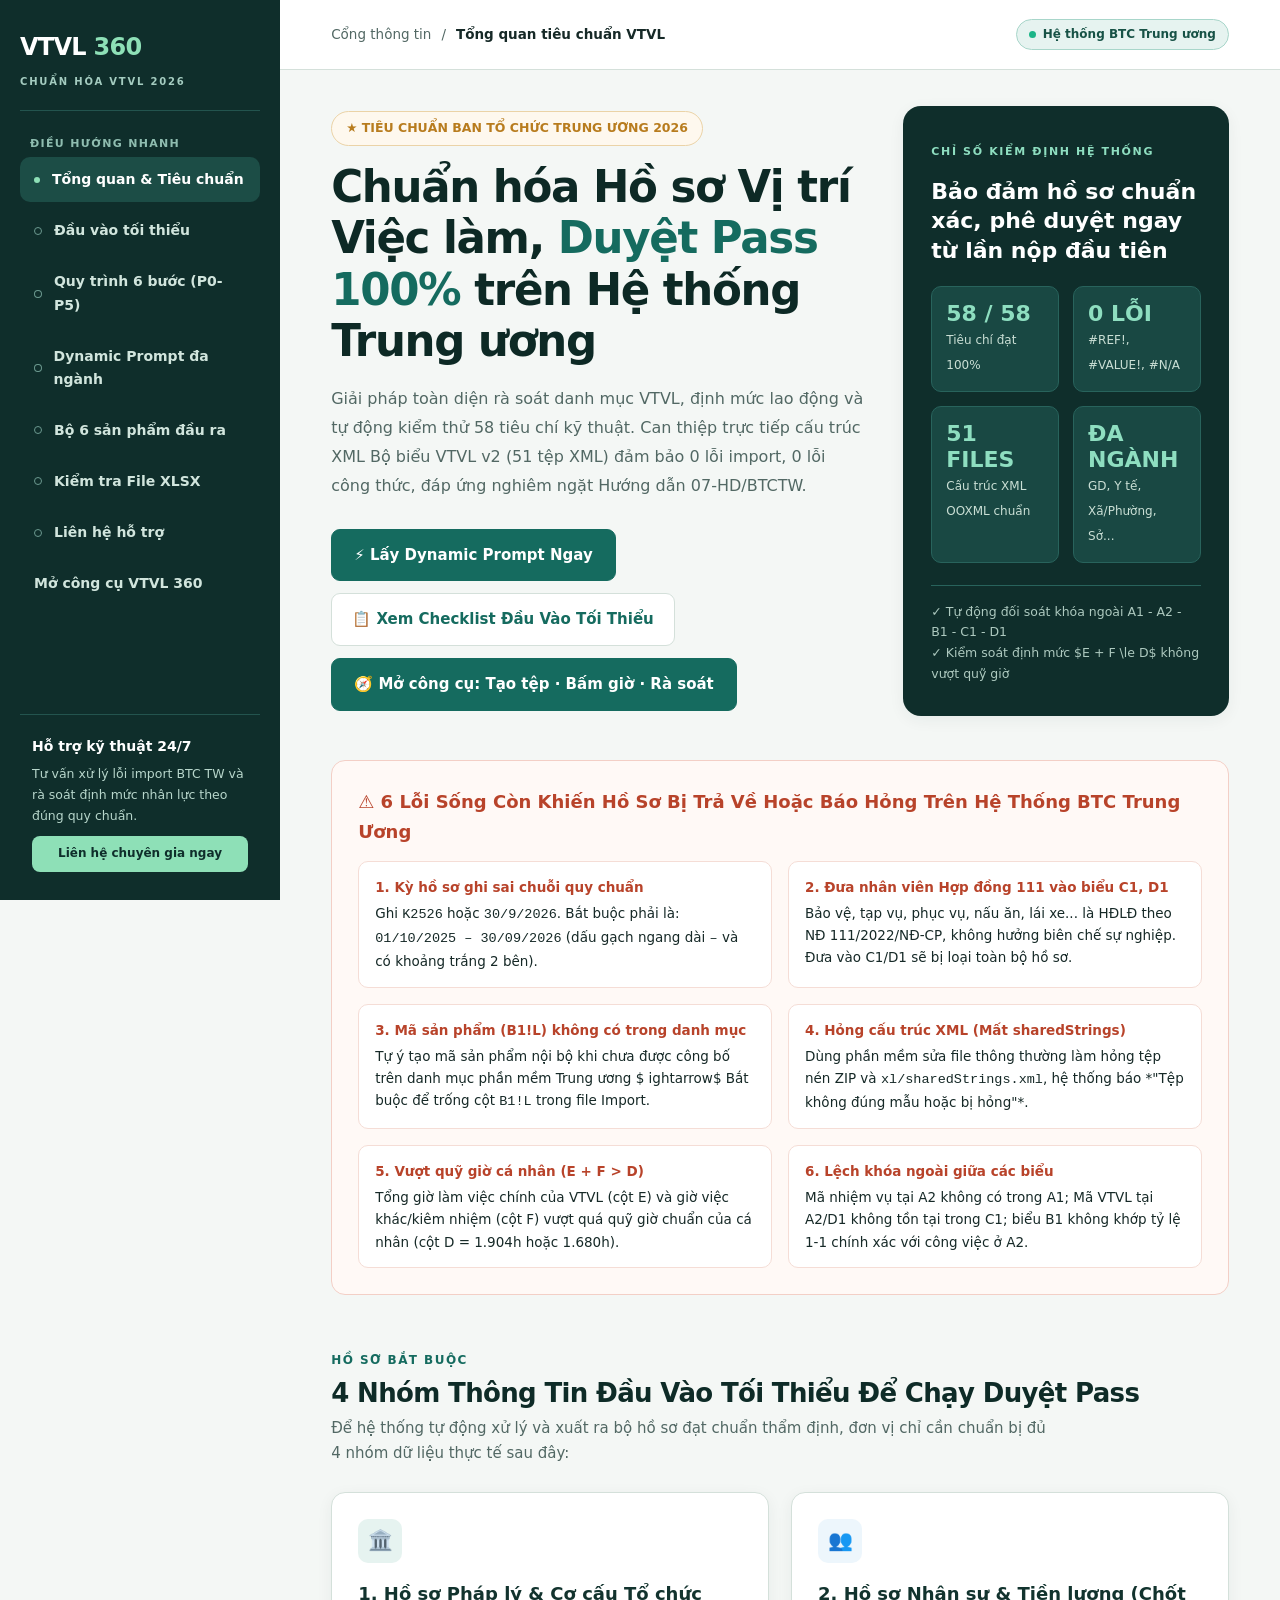
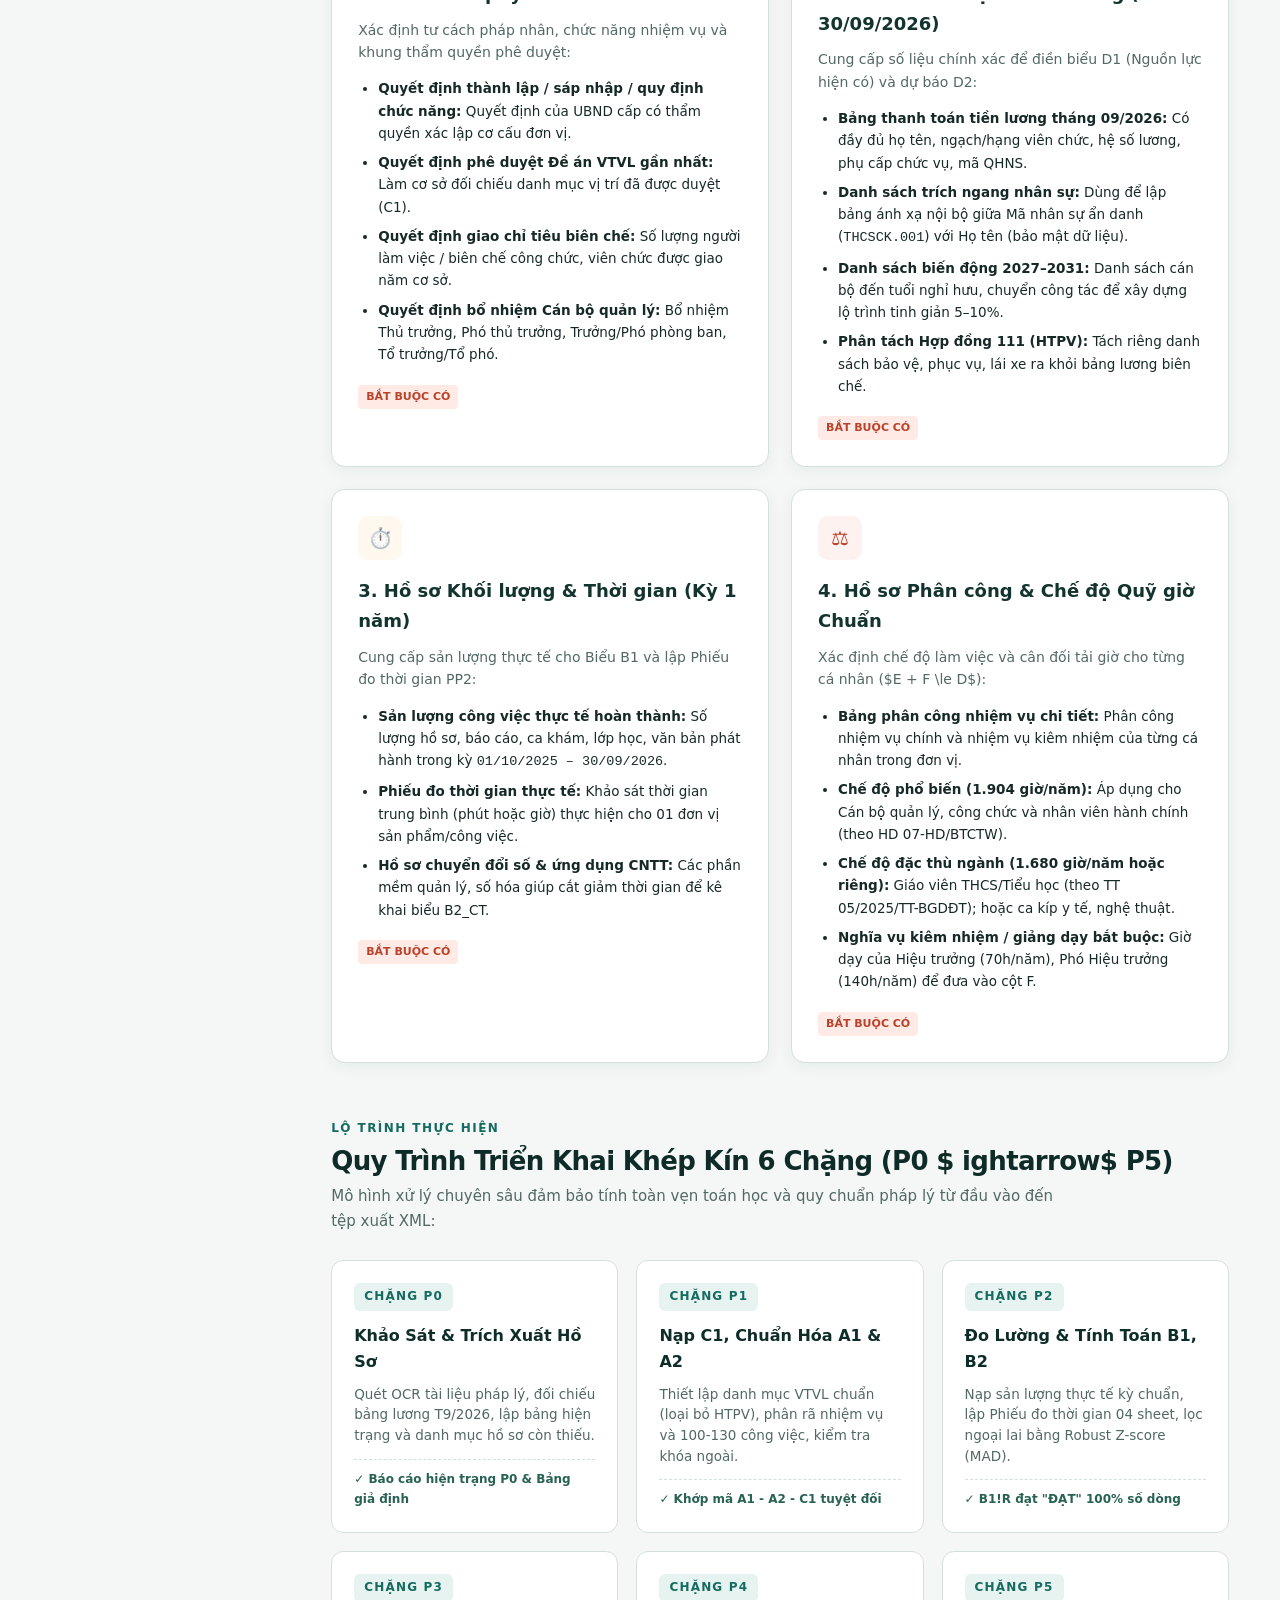
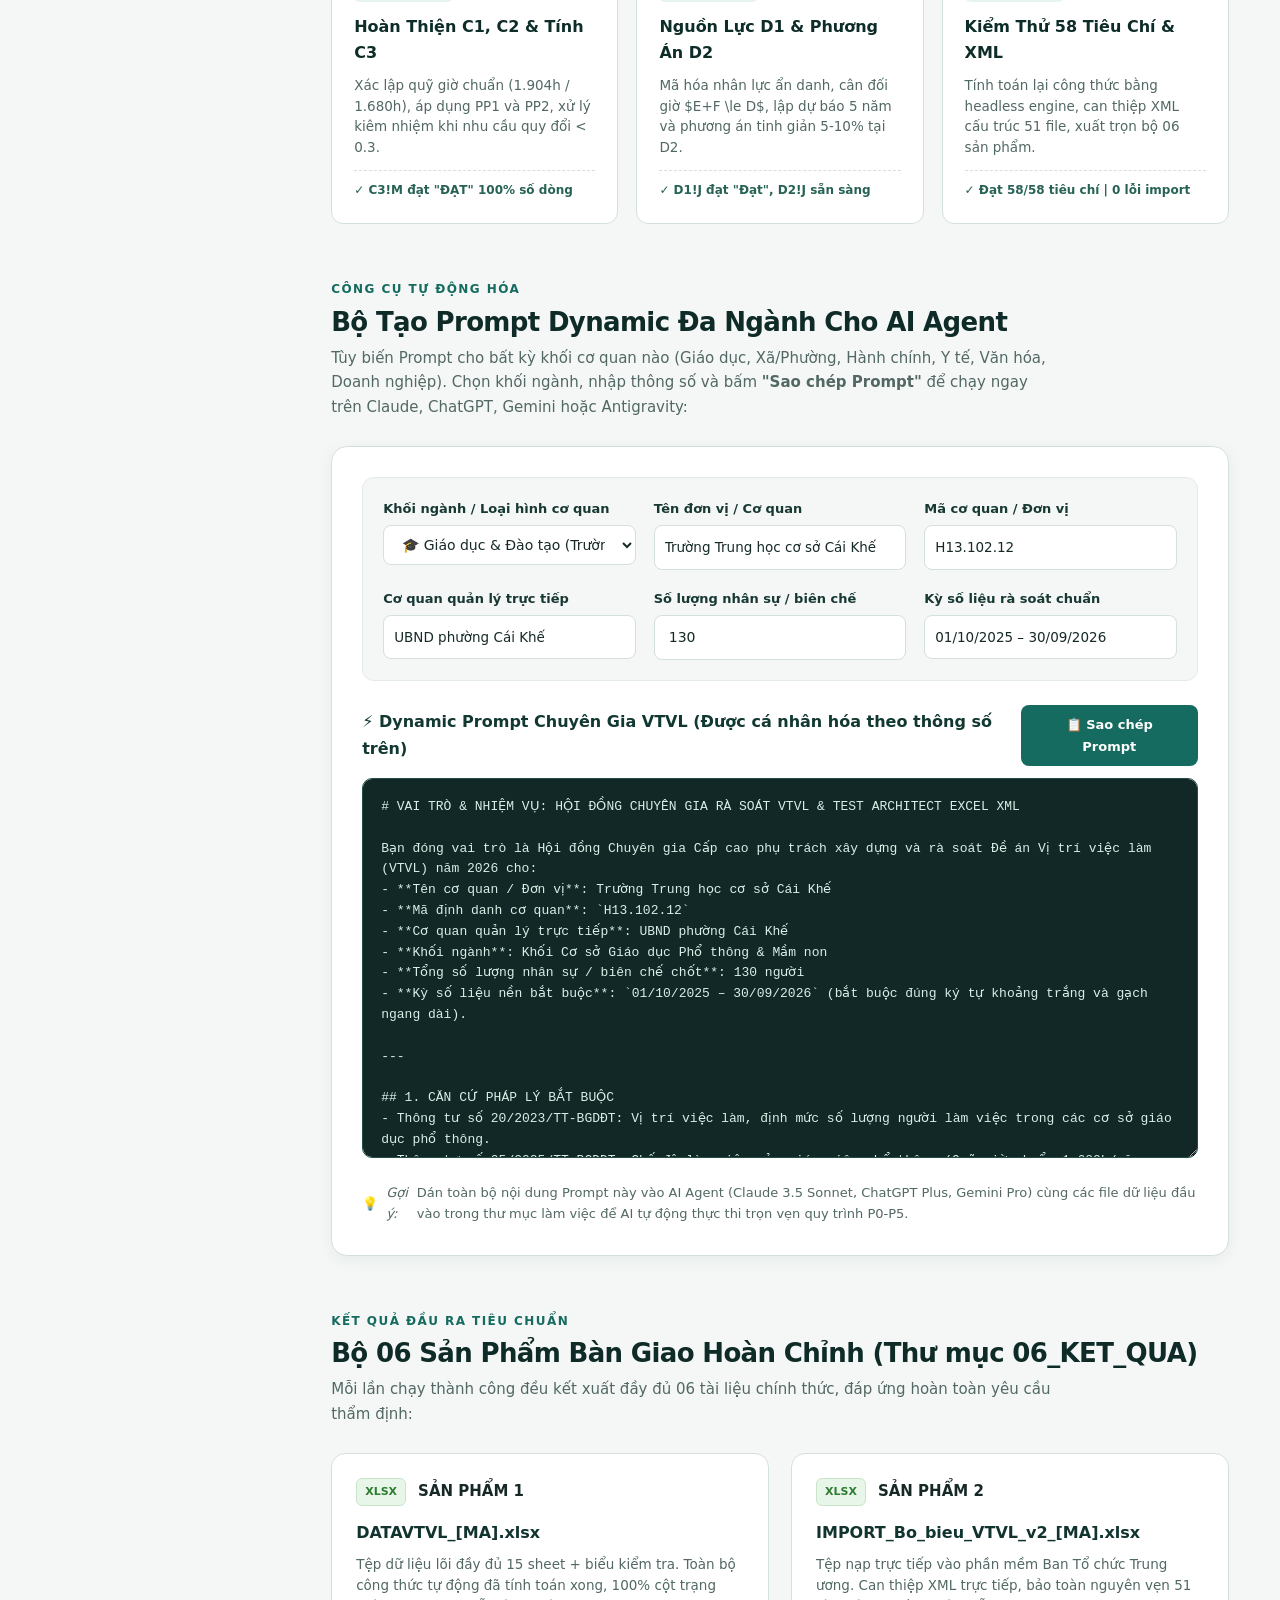
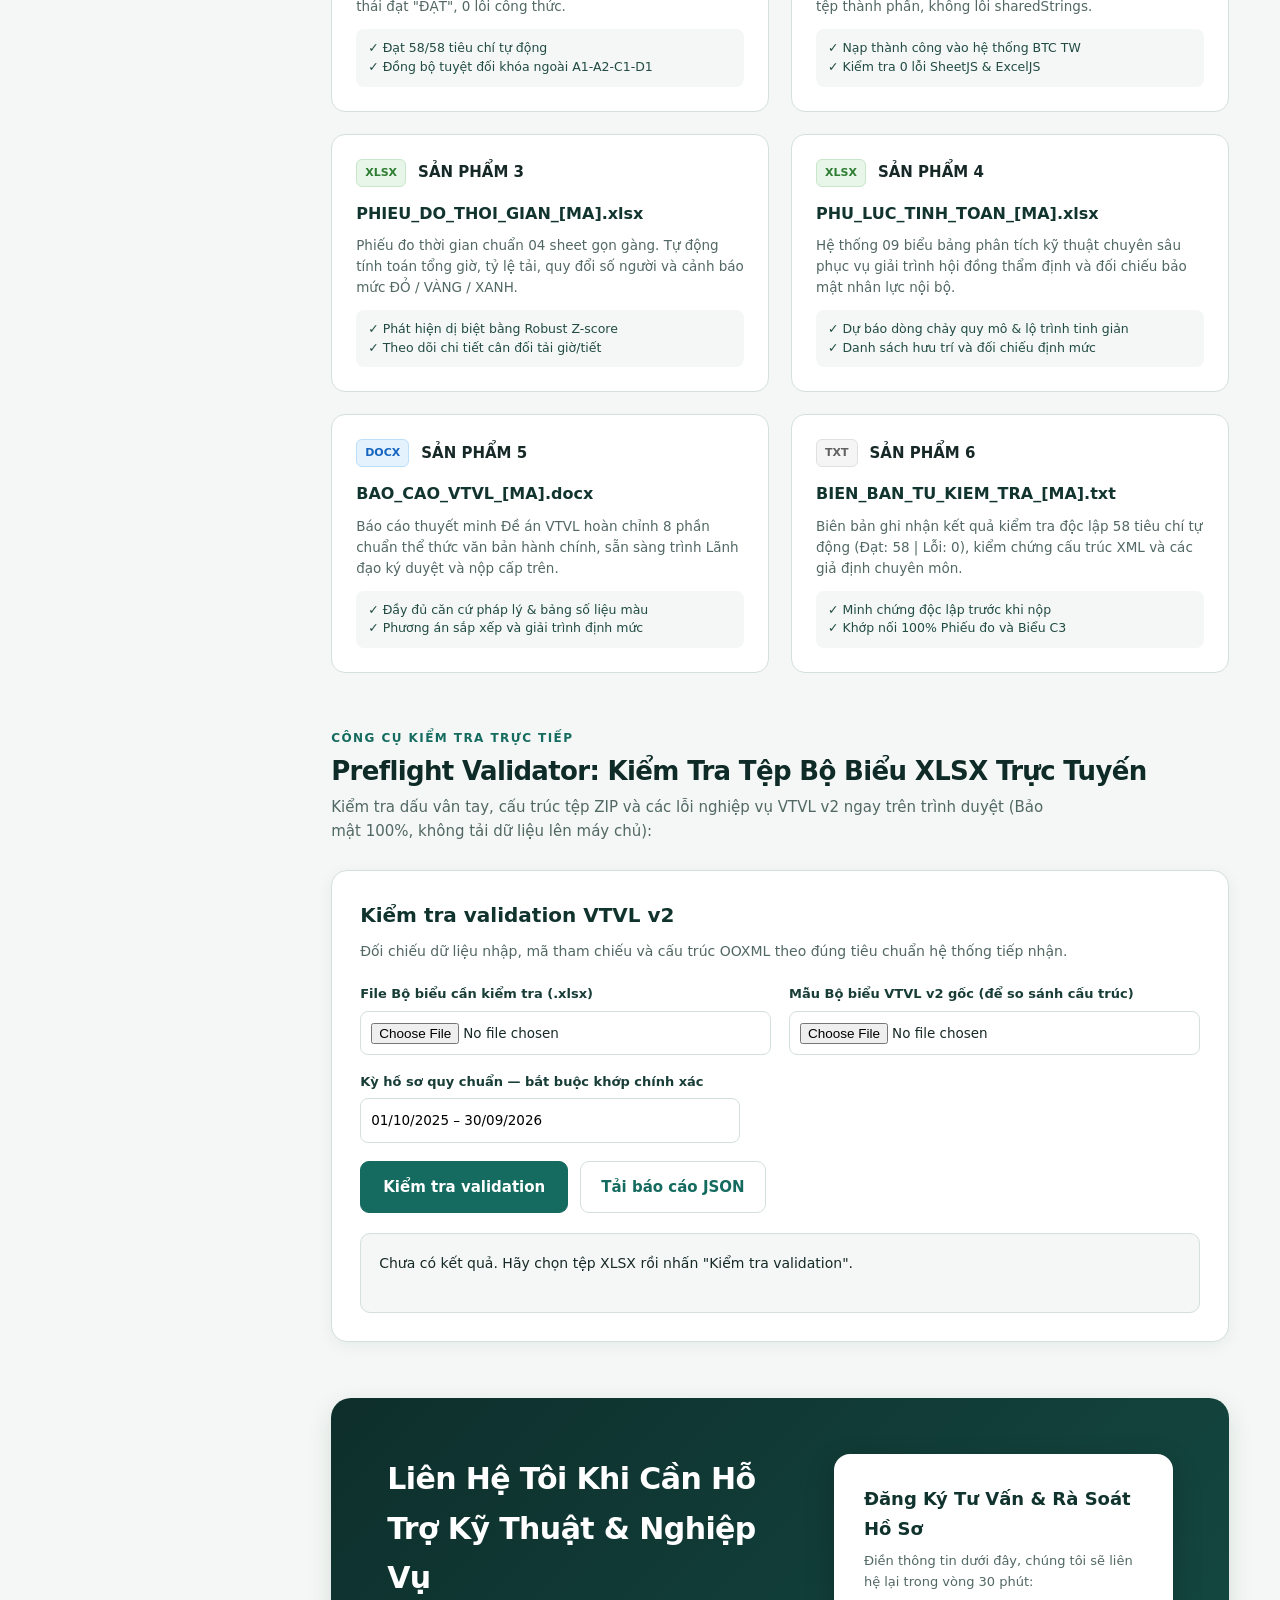
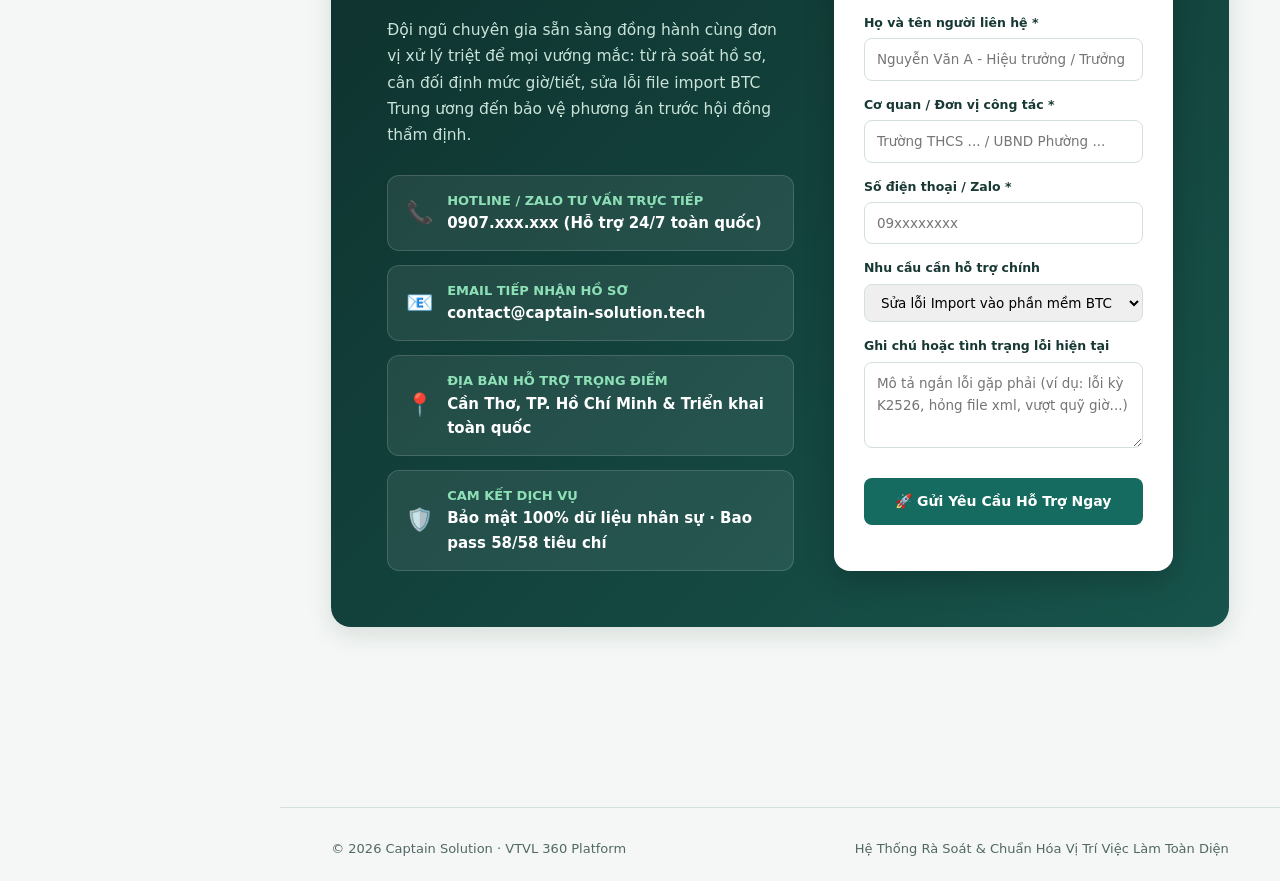
<file: public/index.html>
<!doctype html>
<html lang="vi">
<head>
<meta charset="utf-8">
<meta name="viewport" content="width=device-width,initial-scale=1">
<meta name="theme-color" content="#0f2e2b">
<meta name="description" content="Nền tảng Chuẩn hóa Vị trí Việc làm 2026: Hướng dẫn thông tin đầu vào tối thiểu để duyệt pass hệ thống Trung ương, bộ Dynamic Prompt đa ngành cho AI Agent, quy trình chuẩn 6 bước và bộ 6 sản phẩm đầu ra hoàn chỉnh.">
<title>VTVL 360 — Chuẩn Hóa Vị Trí Việc Làm 2026 (Pass Hệ Thống BTC Trung Ương)</title>
<link rel="icon" href="/favicon.ico" sizes="any">
<link rel="icon" href="/favicon.svg" type="image/svg+xml">
<link rel="apple-touch-icon" href="/apple-touch-icon.png">
<link rel="manifest" href="/site.webmanifest">
<meta name="application-name" content="VTVL 360">
<meta name="apple-mobile-web-app-capable" content="yes">
<meta name="apple-mobile-web-app-status-bar-style" content="black-translucent">
<meta name="apple-mobile-web-app-title" content="VTVL 360">
<meta name="format-detection" content="telephone=no">
<link rel="canonical" href="https://vtvl.captain-solution.tech/">
<meta property="og:type" content="website">
<meta property="og:site_name" content="VTVL 360">
<meta property="og:locale" content="vi_VN">
<meta property="og:title" content="VTVL 360 — Chuẩn hóa vị trí việc làm 2026">
<meta property="og:description" content="Tạo tệp đơn vị, bấm giờ, nạp phiếu và rà soát 9 biểu VTVL ngay trên trình duyệt. Dữ liệu không rời khỏi máy.">
<meta property="og:url" content="https://vtvl.captain-solution.tech/">
<meta property="og:image" content="https://vtvl.captain-solution.tech/og-image.png">
<meta property="og:image:width" content="1200">
<meta property="og:image:height" content="630">
<meta property="og:image:alt" content="VTVL 360 — Vị trí việc làm">
<meta name="twitter:card" content="summary_large_image">
<meta name="twitter:title" content="VTVL 360 — Chuẩn hóa vị trí việc làm 2026">
<meta name="twitter:description" content="Tạo tệp đơn vị, bấm giờ, nạp phiếu và rà soát 9 biểu VTVL ngay trên trình duyệt.">
<meta name="twitter:image" content="https://vtvl.captain-solution.tech/og-image.png">

<style>
:root {
  --nav: #0f2e2b;
  --nav-dark: #0a201e;
  --nav-hover: #1a4d48;
  --ink: #162927;
  --muted: #526864;
  --border: #d4e0da;
  --border-light: #e5ece8;
  --paper: #f4f7f5;
  --white: #ffffff;
  --accent: #156b5f;
  --accent-hover: #0f4f46;
  --accent-light: #e6f3f0;
  --warn: #b8432a;
  --warn-light: #fdf2ef;
  --gold: #b87c1e;
  --gold-light: #fef8ee;
  --blue: #1c5e87;
  --blue-light: #edf6fc;
  --card-shadow: 0 4px 16px rgba(15, 46, 43, 0.06);
  --hover-shadow: 0 8px 24px rgba(15, 46, 43, 0.12);
}
* { box-sizing: border-box; margin: 0; padding: 0; }
html { scroll-behavior: smooth; }
body {
  background: var(--paper);
  color: var(--ink);
  font: 15px/1.65 system-ui, -apple-system, BlinkMacSystemFont, "Segoe UI", Roboto, "Helvetica Neue", Arial, sans-serif;
  min-height: 100vh;
}
button, input, select, textarea { font: inherit; }
button { cursor: pointer; }
a { color: var(--accent); text-decoration: none; }
a:hover { text-decoration: underline; }
:focus-visible { outline: 3px solid var(--gold); outline-offset: 3px; }

/* Layout */
.app {
  display: grid;
  grid-template-columns: 280px 1fr;
  min-height: 100vh;
}
@media (max-width: 1024px) {
  .app { grid-template-columns: 1fr; }
  aside { display: none; position: fixed; z-index: 100; top: 0; left: 0; bottom: 0; width: 300px; box-shadow: 4px 0 24px rgba(0,0,0,0.25); }
  aside.open { display: flex; }
}

/* Sidebar */
aside {
  background: var(--nav);
  color: #e6f2ec;
  padding: 28px 20px;
  display: flex;
  flex-direction: column;
  gap: 24px;
  position: sticky;
  top: 0;
  height: 100vh;
  overflow-y: auto;
}
.brand {
  padding-bottom: 20px;
  border-bottom: 1px solid #23544e;
}
.brand strong {
  font-size: 24px;
  letter-spacing: -0.03em;
  display: block;
  color: #fff;
}
.brand strong span { color: #8ee0b7; }
.brand small {
  display: block;
  margin-top: 6px;
  color: #a4ccc0;
  font-size: 10px;
  letter-spacing: 0.18em;
  font-weight: 700;
  text-transform: uppercase;
}
.nav-caption {
  font-size: 11px;
  font-weight: 750;
  letter-spacing: 0.12em;
  color: #8fbdb0;
  padding: 0 10px 4px;
  text-transform: uppercase;
}
.nav {
  display: grid;
  gap: 6px;
}
.nav a, .nav button {
  border: 0;
  background: transparent;
  color: #d1e5dd;
  text-align: left;
  border-radius: 10px;
  padding: 11px 14px;
  display: flex;
  align-items: center;
  gap: 12px;
  font-size: 14px;
  font-weight: 600;
  transition: all 0.15s ease;
  width: 100%;
}
.nav a:hover, .nav button:hover, .nav button.active {
  background: #1c4d46;
  color: #fff;
  text-decoration: none;
}
.nav button.active:before {
  content: "";
  width: 6px;
  height: 6px;
  background: #8ee0b7;
  border-radius: 50%;
}
.nav button:not(.active):before {
  content: "";
  width: 6px;
  height: 6px;
  border: 1px solid #6b998f;
  border-radius: 50%;
}
.side-support {
  margin-top: auto;
  border-top: 1px solid #23544e;
  padding: 20px 12px 0;
  font-size: 12.5px;
  color: #b7d6cb;
}
.side-support strong { display: block; color: #fff; margin-bottom: 6px; font-size: 14px; }
.side-support .btn-contact {
  display: inline-block;
  margin-top: 10px;
  background: #8ee0b7;
  color: #0f2e2b;
  font-weight: 700;
  padding: 8px 14px;
  border-radius: 8px;
  font-size: 12px;
  text-align: center;
  width: 100%;
}
.side-support .btn-contact:hover { background: #b1ecd1; text-decoration: none; }

/* Main layout */
.main {
  min-width: 0;
  display: flex;
  flex-direction: column;
}
header {
  height: 70px;
  display: flex;
  align-items: center;
  justify-content: space-between;
  padding: 0 clamp(20px, 4vw, 56px);
  background: #fff;
  border-bottom: 1px solid var(--border);
  position: sticky;
  top: 0;
  z-index: 50;
}
.crumb {
  font-size: 13.5px;
  color: var(--muted);
  display: flex;
  align-items: center;
  gap: 10px;
}
.crumb strong { color: var(--ink); }
#mobile-menu {
  display: none;
  background: transparent;
  border: 1px solid var(--border);
  padding: 6px 10px;
  border-radius: 6px;
  font-size: 16px;
}
@media (max-width: 1024px) {
  #mobile-menu { display: inline-block; }
}
.environment {
  font-size: 12px;
  color: #175246;
  background: var(--accent-light);
  border: 1px solid #a8d6ca;
  padding: 5px 12px;
  border-radius: 100px;
  font-weight: 600;
  display: flex;
  align-items: center;
  gap: 7px;
}
.environment:before {
  content: "";
  display: inline-block;
  width: 7px;
  height: 7px;
  border-radius: 50%;
  background: #1cb588;
}

main {
  max-width: 1320px;
  width: 100%;
  margin: 0 auto;
  padding: 36px clamp(20px, 4vw, 56px) 100px;
  flex: 1;
}

/* Page sections */
.page-section {
  display: none;
}
.page-section.active {
  display: block;
}

/* Hero Section */
.hero {
  display: grid;
  grid-template-columns: minmax(0, 1.4fr) minmax(320px, 0.85fr);
  gap: 36px;
  align-items: stretch;
  margin-bottom: 44px;
}
@media (max-width: 900px) {
  .hero { grid-template-columns: 1fr; }
}
.hero-copy {
  display: flex;
  flex-direction: column;
  justify-content: center;
}
.badge-central {
  display: inline-flex;
  align-items: center;
  gap: 8px;
  background: var(--gold-light);
  color: var(--gold);
  border: 1px solid #ebd3a7;
  padding: 6px 14px;
  border-radius: 100px;
  font-size: 12.5px;
  font-weight: 700;
  margin-bottom: 16px;
  align-self: flex-start;
}
h1 {
  font-size: clamp(30px, 3.4vw, 46px);
  line-height: 1.18;
  letter-spacing: -0.03em;
  margin-bottom: 18px;
  font-weight: 800;
  color: #0d2925;
}
h1 em {
  font-style: normal;
  color: var(--accent);
}
.lead {
  font-size: 16px;
  color: var(--muted);
  line-height: 1.8;
  margin-bottom: 28px;
  max-width: 66ch;
}
.actions {
  display: flex;
  flex-wrap: wrap;
  gap: 12px;
}
.btn-primary {
  background: var(--accent);
  color: #fff;
  padding: 13px 22px;
  border-radius: 9px;
  font-weight: 700;
  border: 1px solid var(--accent);
  display: inline-flex;
  align-items: center;
  gap: 8px;
  transition: all 0.15s ease;
}
.btn-primary:hover {
  background: var(--accent-hover);
  text-decoration: none;
  color: #fff;
}
.btn-secondary {
  background: #fff;
  color: var(--accent);
  padding: 13px 20px;
  border-radius: 9px;
  font-weight: 700;
  border: 1px solid var(--border);
  display: inline-flex;
  align-items: center;
  gap: 8px;
  transition: all 0.15s ease;
}
.btn-secondary:hover {
  background: var(--paper);
  border-color: var(--accent);
  text-decoration: none;
}

/* Hero Status Card */
.hero-box {
  background: var(--nav);
  color: #eaf3ee;
  border-radius: 18px;
  padding: 32px 28px;
  display: flex;
  flex-direction: column;
  justify-content: space-between;
  box-shadow: var(--card-shadow);
}
.hero-box .caption {
  font-size: 11px;
  letter-spacing: 0.15em;
  font-weight: 750;
  color: #8edec0;
  text-transform: uppercase;
}
.hero-box h3 {
  font-size: 22px;
  line-height: 1.35;
  margin: 14px 0 20px;
  color: #fff;
}
.stats-grid {
  display: grid;
  grid-template-columns: 1fr 1fr;
  gap: 14px;
  margin-bottom: 22px;
}
.stat-item {
  background: #194843;
  padding: 14px;
  border-radius: 10px;
  border: 1px solid #28635c;
}
.stat-item strong {
  display: block;
  font-size: 22px;
  color: #8edec0;
  font-variant-numeric: tabular-nums;
  line-height: 1.2;
}
.stat-item span {
  font-size: 12px;
  color: #cadfd5;
}
.hero-note {
  font-size: 12.5px;
  color: #adc9bf;
  border-top: 1px solid #28635c;
  padding-top: 16px;
}

/* Section styling */
.section-block {
  margin-top: 56px;
}
.section-head {
  margin-bottom: 26px;
}
.section-head .sub {
  font-size: 12px;
  font-weight: 750;
  letter-spacing: 0.12em;
  color: var(--accent);
  text-transform: uppercase;
  display: block;
  margin-bottom: 6px;
}
.section-head h2 {
  font-size: 26px;
  letter-spacing: -0.025em;
  color: #0e2b27;
  line-height: 1.3;
}
.section-head p {
  color: var(--muted);
  font-size: 15px;
  margin-top: 6px;
  max-width: 76ch;
}

/* Card Grids */
.grid-2 {
  display: grid;
  grid-template-columns: 1fr 1fr;
  gap: 22px;
}
.grid-3 {
  display: grid;
  grid-template-columns: repeat(auto-fit, minmax(320px, 1fr));
  gap: 22px;
}
.grid-4 {
  display: grid;
  grid-template-columns: repeat(auto-fit, minmax(250px, 1fr));
  gap: 18px;
}
@media (max-width: 768px) {
  .grid-2, .grid-3, .grid-4 { grid-template-columns: 1fr; }
}

.card {
  background: #fff;
  border: 1px solid var(--border);
  border-radius: 14px;
  padding: 26px;
  box-shadow: var(--card-shadow);
  transition: transform 0.15s ease, box-shadow 0.15s ease;
}
.card:hover {
  transform: translateY(-2px);
  box-shadow: var(--hover-shadow);
}
.card-icon {
  width: 44px;
  height: 44px;
  border-radius: 10px;
  display: flex;
  align-items: center;
  justify-content: center;
  font-size: 20px;
  margin-bottom: 16px;
}
.icon-green { background: var(--accent-light); color: var(--accent); }
.icon-gold { background: var(--gold-light); color: var(--gold); }
.icon-blue { background: var(--blue-light); color: var(--blue); }
.icon-red { background: var(--warn-light); color: var(--warn); }

.card h3 {
  font-size: 18px;
  margin-bottom: 10px;
  color: #12332e;
}
.card p {
  font-size: 14px;
  color: var(--muted);
  line-height: 1.6;
}
.card ul {
  margin-top: 14px;
  padding-left: 20px;
  font-size: 13.5px;
  color: var(--ink);
}
.card li { margin-bottom: 7px; }
.card .tag {
  display: inline-block;
  font-size: 11px;
  font-weight: 700;
  padding: 3px 8px;
  border-radius: 4px;
  margin-top: 12px;
}
.tag-required { background: #ffeae6; color: var(--warn); }
.tag-system { background: #e3f2fd; color: #1565c0; }
.tag-pass { background: #e8f5e9; color: #2e7d32; }

/* Failure Points Box */
.warning-box {
  background: #fff9f6;
  border: 1px solid #f3cfc6;
  border-radius: 14px;
  padding: 26px;
  margin-bottom: 32px;
}
.warning-box h3 {
  color: var(--warn);
  font-size: 18px;
  display: flex;
  align-items: center;
  gap: 10px;
  margin-bottom: 14px;
}
.failure-points {
  display: grid;
  grid-template-columns: repeat(auto-fit, minmax(280px, 1fr));
  gap: 16px;
}
.failure-item {
  background: #fff;
  border: 1px solid #f5ddd6;
  border-radius: 10px;
  padding: 14px 16px;
  font-size: 13.5px;
}
.failure-item strong {
  display: block;
  color: var(--warn);
  margin-bottom: 4px;
}

/* Pipeline steps (P0 -> P5) */
.steps-pipeline {
  display: grid;
  grid-template-columns: repeat(auto-fit, minmax(280px, 1fr));
  gap: 18px;
  position: relative;
}
.step-card {
  background: #fff;
  border: 1px solid var(--border);
  border-radius: 12px;
  padding: 22px;
  position: relative;
  display: flex;
  flex-direction: column;
}
.step-num {
  font-size: 12px;
  font-weight: 800;
  letter-spacing: 0.1em;
  color: var(--accent);
  background: var(--accent-light);
  padding: 4px 10px;
  border-radius: 6px;
  align-self: flex-start;
  margin-bottom: 12px;
}
.step-card h4 {
  font-size: 16px;
  margin-bottom: 8px;
  color: #0e2d29;
}
.step-card p {
  font-size: 13.5px;
  color: var(--muted);
  line-height: 1.55;
  margin-bottom: 12px;
}
.step-card .step-verify {
  margin-top: auto;
  border-top: 1px dashed var(--border);
  padding-top: 10px;
  font-size: 12px;
  color: #276255;
  font-weight: 600;
}

/* Prompt Generator Section */
.prompt-box {
  background: #fff;
  border: 1px solid var(--border);
  border-radius: 16px;
  padding: 30px;
  box-shadow: var(--card-shadow);
}
.prompt-controls {
  display: grid;
  grid-template-columns: repeat(auto-fit, minmax(240px, 1fr));
  gap: 18px;
  margin-bottom: 24px;
  background: var(--paper);
  padding: 20px;
  border-radius: 12px;
  border: 1px solid var(--border-light);
}
.field-group label {
  display: block;
  font-size: 13px;
  font-weight: 700;
  color: #173833;
  margin-bottom: 6px;
}
.field-group select, .field-group input {
  width: 100%;
  padding: 10px 14px;
  border: 1px solid var(--border);
  border-radius: 8px;
  background: #fff;
  font-size: 14px;
  color: var(--ink);
}
.field-group select:focus, .field-group input:focus {
  border-color: var(--accent);
  outline: none;
  box-shadow: 0 0 0 3px rgba(21, 107, 95, 0.15);
}
.prompt-output-header {
  display: flex;
  align-items: center;
  justify-content: space-between;
  margin-bottom: 12px;
}
.prompt-output-header h3 {
  font-size: 16px;
  color: #123832;
  display: flex;
  align-items: center;
  gap: 8px;
}
.btn-copy {
  background: var(--accent);
  color: #fff;
  border: none;
  padding: 9px 18px;
  border-radius: 8px;
  font-size: 13px;
  font-weight: 700;
  display: inline-flex;
  align-items: center;
  gap: 7px;
  transition: all 0.15s ease;
}
.btn-copy:hover {
  background: var(--accent-hover);
}
.btn-copy.copied {
  background: #1cb588;
}
.prompt-editor {
  width: 100%;
  height: 380px;
  background: #112826;
  color: #d8eee7;
  font-family: ui-monospace, SFMono-Regular, Menlo, Monaco, Consolas, "Liberation Mono", monospace;
  font-size: 13px;
  line-height: 1.6;
  padding: 18px;
  border-radius: 10px;
  border: 1px solid #234f48;
  resize: vertical;
  white-space: pre-wrap;
  word-break: break-word;
}
.prompt-guide {
  margin-top: 16px;
  font-size: 13px;
  color: var(--muted);
  display: flex;
  align-items: center;
  gap: 8px;
}

/* Deliverables Section */
.deliverable-card {
  background: #fff;
  border: 1px solid var(--border);
  border-radius: 14px;
  padding: 24px;
  display: flex;
  flex-direction: column;
  transition: transform 0.15s ease;
}
.deliverable-card:hover {
  transform: translateY(-2px);
  border-color: var(--accent);
}
.deliverable-header {
  display: flex;
  align-items: center;
  gap: 12px;
  margin-bottom: 14px;
}
.file-badge {
  font-size: 11px;
  font-weight: 800;
  padding: 4px 8px;
  border-radius: 6px;
  text-transform: uppercase;
}
.badge-xlsx { background: #e8f5e9; color: #2e7d32; border: 1px solid #c8e6c9; }
.badge-docx { background: #e3f2fd; color: #1565c0; border: 1px solid #bbdefb; }
.badge-txt { background: #f5f5f5; color: #616161; border: 1px solid #e0e0e0; }

.deliverable-card h4 {
  font-size: 16px;
  color: #11342f;
  margin-bottom: 8px;
}
.deliverable-card p {
  font-size: 13.5px;
  color: var(--muted);
  line-height: 1.55;
  margin-bottom: 12px;
}
.deliverable-specs {
  margin-top: auto;
  background: var(--paper);
  border-radius: 8px;
  padding: 10px 12px;
  font-size: 12.5px;
  color: #214b43;
  line-height: 1.5;
}

/* Preflight Tool Panel */
.panel {
  background: #fff;
  border: 1px solid var(--border);
  border-radius: 16px;
  padding: 28px;
  box-shadow: var(--card-shadow);
}
.panel h2 {
  font-size: 20px;
  color: #10332d;
  margin-bottom: 8px;
}
.vtvl-muted {
  font-size: 14px;
  color: var(--muted);
  margin-bottom: 20px;
}
.form-two {
  display: grid;
  grid-template-columns: 1fr 1fr;
  gap: 18px;
  margin-bottom: 16px;
}
@media (max-width: 768px) {
  .form-two { grid-template-columns: 1fr; }
}
.field {
  display: block;
  font-size: 13px;
  font-weight: 700;
  color: #183d37;
  margin-bottom: 6px;
}
input[type="file"], input[type="text"] {
  width: 100%;
  padding: 10px;
  border: 1px solid var(--border);
  border-radius: 8px;
  background: #fff;
  font-size: 13.5px;
}
.calc-actions {
  display: flex;
  gap: 12px;
  margin-top: 18px;
}
.vtvl-preflight {
  margin-top: 20px;
  background: var(--paper);
  border: 1px solid var(--border);
  border-radius: 10px;
  padding: 18px;
  font-size: 14px;
  min-height: 80px;
}
.vtvl-counts {
  display: flex;
  gap: 16px;
  margin: 14px 0;
  flex-wrap: wrap;
}
.vtvl-count {
  background: #fff;
  border: 1px solid var(--border);
  padding: 10px 16px;
  border-radius: 8px;
}
.vtvl-count strong { font-size: 20px; color: var(--ink); display: block; }
.vtvl-count small { font-size: 12px; color: var(--muted); }
.vtvl-issues {
  max-height: 380px;
  overflow-y: auto;
  border: 1px solid var(--border);
  border-radius: 8px;
  background: #fff;
  margin-top: 14px;
}
.vtvl-issue {
  padding: 12px 14px;
  border-bottom: 1px solid var(--border-light);
  font-size: 13px;
}
.vtvl-issue strong { font-size: 12px; color: var(--warn); margin-right: 8px; }
.vtvl-issue.vtvl-warn strong { color: var(--gold); }
.vtvl-disclaimer {
  font-size: 12.5px;
  color: #8c5722;
  background: var(--gold-light);
  padding: 12px 16px;
  border-radius: 8px;
  margin-top: 14px;
  border: 1px solid #eed6b0;
}

/* Contact / Support Section */
.contact-section {
  background: linear-gradient(135deg, #0e2f2c 0%, #17544b 100%);
  color: #fff;
  border-radius: 20px;
  padding: clamp(32px, 5vw, 56px);
  margin-top: 56px;
  display: grid;
  grid-template-columns: minmax(0, 1.2fr) minmax(320px, 1fr);
  gap: 40px;
  box-shadow: var(--hover-shadow);
}
@media (max-width: 900px) {
  .contact-section { grid-template-columns: 1fr; }
}
.contact-info h2 {
  font-size: 30px;
  letter-spacing: -0.02em;
  margin-bottom: 14px;
  color: #fff;
}
.contact-info p {
  color: #c9e3d9;
  font-size: 15.5px;
  line-height: 1.7;
  margin-bottom: 26px;
}
.contact-methods {
  display: grid;
  gap: 14px;
}
.contact-method {
  display: flex;
  align-items: center;
  gap: 14px;
  background: rgba(255, 255, 255, 0.08);
  border: 1px solid rgba(255, 255, 255, 0.15);
  padding: 14px 18px;
  border-radius: 12px;
}
.contact-method-icon {
  font-size: 22px;
}
.contact-method strong {
  display: block;
  font-size: 13px;
  color: #8ee0b7;
}
.contact-method span {
  font-size: 15px;
  color: #fff;
  font-weight: 600;
}

.contact-form-card {
  background: #fff;
  color: var(--ink);
  border-radius: 16px;
  padding: 30px;
  box-shadow: 0 10px 30px rgba(0,0,0,0.2);
}
.contact-form-card h3 {
  font-size: 18px;
  color: #10332d;
  margin-bottom: 6px;
}
.contact-form-card p {
  font-size: 13px;
  color: var(--muted);
  margin-bottom: 20px;
}
.form-input {
  margin-bottom: 14px;
}
.form-input label {
  display: block;
  font-size: 12.5px;
  font-weight: 700;
  margin-bottom: 5px;
  color: #173833;
}
.form-input input, .form-input select, .form-input textarea {
  width: 100%;
  padding: 9px 12px;
  border: 1px solid var(--border);
  border-radius: 8px;
  font-size: 13.5px;
}
.btn-submit {
  width: 100%;
  background: var(--accent);
  color: #fff;
  border: none;
  padding: 12px;
  border-radius: 8px;
  font-weight: 750;
  font-size: 14px;
  transition: all 0.15s ease;
  margin-top: 8px;
}
.btn-submit:hover {
  background: var(--accent-hover);
}

/* Toast */
.toast {
  position: fixed;
  bottom: 24px;
  right: 24px;
  background: #11342f;
  color: #fff;
  padding: 12px 20px;
  border-radius: 8px;
  box-shadow: 0 8px 24px rgba(0,0,0,0.25);
  font-size: 13.5px;
  font-weight: 600;
  display: flex;
  align-items: center;
  gap: 10px;
  opacity: 0;
  transform: translateY(12px);
  transition: all 0.25s ease;
  z-index: 999;
  pointer-events: none;
}
.toast.show {
  opacity: 1;
  transform: translateY(0);
}
.toast:before {
  content: "✓";
  background: #8ee0b7;
  color: #0f2e2b;
  width: 20px;
  height: 20px;
  border-radius: 50%;
  display: inline-flex;
  align-items: center;
  justify-content: center;
  font-size: 11px;
  font-weight: bold;
}

/* Footer */
footer {
  margin-top: 80px;
  border-top: 1px solid var(--border);
  padding: 30px clamp(20px, 4vw, 56px);
  display: flex;
  justify-content: space-between;
  font-size: 13px;
  color: var(--muted);
}
@media (max-width: 600px) {
  footer { flex-direction: column; gap: 10px; text-align: center; }
}
</style>
</head>
<body>

<div class="app">
  <!-- Sidebar Navigation -->
  <aside id="side">
    <div class="brand">
      <strong>VTVL <span>360</span></strong>
      <small>Chuẩn Hóa VTVL 2026</small>
    </div>

    <div>
      <div class="nav-caption">ĐIỀU HƯỚNG NHANH</div>
      <nav class="nav" id="nav" aria-label="Điều hướng landing page">
        <button data-target="sec-hero" class="active">Tổng quan & Tiêu chuẩn</button>
        <button data-target="sec-inputs">Đầu vào tối thiểu</button>
        <button data-target="sec-pipeline">Quy trình 6 bước (P0-P5)</button>
        <button data-target="sec-prompt">Dynamic Prompt đa ngành</button>
        <button data-target="sec-deliverables">Bộ 6 sản phẩm đầu ra</button>
        <button data-target="sec-validator">Kiểm tra File XLSX</button>
        <button data-target="sec-contact">Liên hệ hỗ trợ</button>
        <a href="/vtvl360/">Mở công cụ VTVL 360</a>
      </nav>
    </div>

    <div class="side-support">
      <strong>Hỗ trợ kỹ thuật 24/7</strong>
      <p>Tư vấn xử lý lỗi import BTC TW và rà soát định mức nhân lực theo đúng quy chuẩn.</p>
      <a href="#sec-contact" class="btn-contact">Liên hệ chuyên gia ngay</a>
    </div>
  </aside>

  <!-- Main Content Area -->
  <div class="main">
    <header>
      <div class="crumb">
        <button type="button" id="mobile-menu" aria-label="Mở menu" aria-expanded="false">☰</button>
        <span>Cổng thông tin</span> / <strong id="current-title">Tổng quan tiêu chuẩn VTVL</strong>
      </div>
      <span class="environment">Hệ thống BTC Trung ương</span>
    </header>

    <main>
      <!-- HERO SECTION -->
      <section id="sec-hero" class="content-sec">
        <div class="hero">
          <div class="hero-copy">
            <div class="badge-central">★ TIÊU CHUẨN BAN TỔ CHỨC TRUNG ƯƠNG 2026</div>
            <h1>Chuẩn hóa Hồ sơ Vị trí Việc làm, <em>Duyệt Pass 100%</em> trên Hệ thống Trung ương</h1>
            <p class="lead">
              Giải pháp toàn diện rà soát danh mục VTVL, định mức lao động và tự động kiểm thử 58 tiêu chí kỹ thuật.
              Can thiệp trực tiếp cấu trúc XML Bộ biểu VTVL v2 (51 tệp XML) đảm bảo 0 lỗi import, 0 lỗi công thức, đáp ứng nghiêm ngặt Hướng dẫn 07-HD/BTCTW.
            </p>
            <div class="actions">
              <a href="#sec-prompt" class="btn-primary">⚡ Lấy Dynamic Prompt Ngay</a>
              <a href="#sec-inputs" class="btn-secondary">📋 Xem Checklist Đầu Vào Tối Thiểu</a>
              <a href="/vtvl360/" class="btn-primary">🧭 Mở công cụ: Tạo tệp · Bấm giờ · Rà soát</a>
            </div>
          </div>

          <div class="hero-box">
            <div>
              <span class="caption">CHỈ SỐ KIỂM ĐỊNH HỆ THỐNG</span>
              <h3>Bảo đảm hồ sơ chuẩn xác, phê duyệt ngay từ lần nộp đầu tiên</h3>
              <div class="stats-grid">
                <div class="stat-item">
                  <strong>58 / 58</strong>
                  <span>Tiêu chí đạt 100%</span>
                </div>
                <div class="stat-item">
                  <strong>0 LỖI</strong>
                  <span>#REF!, #VALUE!, #N/A</span>
                </div>
                <div class="stat-item">
                  <strong>51 FILES</strong>
                  <span>Cấu trúc XML OOXML chuẩn</span>
                </div>
                <div class="stat-item">
                  <strong>ĐA NGÀNH</strong>
                  <span>GD, Y tế, Xã/Phường, Sở...</span>
                </div>
              </div>
            </div>
            <div class="hero-note">
              ✓ Tự động đối soát khóa ngoài A1 - A2 - B1 - C1 - D1<br>
              ✓ Kiểm soát định mức $E + F \le D$ không vượt quỹ giờ
            </div>
          </div>
        </div>

        <!-- 6 LỖI SỐNG CÒN KHIẾN HỆ THỐNG TRUNG ƯƠNG TỪ CHỐI -->
        <div class="warning-box">
          <h3>⚠️ 6 Lỗi Sống Còn Khiến Hồ Sơ Bị Trả Về Hoặc Báo Hỏng Trên Hệ Thống BTC Trung Ương</h3>
          <div class="failure-points">
            <div class="failure-item">
              <strong>1. Kỳ hồ sơ ghi sai chuỗi quy chuẩn</strong>
              Ghi <code>K2526</code> hoặc <code>30/9/2026</code>. Bắt buộc phải là: <code>01/10/2025 – 30/09/2026</code> (dấu gạch ngang dài <code>–</code> và có khoảng trắng 2 bên).
            </div>
            <div class="failure-item">
              <strong>2. Đưa nhân viên Hợp đồng 111 vào biểu C1, D1</strong>
              Bảo vệ, tạp vụ, phục vụ, nấu ăn, lái xe... là HĐLĐ theo NĐ 111/2022/NĐ-CP, không hưởng biên chế sự nghiệp. Đưa vào C1/D1 sẽ bị loại toàn bộ hồ sơ.
            </div>
            <div class="failure-item">
              <strong>3. Mã sản phẩm (B1!L) không có trong danh mục</strong>
              Tự ý tạo mã sản phẩm nội bộ khi chưa được công bố trên danh mục phần mềm Trung ương $
ightarrow$ Bắt buộc để trống cột <code>B1!L</code> trong file Import.
            </div>
            <div class="failure-item">
              <strong>4. Hỏng cấu trúc XML (Mất sharedStrings)</strong>
              Dùng phần mềm sửa file thông thường làm hỏng tệp nén ZIP và <code>xl/sharedStrings.xml</code>, hệ thống báo *"Tệp không đúng mẫu hoặc bị hỏng"*.
            </div>
            <div class="failure-item">
              <strong>5. Vượt quỹ giờ cá nhân (E + F > D)</strong>
              Tổng giờ làm việc chính của VTVL (cột E) và giờ việc khác/kiêm nhiệm (cột F) vượt quá quỹ giờ chuẩn của cá nhân (cột D = 1.904h hoặc 1.680h).
            </div>
            <div class="failure-item">
              <strong>6. Lệch khóa ngoài giữa các biểu</strong>
              Mã nhiệm vụ tại A2 không có trong A1; Mã VTVL tại A2/D1 không tồn tại trong C1; biểu B1 không khớp tỷ lệ 1-1 chính xác với công việc ở A2.
            </div>
          </div>
        </div>
      </section>

      <!-- CHECKLIST ĐẦU VÀO TỐI THIỂU -->
      <section id="sec-inputs" class="content-sec section-block">
        <div class="section-head">
          <span class="sub">HỒ SƠ BẮT BUỘC</span>
          <h2>4 Nhóm Thông Tin Đầu Vào Tối Thiểu Để Chạy Duyệt Pass</h2>
          <p>Để hệ thống tự động xử lý và xuất ra bộ hồ sơ đạt chuẩn thẩm định, đơn vị chỉ cần chuẩn bị đủ 4 nhóm dữ liệu thực tế sau đây:</p>
        </div>

        <div class="grid-2">
          <!-- Nhóm 1 -->
          <div class="card">
            <div class="card-icon icon-green">🏛️</div>
            <h3>1. Hồ sơ Pháp lý & Cơ cấu Tổ chức</h3>
            <p>Xác định tư cách pháp nhân, chức năng nhiệm vụ và khung thẩm quyền phê duyệt:</p>
            <ul>
              <li><strong>Quyết định thành lập / sáp nhập / quy định chức năng:</strong> Quyết định của UBND cấp có thẩm quyền xác lập cơ cấu đơn vị.</li>
              <li><strong>Quyết định phê duyệt Đề án VTVL gần nhất:</strong> Làm cơ sở đối chiếu danh mục vị trí đã được duyệt (C1).</li>
              <li><strong>Quyết định giao chỉ tiêu biên chế:</strong> Số lượng người làm việc / biên chế công chức, viên chức được giao năm cơ sở.</li>
              <li><strong>Quyết định bổ nhiệm Cán bộ quản lý:</strong> Bổ nhiệm Thủ trưởng, Phó thủ trưởng, Trưởng/Phó phòng ban, Tổ trưởng/Tổ phó.</li>
            </ul>
            <span class="tag tag-required">BẮT BUỘC CÓ</span>
          </div>

          <!-- Nhóm 2 -->
          <div class="card">
            <div class="card-icon icon-blue">👥</div>
            <h3>2. Hồ sơ Nhân sự & Tiền lương (Chốt 30/09/2026)</h3>
            <p>Cung cấp số liệu chính xác để điền biểu D1 (Nguồn lực hiện có) và dự báo D2:</p>
            <ul>
              <li><strong>Bảng thanh toán tiền lương tháng 09/2026:</strong> Có đầy đủ họ tên, ngạch/hạng viên chức, hệ số lương, phụ cấp chức vụ, mã QHNS.</li>
              <li><strong>Danh sách trích ngang nhân sự:</strong> Dùng để lập bảng ánh xạ nội bộ giữa Mã nhân sự ẩn danh (<code>THCSCK.001</code>) với Họ tên (bảo mật dữ liệu).</li>
              <li><strong>Danh sách biến động 2027–2031:</strong> Danh sách cán bộ đến tuổi nghỉ hưu, chuyển công tác để xây dựng lộ trình tinh giản 5–10%.</li>
              <li><strong>Phân tách Hợp đồng 111 (HTPV):</strong> Tách riêng danh sách bảo vệ, phục vụ, lái xe ra khỏi bảng lương biên chế.</li>
            </ul>
            <span class="tag tag-required">BẮT BUỘC CÓ</span>
          </div>

          <!-- Nhóm 3 -->
          <div class="card">
            <div class="card-icon icon-gold">⏱️</div>
            <h3>3. Hồ sơ Khối lượng & Thời gian (Kỳ 1 năm)</h3>
            <p>Cung cấp sản lượng thực tế cho Biểu B1 và lập Phiếu đo thời gian PP2:</p>
            <ul>
              <li><strong>Sản lượng công việc thực tế hoàn thành:</strong> Số lượng hồ sơ, báo cáo, ca khám, lớp học, văn bản phát hành trong kỳ <code>01/10/2025 – 30/09/2026</code>.</li>
              <li><strong>Phiếu đo thời gian thực tế:</strong> Khảo sát thời gian trung bình (phút hoặc giờ) thực hiện cho 01 đơn vị sản phẩm/công việc.</li>
              <li><strong>Hồ sơ chuyển đổi số & ứng dụng CNTT:</strong> Các phần mềm quản lý, số hóa giúp cắt giảm thời gian để kê khai biểu B2_CT.</li>
            </ul>
            <span class="tag tag-required">BẮT BUỘC CÓ</span>
          </div>

          <!-- Nhóm 4 -->
          <div class="card">
            <div class="card-icon icon-red">⚖️</div>
            <h3>4. Hồ sơ Phân công & Chế độ Quỹ giờ Chuẩn</h3>
            <p>Xác định chế độ làm việc và cân đối tải giờ cho từng cá nhân ($E + F \le D$):</p>
            <ul>
              <li><strong>Bảng phân công nhiệm vụ chi tiết:</strong> Phân công nhiệm vụ chính và nhiệm vụ kiêm nhiệm của từng cá nhân trong đơn vị.</li>
              <li><strong>Chế độ phổ biến (1.904 giờ/năm):</strong> Áp dụng cho Cán bộ quản lý, công chức và nhân viên hành chính (theo HD 07-HD/BTCTW).</li>
              <li><strong>Chế độ đặc thù ngành (1.680 giờ/năm hoặc riêng):</strong> Giáo viên THCS/Tiểu học (theo TT 05/2025/TT-BGDĐT); hoặc ca kíp y tế, nghệ thuật.</li>
              <li><strong>Nghĩa vụ kiêm nhiệm / giảng dạy bắt buộc:</strong> Giờ dạy của Hiệu trưởng (70h/năm), Phó Hiệu trưởng (140h/năm) để đưa vào cột F.</li>
            </ul>
            <span class="tag tag-required">BẮT BUỘC CÓ</span>
          </div>
        </div>
      </section>

      <!-- QUY TRÌNH 6 CHẶNG (P0 -> P5) -->
      <section id="sec-pipeline" class="content-sec section-block">
        <div class="section-head">
          <span class="sub">LỘ TRÌNH THỰC HIỆN</span>
          <h2>Quy Trình Triển Khai Khép Kín 6 Chặng (P0 $
ightarrow$ P5)</h2>
          <p>Mô hình xử lý chuyên sâu đảm bảo tính toàn vẹn toán học và quy chuẩn pháp lý từ đầu vào đến tệp xuất XML:</p>
        </div>

        <div class="steps-pipeline">
          <div class="step-card">
            <span class="step-num">CHẶNG P0</span>
            <h4>Khảo Sát & Trích Xuất Hồ Sơ</h4>
            <p>Quét OCR tài liệu pháp lý, đối chiếu bảng lương T9/2026, lập bảng hiện trạng và danh mục hồ sơ còn thiếu.</p>
            <div class="step-verify">✓ Báo cáo hiện trạng P0 & Bảng giả định</div>
          </div>

          <div class="step-card">
            <span class="step-num">CHẶNG P1</span>
            <h4>Nạp C1, Chuẩn Hóa A1 & A2</h4>
            <p>Thiết lập danh mục VTVL chuẩn (loại bỏ HTPV), phân rã nhiệm vụ và 100-130 công việc, kiểm tra khóa ngoài.</p>
            <div class="step-verify">✓ Khớp mã A1 - A2 - C1 tuyệt đối</div>
          </div>

          <div class="step-card">
            <span class="step-num">CHẶNG P2</span>
            <h4>Đo Lường & Tính Toán B1, B2</h4>
            <p>Nạp sản lượng thực tế kỳ chuẩn, lập Phiếu đo thời gian 04 sheet, lọc ngoại lai bằng Robust Z-score (MAD).</p>
            <div class="step-verify">✓ B1!R đạt "ĐẠT" 100% số dòng</div>
          </div>

          <div class="step-card">
            <span class="step-num">CHẶNG P3</span>
            <h4>Hoàn Thiện C1, C2 & Tính C3</h4>
            <p>Xác lập quỹ giờ chuẩn (1.904h / 1.680h), áp dụng PP1 và PP2, xử lý kiêm nhiệm khi nhu cầu quy đổi < 0.3.</p>
            <div class="step-verify">✓ C3!M đạt "ĐẠT" 100% số dòng</div>
          </div>

          <div class="step-card">
            <span class="step-num">CHẶNG P4</span>
            <h4>Nguồn Lực D1 & Phương Án D2</h4>
            <p>Mã hóa nhân lực ẩn danh, cân đối giờ $E+F \le D$, lập dự báo 5 năm và phương án tinh giản 5-10% tại D2.</p>
            <div class="step-verify">✓ D1!J đạt "Đạt", D2!J sẵn sàng</div>
          </div>

          <div class="step-card">
            <span class="step-num">CHẶNG P5</span>
            <h4>Kiểm Thử 58 Tiêu Chí & XML</h4>
            <p>Tính toán lại công thức bằng headless engine, can thiệp XML cấu trúc 51 file, xuất trọn bộ 06 sản phẩm.</p>
            <div class="step-verify">✓ Đạt 58/58 tiêu chí | 0 lỗi import</div>
          </div>
        </div>
      </section>

      <!-- DYNAMIC PROMPT GENERATOR SECTION -->
      <section id="sec-prompt" class="content-sec section-block">
        <div class="section-head">
          <span class="sub">CÔNG CỤ TỰ ĐỘNG HÓA</span>
          <h2>Bộ Tạo Prompt Dynamic Đa Ngành Cho AI Agent</h2>
          <p>
            Tùy biến Prompt cho bất kỳ khối cơ quan nào (Giáo dục, Xã/Phường, Hành chính, Y tế, Văn hóa, Doanh nghiệp).
            Chọn khối ngành, nhập thông số và bấm <strong>"Sao chép Prompt"</strong> để chạy ngay trên Claude, ChatGPT, Gemini hoặc Antigravity:
          </p>
        </div>

        <div class="prompt-box">
          <div class="prompt-controls">
            <div class="field-group">
              <label for="sel-sector">Khối ngành / Loại hình cơ quan</label>
              <select id="sel-sector">
                <option value="education">🎓 Giáo dục & Đào tạo (Trường THCS, Tiểu học, Mầm non, THPT)</option>
                <option value="commune">🏛️ Hành chính Cấp Xã / Phường / Thị trấn (UBND Cấp Xã)</option>
                <option value="civil_service">🏢 Cơ quan Hành chính (Sở, Ban, Ngành, UBND Cấp Huyện)</option>
                <option value="health">🏥 Đơn vị Sự nghiệp Y tế (Bệnh viện, TTYT, Trạm Y tế)</option>
                <option value="culture">🎭 Đơn vị Sự nghiệp Văn hóa, Thể thao, Du lịch & Sự nghiệp khác</option>
                <option value="enterprise">🏭 Doanh nghiệp Nhà nước / Công ty TNHH MTV Nhà nước</option>
              </select>
            </div>

            <div class="field-group">
              <label for="inp-agency-name">Tên đơn vị / Cơ quan</label>
              <input type="text" id="inp-agency-name" value="Trường Trung học cơ sở Cái Khế">
            </div>

            <div class="field-group">
              <label for="inp-agency-code">Mã cơ quan / Đơn vị</label>
              <input type="text" id="inp-agency-code" value="H13.102.12">
            </div>

            <div class="field-group">
              <label for="inp-parent">Cơ quan quản lý trực tiếp</label>
              <input type="text" id="inp-parent" value="UBND phường Cái Khế">
            </div>

            <div class="field-group">
              <label for="inp-staff-count">Số lượng nhân sự / biên chế</label>
              <input type="number" id="inp-staff-count" value="130">
            </div>

            <div class="field-group">
              <label for="inp-period">Kỳ số liệu rà soát chuẩn</label>
              <input type="text" id="inp-period" value="01/10/2025 – 30/09/2026">
            </div>
          </div>

          <div class="prompt-output-header">
            <h3>⚡ Dynamic Prompt Chuyên Gia VTVL (Được cá nhân hóa theo thông số trên)</h3>
            <button class="btn-copy" id="btn-copy-prompt">📋 Sao chép Prompt</button>
          </div>

          <textarea class="prompt-editor" id="prompt-output" readonly></textarea>
          <div class="prompt-guide">
            💡 <em>Gợi ý:</em> Dán toàn bộ nội dung Prompt này vào AI Agent (Claude 3.5 Sonnet, ChatGPT Plus, Gemini Pro) cùng các file dữ liệu đầu vào trong thư mục làm việc để AI tự động thực thi trọn vẹn quy trình P0-P5.
          </div>
        </div>
      </section>

      <!-- SẢN PHẨM ĐẦU RA MONG MUỐN -->
      <section id="sec-deliverables" class="content-sec section-block">
        <div class="section-head">
          <span class="sub">KẾT QUẢ ĐẦU RA TIÊU CHUẨN</span>
          <h2>Bộ 06 Sản Phẩm Bàn Giao Hoàn Chỉnh (Thư mục 06_KET_QUA)</h2>
          <p>Mỗi lần chạy thành công đều kết xuất đầy đủ 06 tài liệu chính thức, đáp ứng hoàn toàn yêu cầu thẩm định:</p>
        </div>

        <div class="grid-3">
          <!-- Sp 1 -->
          <div class="deliverable-card">
            <div class="deliverable-header">
              <span class="file-badge badge-xlsx">XLSX</span>
              <strong>SẢN PHẨM 1</strong>
            </div>
            <h4>DATAVTVL_[MA].xlsx</h4>
            <p>Tệp dữ liệu lõi đầy đủ 15 sheet + biểu kiểm tra. Toàn bộ công thức tự động đã tính toán xong, 100% cột trạng thái đạt "ĐẠT", 0 lỗi công thức.</p>
            <div class="deliverable-specs">
              ✓ Đạt 58/58 tiêu chí tự động<br>
              ✓ Đồng bộ tuyệt đối khóa ngoài A1-A2-C1-D1
            </div>
          </div>

          <!-- Sp 2 -->
          <div class="deliverable-card">
            <div class="deliverable-header">
              <span class="file-badge badge-xlsx">XLSX</span>
              <strong>SẢN PHẨM 2</strong>
            </div>
            <h4>IMPORT_Bo_bieu_VTVL_v2_[MA].xlsx</h4>
            <p>Tệp nạp trực tiếp vào phần mềm Ban Tổ chức Trung ương. Can thiệp XML trực tiếp, bảo toàn nguyên vẹn 51 tệp thành phần, không lỗi sharedStrings.</p>
            <div class="deliverable-specs">
              ✓ Nạp thành công vào hệ thống BTC TW<br>
              ✓ Kiểm tra 0 lỗi SheetJS & ExcelJS
            </div>
          </div>

          <!-- Sp 3 -->
          <div class="deliverable-card">
            <div class="deliverable-header">
              <span class="file-badge badge-xlsx">XLSX</span>
              <strong>SẢN PHẨM 3</strong>
            </div>
            <h4>PHIEU_DO_THOI_GIAN_[MA].xlsx</h4>
            <p>Phiếu đo thời gian chuẩn 04 sheet gọn gàng. Tự động tính toán tổng giờ, tỷ lệ tải, quy đổi số người và cảnh báo mức ĐỎ / VÀNG / XANH.</p>
            <div class="deliverable-specs">
              ✓ Phát hiện dị biệt bằng Robust Z-score<br>
              ✓ Theo dõi chi tiết cân đối tải giờ/tiết
            </div>
          </div>

          <!-- Sp 4 -->
          <div class="deliverable-card">
            <div class="deliverable-header">
              <span class="file-badge badge-xlsx">XLSX</span>
              <strong>SẢN PHẨM 4</strong>
            </div>
            <h4>PHU_LUC_TINH_TOAN_[MA].xlsx</h4>
            <p>Hệ thống 09 biểu bảng phân tích kỹ thuật chuyên sâu phục vụ giải trình hội đồng thẩm định và đối chiếu bảo mật nhân lực nội bộ.</p>
            <div class="deliverable-specs">
              ✓ Dự báo dòng chảy quy mô & lộ trình tinh giản<br>
              ✓ Danh sách hưu trí và đối chiếu định mức
            </div>
          </div>

          <!-- Sp 5 -->
          <div class="deliverable-card">
            <div class="deliverable-header">
              <span class="file-badge badge-docx">DOCX</span>
              <strong>SẢN PHẨM 5</strong>
            </div>
            <h4>BAO_CAO_VTVL_[MA].docx</h4>
            <p>Báo cáo thuyết minh Đề án VTVL hoàn chỉnh 8 phần chuẩn thể thức văn bản hành chính, sẵn sàng trình Lãnh đạo ký duyệt và nộp cấp trên.</p>
            <div class="deliverable-specs">
              ✓ Đầy đủ căn cứ pháp lý & bảng số liệu màu<br>
              ✓ Phương án sắp xếp và giải trình định mức
            </div>
          </div>

          <!-- Sp 6 -->
          <div class="deliverable-card">
            <div class="deliverable-header">
              <span class="file-badge badge-txt">TXT</span>
              <strong>SẢN PHẨM 6</strong>
            </div>
            <h4>BIEN_BAN_TU_KIEM_TRA_[MA].txt</h4>
            <p>Biên bản ghi nhận kết quả kiểm tra độc lập 58 tiêu chí tự động (Đạt: 58 | Lỗi: 0), kiểm chứng cấu trúc XML và các giả định chuyên môn.</p>
            <div class="deliverable-specs">
              ✓ Minh chứng độc lập trước khi nộp<br>
              ✓ Khớp nối 100% Phiếu đo và Biểu C3
            </div>
          </div>
        </div>
      </section>

      <!-- PREFLIGHT VALIDATOR TOOL -->
      <section id="sec-validator" class="content-sec section-block">
        <div class="section-head">
          <span class="sub">CÔNG CỤ KIỂM TRA TRỰC TIẾP</span>
          <h2>Preflight Validator: Kiểm Tra Tệp Bộ Biểu XLSX Trực Tuyến</h2>
          <p>Kiểm tra dấu vân tay, cấu trúc tệp ZIP và các lỗi nghiệp vụ VTVL v2 ngay trên trình duyệt (Bảo mật 100%, không tải dữ liệu lên máy chủ):</p>
        </div>

        <div class="panel">
          <h2>Kiểm tra validation VTVL v2</h2>
          <p class="vtvl-muted">Đối chiếu dữ liệu nhập, mã tham chiếu và cấu trúc OOXML theo đúng tiêu chuẩn hệ thống tiếp nhận.</p>
          <div class="form-two">
            <div>
              <label class="field" for="vtvl-import">File Bộ biểu cần kiểm tra (.xlsx)</label>
              <input id="vtvl-import" type="file" accept=".xlsx">
            </div>
            <div>
              <label class="field" for="vtvl-template">Mẫu Bộ biểu VTVL v2 gốc (để so sánh cấu trúc)</label>
              <input id="vtvl-template" type="file" accept=".xlsx">
            </div>
          </div>

          <div style="margin-top:14px;max-width:380px">
            <label class="field" for="vtvl-period">Kỳ hồ sơ quy chuẩn — bắt buộc khớp chính xác</label>
            <input id="vtvl-period" type="text" value="01/10/2025 – 30/09/2026">
          </div>

          <div class="calc-actions">
            <button class="btn-primary" id="vtvl-check">Kiểm tra validation</button>
            <button class="btn-secondary" id="vtvl-save" disabled>Tải báo cáo JSON</button>
          </div>

          <div id="vtvl-result" class="vtvl-preflight" aria-live="polite">
            Chưa có kết quả. Hãy chọn tệp XLSX rồi nhấn "Kiểm tra validation".
          </div>
        </div>
      </section>

      <!-- LIÊN HỆ TÔI KHI CẦN HỖ TRỢ -->
      <section id="sec-contact" class="content-sec section-block">
        <div class="contact-section">
          <div class="contact-info">
            <h2>Liên Hệ Tôi Khi Cần Hỗ Trợ Kỹ Thuật & Nghiệp Vụ</h2>
            <p>
              Đội ngũ chuyên gia sẵn sàng đồng hành cùng đơn vị xử lý triệt để mọi vướng mắc: từ rà soát hồ sơ, cân đối định mức giờ/tiết, sửa lỗi file import BTC Trung ương đến bảo vệ phương án trước hội đồng thẩm định.
            </p>

            <div class="contact-methods">
              <div class="contact-method">
                <div class="contact-method-icon">📞</div>
                <div>
                  <strong>HOTLINE / ZALO TƯ VẤN TRỰC TIẾP</strong>
                  <span>0907.xxx.xxx (Hỗ trợ 24/7 toàn quốc)</span>
                </div>
              </div>

              <div class="contact-method">
                <div class="contact-method-icon">📧</div>
                <div>
                  <strong>EMAIL TIẾP NHẬN HỒ SƠ</strong>
                  <span>contact@captain-solution.tech</span>
                </div>
              </div>

              <div class="contact-method">
                <div class="contact-method-icon">📍</div>
                <div>
                  <strong>ĐỊA BÀN HỖ TRỢ TRỌNG ĐIỂM</strong>
                  <span>Cần Thơ, TP. Hồ Chí Minh & Triển khai toàn quốc</span>
                </div>
              </div>

              <div class="contact-method">
                <div class="contact-method-icon">🛡️</div>
                <div>
                  <strong>CAM KẾT DỊCH VỤ</strong>
                  <span>Bảo mật 100% dữ liệu nhân sự · Bao pass 58/58 tiêu chí</span>
                </div>
              </div>
            </div>
          </div>

          <!-- Form đăng ký hỗ trợ -->
          <div class="contact-form-card">
            <h3>Đăng Ký Tư Vấn & Rà Soát Hồ Sơ</h3>
            <p>Điền thông tin dưới đây, chúng tôi sẽ liên hệ lại trong vòng 30 phút:</p>

            <form id="form-support" onsubmit="event.preventDefault(); submitContact();">
              <div class="form-input">
                <label for="c-name">Họ và tên người liên hệ *</label>
                <input type="text" id="c-name" required placeholder="Nguyễn Văn A - Hiệu trưởng / Trưởng phòng">
              </div>

              <div class="form-input">
                <label for="c-agency">Cơ quan / Đơn vị công tác *</label>
                <input type="text" id="c-agency" required placeholder="Trường THCS ... / UBND Phường ...">
              </div>

              <div class="form-input">
                <label for="c-phone">Số điện thoại / Zalo *</label>
                <input type="tel" id="c-phone" required placeholder="09xxxxxxxx">
              </div>

              <div class="form-input">
                <label for="c-service">Nhu cầu cần hỗ trợ chính</label>
                <select id="c-service">
                  <option value="fix-import">Sửa lỗi Import vào phần mềm BTC Trung ương</option>
                  <option value="full-package">Xây dựng trọn gói hồ sơ VTVL (P0 -> P5)</option>
                  <option value="audit-check">Rà soát, kiểm thử 58 tiêu chí trên file có sẵn</option>
                  <option value="balance-quota">Đo lường thời gian & Cân đối định mức nhân lực</option>
                  <option value="ai-agent">Cài đặt và hướng dẫn chạy AI Agent tự động</option>
                </select>
              </div>

              <div class="form-input">
                <label for="c-note">Ghi chú hoặc tình trạng lỗi hiện tại</label>
                <textarea id="c-note" rows="3" placeholder="Mô tả ngắn lỗi gặp phải (ví dụ: lỗi kỳ K2526, hỏng file xml, vượt quỹ giờ...)"></textarea>
              </div>

              <button type="submit" class="btn-submit">🚀 Gửi Yêu Cầu Hỗ Trợ Ngay</button>
            </form>
          </div>
        </div>
      </section>
    </main>

    <footer>
      <span>© 2026 Captain Solution · VTVL 360 Platform</span>
      <span>Hệ Thống Rà Soát & Chuẩn Hóa Vị Trí Việc Làm Toàn Diện</span>
    </footer>
  </div>
</div>

<!-- Toast Popup Notification -->
<div class="toast" id="toast">Đã sao chép prompt vào bộ nhớ tạm!</div>

<script>
// Dynamic Prompt Templates for Multiple Sectors
const promptTemplates = {
  education: {
    sectorName: "Khối Cơ sở Giáo dục Phổ thông & Mầm non",
    legalBases: [
      "- Thông tư số 20/2023/TT-BGDĐT: Vị trí việc làm, định mức số lượng người làm việc trong các cơ sở giáo dục phổ thông.",
      "- Thông tư số 05/2025/TT-BGDĐT: Chế độ làm việc của giáo viên phổ thông (Quỹ giờ chuẩn 1.680h/năm, định mức 19 tiết/tuần THCS, 23 tiết/tuần Tiểu học).",
      "- Hướng dẫn số 07-HD/BTCTW ngày 19/10/2026 của Ban Tổ chức Trung ương.",
      "- Nghị định số 111/2022/NĐ-CP & NĐ 235/2026/NĐ-CP: Lao động hợp đồng hỗ trợ, phục vụ (TUYỆT ĐỐI KHÔNG ĐƯA VÀO C1, D1)."
    ],
    rules: [
      "1. Quỹ giờ chuẩn: CBQL & Nhân viên = 1.904h/năm (Phổ biến); Giáo viên = 1.680h/năm (Đặc thù 42 tuần x 40h).",
      "2. Giờ dạy học bắt buộc của CBQL (cột D1!F): Hiệu trưởng = 70h/năm (2 tiết x 35 tuần); Phó Hiệu trưởng = 140h/năm (4 tiết x 35 tuần).",
      "3. Định mức tối đa giáo viên: INT(1.90 x Số lớp) + 1 (Tổng phụ trách Đội).",
      "4. Kiêm nhiệm khi nhu cầu quy đổi PP2 < 0.3 người (C3!J = 0)."
    ]
  },
  commune: {
    sectorName: "Khối Cơ quan Hành chính Cấp Xã / Phường / Thị trấn",
    legalBases: [
      "- Nghị định số 33/2023/NĐ-CP: Quy định về cán bộ, công chức cấp xã và người hoạt động không chuyên trách.",
      "- Nghị định số 29/2024/NĐ-CP: Hướng dẫn tiêu chuẩn chức danh công chức cấp xã.",
      "- Hướng dẫn số 07-HD/BTCTW ngày 19/10/2026 của Ban Tổ chức Trung ương.",
      "- Nghị định số 111/2022/NĐ-CP: Hợp đồng lao động bảo vệ, tạp vụ cơ quan (không đưa vào C1, D1)."
    ],
    rules: [
      "1. Cán bộ chuyên trách: Bí thư, Phó Bí thư, Chủ tịch HĐND, Chủ tịch UBND, Phó Chủ tịch HĐND, Phó Chủ tịch UBND, Chủ tịch UBMTTQ và Trưởng các đoàn thể chính trị.",
      "2. Công chức cấp xã: Chỉ huy trưởng Quân sự, Văn phòng - Thống kê, Địa chính - Xây dựng - Đô thị/Môi trường, Tài chính - Kế toán, Tư pháp - Hộ tịch, Văn hóa - Xã hội.",
      "3. Chế độ làm việc: Phổ biến (1.904 giờ/người/năm, 40 giờ/tuần).",
      "4. Không đưa người hoạt động không chuyên trách vào biểu biên chế chính thức D1."
    ]
  },
  civil_service: {
    sectorName: "Khối Cơ quan Hành chính Nhà nước (Sở, Ban, Ngành, UBND Cấp Huyện)",
    legalBases: [
      "- Nghị định số 62/2020/NĐ-CP: Vị trí việc làm và biên chế công chức.",
      "- Thông tư số 03/2023/TT-BNV: Hướng dẫn vị trí việc làm công chức lãnh đạo, quản lý và chuyên môn dùng chung.",
      "- Hướng dẫn số 07-HD/BTCTW ngày 19/10/2026 của Ban Tổ chức Trung ương.",
      "- Nghị định số 111/2022/NĐ-CP: Lao động hợp đồng hỗ trợ, phục vụ."
    ],
    rules: [
      "1. Nhóm Lãnh đạo quản lý: Giám đốc/Phó Giám đốc Sở, Trưởng/Phó phòng chuyên môn trực thuộc.",
      "2. Nhóm Nghiệp vụ chuyên ngành: Chuyên viên chính, Chuyên viên theo từng lĩnh vực chuyên môn phụ trách.",
      "3. Nhóm Nghiệp vụ chuyên môn dùng chung: Kế toán, Văn thư, Lưu trữ, Quản trị công sở, CNTT.",
      "4. Quỹ giờ chuẩn: 1.904 giờ/người/năm (Phổ biến, 40h/tuần). Loại bỏ HTPV khỏi C1/D1."
    ]
  },
  health: {
    sectorName: "Khối Đơn vị Sự nghiệp Công lập Y tế (Bệnh viện, TTYT, Trạm Y tế)",
    legalBases: [
      "- Thông tư số 03/2023/TT-BYT: Hướng dẫn vị trí việc làm, định mức số lượng người làm việc trong đơn vị sự nghiệp y tế.",
      "- Nghị định số 106/2020/NĐ-CP: Vị trí việc làm và số lượng người làm việc trong đơn vị sự nghiệp công lập.",
      "- Hướng dẫn số 07-HD/BTCTW ngày 19/10/2026 của Ban Tổ chức Trung ương.",
      "- Nghị định số 111/2022/NĐ-CP: Lao động hỗ trợ, phục vụ."
    ],
    rules: [
      "1. Nhóm chuyên môn y tế: Bác sĩ (Hạng I, II, III), Dược sĩ, Điều dưỡng, Hộ sinh, Kỹ thuật y, Y tế công cộng, Dược hạng IV.",
      "2. Định mức nhân lực tính theo số giường bệnh thực kê, số bàn khám hoặc quy mô dân số (đối với TTYT/Trạm y tế).",
      "3. Chế độ làm việc: Phổ biến 1.904h/năm, riêng các vị trí trực ca kíp đặc thù áp dụng quy đổi theo quyết định phê duyệt.",
      "4. Cân đối giờ làm việc và chế độ trực đảm bảo tổng giờ E + F <= D."
    ]
  },
  culture: {
    sectorName: "Khối Đơn vị Sự nghiệp Văn hóa, Thể thao, Du lịch & Sự nghiệp khác",
    legalBases: [
      "- Thông tư số 10/2023/TT-BVHTTDL: Hướng dẫn vị trí việc làm chức danh nghề nghiệp chuyên ngành VHTTDL.",
      "- Nghị định số 106/2020/NĐ-CP & Nghị định số 120/2020/NĐ-CP về đơn vị sự nghiệp công lập.",
      "- Hướng dẫn số 07-HD/BTCTW ngày 19/10/2026 của Ban Tổ chức Trung ương.",
      "- Nghị định số 111/2022/NĐ-CP: Lao động hợp đồng hỗ trợ, phục vụ."
    ],
    rules: [
      "1. Chức danh nghề nghiệp chuyên ngành: Đạo diễn, Diễn viên, Họa sĩ, Biên tập viên, Thư viện viên, Di sản viên, Huấn luyện viên.",
      "2. Chức danh dùng chung: Kế toán, Văn thư, Quản trị công sở, Kỹ thuật viên công nghệ.",
      "3. Quỹ giờ chuẩn: Mức chung 1.904 giờ/năm (hoặc giờ biểu diễn đặc thù nếu có văn bản định mức được duyệt).",
      "4. Phương pháp xác định: Kết hợp định mức khối lượng sản phẩm văn hóa nghệ thuật và phương pháp chuyên gia."
    ]
  },
  enterprise: {
    sectorName: "Khối Doanh nghiệp Nhà nước / Công ty TNHH MTV Nhà nước",
    legalBases: [
      "- Luật Doanh nghiệp & Nghị định số 159/2020/NĐ-CP về quản lý người giữ chức danh, chức vụ tại DN nhà nước.",
      "- Hướng dẫn số 07-HD/BTCTW ngày 19/10/2026 của Ban Tổ chức Trung ương.",
      "- Bộ luật Lao động & Quy chế trả lương, định mức lao động kỹ thuật nội bộ của Doanh nghiệp."
    ],
    rules: [
      "1. Khối Quản lý: Chủ tịch HĐTV/HĐQT, Thành viên HĐTV, Kiểm soát viên, Tổng Giám đốc/Giám đốc, Phó TGĐ.",
      "2. Khối Nghiệp vụ văn phòng: Tài chính - Kế toán, Kế hoạch đầu tư, Pháp chế, Nhân sự, Kiểm toán nội bộ.",
      "3. Khối Vận hành sản xuất: Kỹ sư, Kỹ thuật viên, Giám sát theo định mức lao động kinh tế - kỹ thuật.",
      "4. Quỹ giờ làm việc: 1.904 giờ/năm theo chế độ 40h/tuần."
    ]
  }
};

function generatePrompt() {
  const sector = document.getElementById('sel-sector').value;
  const agencyName = document.getElementById('inp-agency-name').value.trim() || 'ĐƠN VỊ SỰ NGHIỆP';
  const agencyCode = document.getElementById('inp-agency-code').value.trim() || 'MA.CO.QUAN';
  const parentAgency = document.getElementById('inp-parent').value.trim() || 'CƠ QUAN QUẢN LÝ CẤP TRÊN';
  const staffCount = document.getElementById('inp-staff-count').value || '100';
  const period = document.getElementById('inp-period').value.trim() || '01/10/2025 – 30/09/2026';
  const data = promptTemplates[sector];

  const promptText = `# VAI TRÒ & NHIỆM VỤ: HỘI ĐỒNG CHUYÊN GIA RÀ SOÁT VTVL & TEST ARCHITECT EXCEL XML

Bạn đóng vai trò là Hội đồng Chuyên gia Cấp cao phụ trách xây dựng và rà soát Đề án Vị trí việc làm (VTVL) năm 2026 cho:
- **Tên cơ quan / Đơn vị**: ${agencyName}
- **Mã định danh cơ quan**: \`${agencyCode}\`
- **Cơ quan quản lý trực tiếp**: ${parentAgency}
- **Khối ngành**: ${data.sectorName}
- **Tổng số lượng nhân sự / biên chế chốt**: ${staffCount} người
- **Kỳ số liệu nền bắt buộc**: \`${period}\` (bắt buộc đúng ký tự khoảng trắng và gạch ngang dài).

---

## 1. CĂN CỨ PHÁP LÝ BẮT BUỘC
${data.legalBases.join('\n')}

---

## 2. NGUYÊN TẮC HÀNH XỬ CỐT LÕI (KHÔNG ĐƯỢC VI PHẠM)
1. **Tuyệt đối không bịa số liệu, căn cứ, người xác nhận**: Mọi dữ liệu phải dẫn chứng chính xác từ hồ sơ tài liệu thực tế, bảng lương, quyết định bổ nhiệm. Khoản chưa rõ ghi "ước lượng – chờ xác nhận".
2. **Không phá vỡ cấu trúc biểu mẫu**: Bảo tồn 100% công thức, bảo vệ trang và Data Validation của mẫu gốc Bộ biểu VTVL v2. Không chèn/xóa dòng, không đổi tên sheet.
3. **Tuyệt đối không đưa nhóm HTPV (Hỗ trợ phục vụ)** vào biểu C1, D1: Các công việc bảo vệ, phục vụ, lái xe theo NĐ 111/2022/NĐ-CP ký HĐLĐ, không hưởng biên chế.
4. **Mã hóa ẩn danh nhân lực (D1)**: Đánh mã tham chiếu duy nhất dạng \`${agencyCode}.001\` đến \`${agencyCode}.${staffCount}\`. Tuyệt đối không ghi họ tên cá nhân vào file DATA Trung ương.
5. **Cân đối giờ làm việc**: Tổng giờ dành cho VTVL chính (cột E) + Giờ việc khác/kiêm nhiệm (cột F) phải nhỏ hơn hoặc bằng Quỹ giờ chuẩn của cá nhân (cột D), tức là: **E + F <= D**.
6. **Kỹ thuật can thiệp XML bắt buộc**: Khi tạo file \`IMPORT_Bo_bieu_VTVL_v2_${agencyCode}.xlsx\`, can thiệp trực tiếp vào XML của tệp zip mẫu để không làm mất \`xl/sharedStrings.xml\`, giữ nguyên cấu trúc 51 tệp thành phần để vượt qua kiểm tra phần mềm Ban Tổ chức Trung ương.

---

## 3. QUY TẮC NGHIỆP VỤ ĐẶC THÙ NGÀNH
${data.rules.join('\n')}

---

## 4. LỘ TRÌNH TRIỂN KHAI 6 BƯỚC KHÉP KÍN (P0 -> P5)
- **Bước P0 – Khảo sát & Nhận diện dữ liệu**: Quét hồ sơ pháp lý, bảng lương, hợp đồng, lập danh mục còn thiếu và bảng giả định chuyên môn.
- **Bước P1 – Nạp C1, chuẩn hóa A1 & A2**: Thiết lập danh mục VTVL chuẩn, phân rã nhiệm vụ và danh mục công việc, kiểm soát quan hệ khóa ngoài.
- **Bước P2 – Thống kê Khối lượng & Thời gian**: Nạp sản lượng thực tế kỳ \`${period}\` vào B1; lập Phiếu đo thời gian 04 sheet, loại bỏ dị biệt bằng Robust Z-score (MAD).
- **Bước P3 – Xác định Quỹ giờ & Tính toán C3**: Thiết lập quỹ giờ chuẩn, áp dụng PP1/PP2, xử lý kiêm nhiệm khi nhu cầu quy đổi < 0.3 người. Đảm bảo C3!M đạt "ĐẠT" 100%.
- **Bước P4 – Phân bổ Nguồn lực D1 & Dự báo 5 năm D2**: Bố trí nhân lực ẩn danh vào D1, bảo đảm E+F <= D; lập phương án sắp xếp, tinh giản 5-10% giai đoạn 2027-2031 tại D2.
- **Bước P5 – Kiểm thử 58 tiêu chí & Đóng gói 06 sản phẩm**: Chạy tính toán lại độc lập bằng headless engine, can thiệp XML đóng gói file Import, xuất báo cáo Word và biên bản nghiệm thu.

---

## 5. BỘ 06 SẢN PHẨM ĐẦU RA BẮT BUỘC TẠI 06_KET_QUA/
1. \`DATAVTVL_${agencyCode}.xlsx\` (15 sheet + kiểm tra 58 tiêu chí đạt 100%)
2. \`IMPORT_Bo_bieu_VTVL_v2_${agencyCode}.xlsx\` (Chuẩn XML 51 tệp nạp phần mềm BTC Trung ương)
3. \`PHIEU_DO_THOI_GIAN_${agencyCode}.xlsx\` (Gọn 04 sheet, phân màu Đỏ/Vàng/Xanh)
4. \`PHU_LUC_TINH_TOAN_${agencyCode}.xlsx\` (09 biểu phân tích chuyên đề)
5. \`BAO_CAO_VTVL_${agencyCode}.docx\` (Thuyết minh hoàn chỉnh 8 phần)
6. \`BIEN_BAN_TU_KIEM_TRA_${agencyCode}.txt\` (Ghi nhận kết quả kiểm tra độc lập 58 tiêu chí)

Hãy thực hiện từng bước và báo cáo kết quả chi tiết sau mỗi chặng!`;

  document.getElementById('prompt-output').value = promptText;
}

// Event Listeners for Dynamic Prompt
['sel-sector', 'inp-agency-name', 'inp-agency-code', 'inp-parent', 'inp-staff-count', 'inp-period'].forEach(id => {
  document.getElementById(id).addEventListener('input', generatePrompt);
});

// Copy Prompt to Clipboard
document.getElementById('btn-copy-prompt').addEventListener('click', function() {
  const text = document.getElementById('prompt-output').value;
  navigator.clipboard.writeText(text).then(() => {
    const btn = document.getElementById('btn-copy-prompt');
    const toast = document.getElementById('toast');
    btn.classList.add('copied');
    btn.textContent = '✓ Đã sao chép!';
    toast.classList.add('show');
    setTimeout(() => {
      btn.classList.remove('copied');
      btn.textContent = '📋 Sao chép Prompt';
      toast.classList.remove('show');
    }, 2500);
  });
});

// Sidebar Navigation Scroll
document.querySelectorAll('.nav button[data-target]').forEach(btn => {
  btn.addEventListener('click', function() {
    const targetId = this.getAttribute('data-target');
    const targetEl = document.getElementById(targetId);
    if (targetEl) {
      targetEl.scrollIntoView({ behavior: 'smooth' });
      document.querySelectorAll('.nav button').forEach(b => b.classList.remove('active'));
      this.classList.add('active');
      document.getElementById('current-title').textContent = this.textContent;
    }
  });
});

// Mobile menu toggle
const mobileMenuBtn = document.getElementById('mobile-menu');
const sideMenu = document.getElementById('side');
mobileMenuBtn.addEventListener('click', () => {
  sideMenu.classList.toggle('open');
});

// Contact Form Submission Handler
function submitContact() {
  const name = document.getElementById('c-name').value;
  const agency = document.getElementById('c-agency').value;
  const phone = document.getElementById('c-phone').value;
  const service = document.getElementById('c-service').value;
  alert(`Cảm ơn ${name} (${agency})!

Yêu cầu hỗ trợ về dịch vụ: "${service}" của bạn đã được tiếp nhận. Chuyên gia VTVL 360 sẽ liên hệ lại qua số ${phone} trong vòng 30 phút.`);
  document.getElementById('form-support').reset();
}

// Initial prompt generation
generatePrompt();
</script>

<script type="module" src="./validator-ui.mjs"></script>

</body>
</html>
</file>
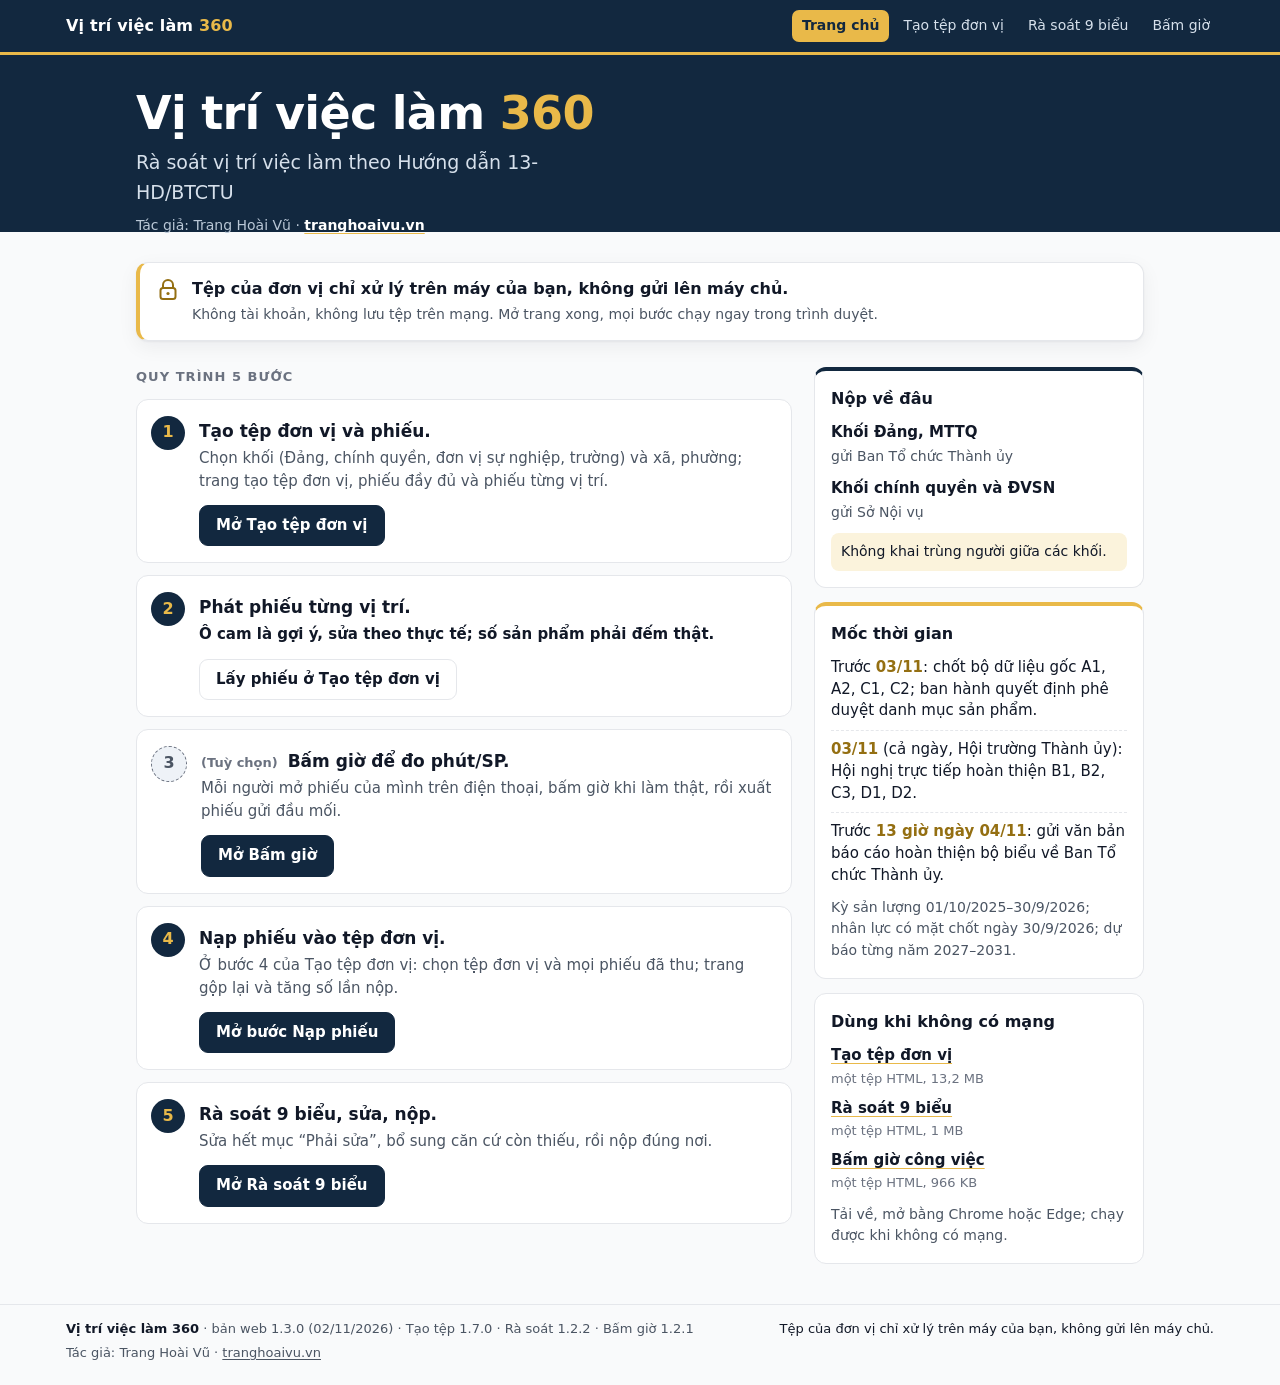
<file: public/vtvl360/index.html>
<!doctype html>
<html lang="vi">
<head>
<meta charset="utf-8">
<meta name="viewport" content="width=device-width,initial-scale=1,viewport-fit=cover">
<meta http-equiv="Content-Security-Policy" content="default-src 'self'; script-src 'self'; style-src 'self' 'unsafe-inline'; img-src 'self' data: blob:; connect-src 'self'; form-action 'none'; base-uri 'self'; object-src 'none'">
<meta name="referrer" content="no-referrer">
<meta name="robots" content="noindex, nofollow">
<meta name="theme-color" content="#0f2e2b">
<link rel="icon" href="/favicon.ico" sizes="any">
<link rel="icon" href="/favicon.svg" type="image/svg+xml">
<link rel="apple-touch-icon" href="/apple-touch-icon.png">
<link rel="manifest" href="/site.webmanifest">
<meta name="application-name" content="VTVL 360">
<meta name="apple-mobile-web-app-capable" content="yes">
<meta name="apple-mobile-web-app-status-bar-style" content="black-translucent">
<meta name="apple-mobile-web-app-title" content="VTVL 360">
<link rel="canonical" href="https://vtvl.captain-solution.tech/vtvl360/">
<meta property="og:type" content="website">
<meta property="og:site_name" content="VTVL 360">
<meta property="og:locale" content="vi_VN">
<meta property="og:title" content="Vị trí việc làm 360">
<meta property="og:description" content="Tạo tệp đơn vị, bấm giờ, nạp phiếu và rà soát 9 biểu VTVL ngay trên trình duyệt. Dữ liệu không rời khỏi máy.">
<meta property="og:url" content="https://vtvl.captain-solution.tech/vtvl360/">
<meta property="og:image" content="https://vtvl.captain-solution.tech/og-image.png">
<meta property="og:image:width" content="1200">
<meta property="og:image:height" content="630">
<meta name="twitter:card" content="summary_large_image">
<title>Vị trí việc làm 360</title>
<meta name="description" content="Rà soát vị trí việc làm theo Hướng dẫn 13-HD/BTCTU: tạo tệp đơn vị và phiếu, bấm giờ, nạp phiếu, rà soát 9 biểu. Tệp của đơn vị chỉ xử lý trên máy của bạn.">
<meta name="author" content="Trang Hoài Vũ">
<link rel="icon" href="data:image/svg+xml,%3Csvg xmlns=%27http://www.w3.org/2000/svg%27 viewBox=%270 0 32 32%27%3E%3Crect width=%2732%27 height=%2732%27 rx=%277%27 fill=%27%2312283f%27/%3E%3Cpath d=%27M7 22h18%27 stroke=%27%23e9b949%27 stroke-width=%273%27 stroke-linecap=%27round%27/%3E%3Cpath d=%27M9 17V10m7 7V7m7 10v-5%27 stroke=%27%23ffffff%27 stroke-width=%273%27 stroke-linecap=%27round%27/%3E%3C/svg%3E">
<link rel="stylesheet" href="css/chung.css?v=1.3.0.bb475873fa">
</head>
<body class="v360-page">
<div class="v360-bar"><div class="v360-bar-in">
  <a class="v360-brand" href="index.html"><span>Vị trí việc làm <b>360</b></span></a>
  <nav class="v360-nav" aria-label="Các trang"><a href="index.html" aria-current="page">Trang chủ</a><a href="tao-tep.html">Tạo tệp đơn vị</a><a href="ra-soat.html">Rà soát 9 biểu</a><a href="bam-gio.html">Bấm giờ</a></nav>
</div></div>
<div class="v360-home">
<section class="v360-hero">
  <div class="v360-wrap">
    <h1>Vị trí việc làm <b>360</b></h1>
    <p class="v360-sub">Rà soát vị trí việc làm theo Hướng dẫn 13-HD/BTCTU</p>
    <p class="v360-author" id="v360TacGiaDau"></p>
    <div class="v360-safe-card">
      <svg viewBox="0 0 24 24" aria-hidden="true"><path d="M7 10V7a5 5 0 0 1 10 0v3" fill="none" stroke="currentColor" stroke-width="2" stroke-linecap="round"/><rect x="4.5" y="10" width="15" height="11" rx="2.5" fill="none" stroke="currentColor" stroke-width="2"/><circle cx="12" cy="15.5" r="1.6" fill="currentColor"/></svg>
      <p>Tệp của đơn vị chỉ xử lý trên máy của bạn, không gửi lên máy chủ.<small>Không tài khoản, không lưu tệp trên mạng. Mở trang xong, mọi bước chạy ngay trong trình duyệt.<span id="v360NhatKyDau" hidden> Trang chỉ ghi nhật ký sử dụng (mã, tên đơn vị, thao tác, số đếm) để tác giả theo dõi.</span></small></p>
    </div>
  </div>
</section>

<div class="v360-wrap v360-main">
  <section aria-labelledby="v360Qt">
    <h2 class="v360-h2" id="v360Qt">Quy trình 5 bước</h2>
    <ol class="v360-steps">
      <li class="v360-step">
        <h3>Tạo tệp đơn vị và phiếu.</h3>
        <p>Chọn khối (Đảng, chính quyền, đơn vị sự nghiệp, trường) và xã, phường; trang tạo tệp đơn vị, phiếu đầy đủ và phiếu từng vị trí.</p>
        <div class="v360-act"><a class="v360-btn" href="tao-tep.html">Mở Tạo tệp đơn vị</a></div>
      </li>
      <li class="v360-step">
        <h3>Phát phiếu từng vị trí.</h3>
        <p><b>Ô cam là gợi ý, sửa theo thực tế; số sản phẩm phải đếm thật.</b></p>
        <div class="v360-act"><a class="v360-btn ghost" href="tao-tep.html">Lấy phiếu ở Tạo tệp đơn vị</a></div>
      </li>
      <li class="v360-step opt">
        <h3><small>(Tuỳ chọn)</small> Bấm giờ để đo phút/SP.</h3>
        <p>Mỗi người mở phiếu của mình trên điện thoại, bấm giờ khi làm thật, rồi xuất phiếu gửi đầu mối.</p>
        <div class="v360-act"><a class="v360-btn" href="bam-gio.html">Mở Bấm giờ</a></div>
      </li>
      <li class="v360-step">
        <h3>Nạp phiếu vào tệp đơn vị.</h3>
        <p>Ở bước 4 của Tạo tệp đơn vị: chọn tệp đơn vị và mọi phiếu đã thu; trang gộp lại và tăng số lần nộp.</p>
        <div class="v360-act"><a class="v360-btn" href="tao-tep.html#buoc-4">Mở bước Nạp phiếu</a></div>
      </li>
      <li class="v360-step">
        <h3>Rà soát 9 biểu, sửa, nộp.</h3>
        <p>Sửa hết mục “Phải sửa”, bổ sung căn cứ còn thiếu, rồi nộp đúng nơi.</p>
        <div class="v360-act"><a class="v360-btn" href="ra-soat.html">Mở Rà soát 9 biểu</a></div>
      </li>
    </ol>
  </section>

  <aside class="v360-side">
    <section class="v360-box where" aria-labelledby="v360Nop">
      <h2 id="v360Nop">Nộp về đâu</h2>
      <ul>
        <li><b>Khối Đảng, MTTQ</b><span>gửi Ban Tổ chức Thành ủy</span></li>
        <li><b>Khối chính quyền và ĐVSN</b><span>gửi Sở Nội vụ</span></li>
      </ul>
      <p class="v360-warn">Không khai trùng người giữa các khối.</p>
    </section>
    <section class="v360-box when" aria-labelledby="v360Moc">
      <h2 id="v360Moc">Mốc thời gian</h2>
      <div class="v360-dates">
        <span class="v360-date v360-date-dong">Trước <b>03/11</b>: chốt bộ dữ liệu gốc A1, A2, C1, C2; ban hành quyết định phê duyệt danh mục sản phẩm.</span>
        <span class="v360-date v360-date-dong"><b>03/11</b> (cả ngày, Hội trường Thành ủy): Hội nghị trực tiếp hoàn thiện B1, B2, C3, D1, D2.</span>
        <span class="v360-date v360-date-dong">Trước <b>13 giờ ngày 04/11</b>: gửi văn bản báo cáo hoàn thiện bộ biểu về Ban Tổ chức Thành ủy.</span>
      </div>
      <p class="v360-note">Kỳ sản lượng 01/10/2025–30/9/2026; nhân lực có mặt chốt ngày 30/9/2026; dự báo từng năm 2027–2031.</p>
    </section>
    <section class="v360-box" aria-labelledby="v360Tai">
      <h2 id="v360Tai">Dùng khi không có mạng</h2>
      <div class="v360-dl">
        <a href="tai-ve/tao-tep-don-vi.html" download><span>Tạo tệp đơn vị</span><small>một tệp HTML, 13,2 MB</small></a>
        <a href="tai-ve/ra-soat-9-bieu.html" download><span>Rà soát 9 biểu</span><small>một tệp HTML, 1 MB</small></a>
        <a href="tai-ve/bam-gio-cong-viec.html" download><span>Bấm giờ công việc</span><small>một tệp HTML, 966 KB</small></a>
      </div>
      <p class="v360-note">Tải về, mở bằng Chrome hoặc Edge; chạy được khi không có mạng.</p>
    </section>
  </aside>
</div>
</div>
<div class="v360-foot"><div class="v360-foot-in">
  <span><b>Vị trí việc làm 360</b> · bản web 1.3.0 (02/11/2026) · Tạo tệp 1.7.0 · Rà soát 1.2.2 · Bấm giờ 1.2.1</span>
  <span class="v360-safe">Tệp của đơn vị chỉ xử lý trên máy của bạn, không gửi lên máy chủ.</span>
  <span id="v360NhatKy" hidden>Trang có ghi nhật ký sử dụng (mã, tên đơn vị, thao tác, số đếm) để tác giả theo dõi; không gửi tệp, không ghi họ tên.</span>
  <span id="v360TacGia" hidden></span>
  <span id="v360LienHe" hidden></span>
</div></div>
<script src="js/cau-hinh.js?v=1.3.0.47973bc4f9"></script>
<script src="js/khung.js?v=1.3.0.b723b2bb43"></script>
</body>
</html>
</file>
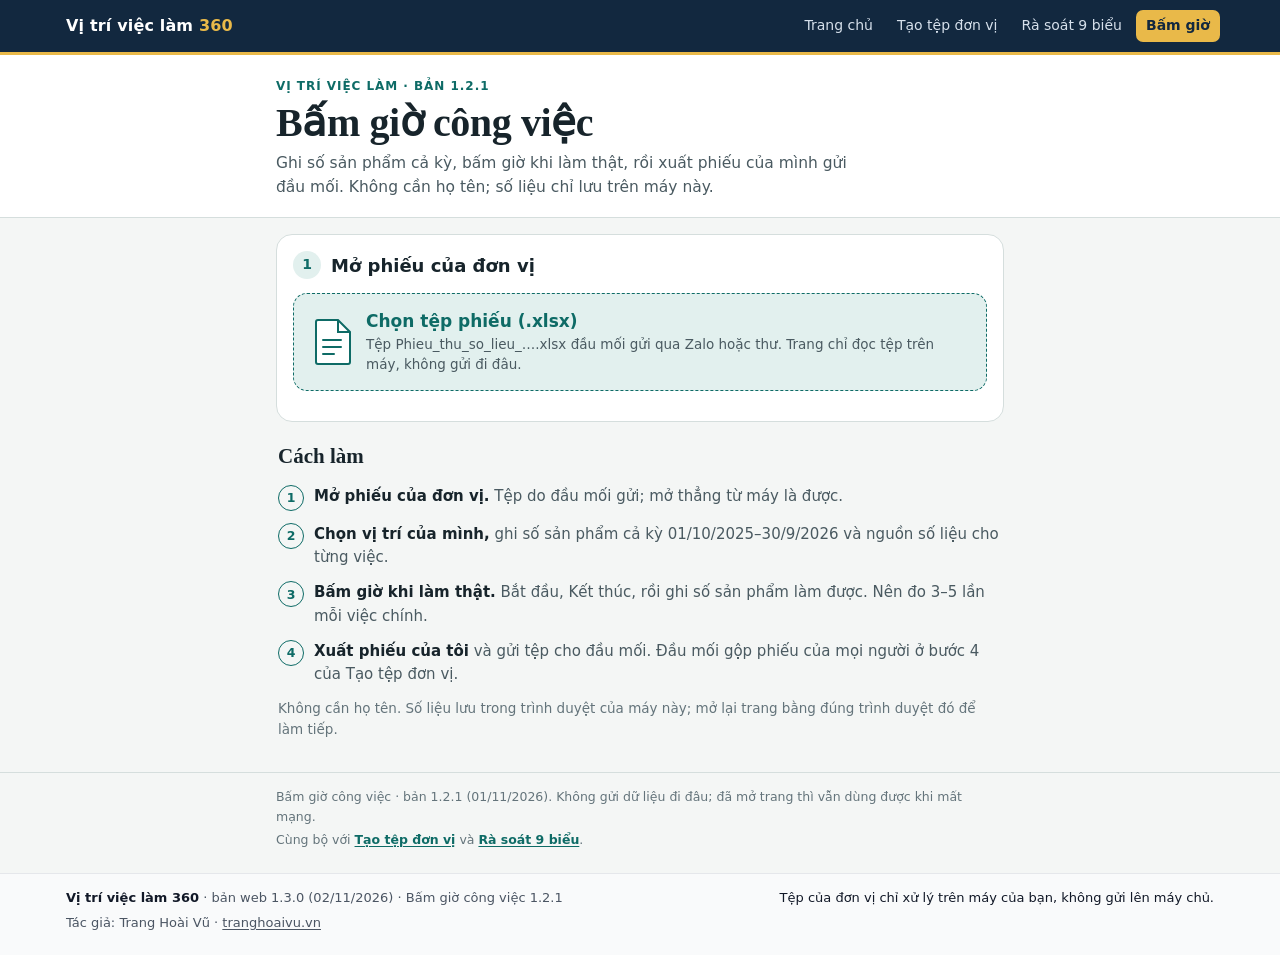
<file: public/vtvl360/bam-gio.html>
<!doctype html>
<html lang="vi">
<head>
<meta charset="utf-8">
<meta name="viewport" content="width=device-width,initial-scale=1,viewport-fit=cover">
<meta http-equiv="Content-Security-Policy" content="default-src 'self'; script-src 'self'; style-src 'self' 'unsafe-inline'; img-src 'self' data: blob:; connect-src 'self'; form-action 'none'; base-uri 'self'; object-src 'none'">
<meta name="referrer" content="no-referrer">
<meta name="robots" content="noindex, nofollow">
<meta name="theme-color" content="#0f2e2b">
<link rel="icon" href="/favicon.ico" sizes="any">
<link rel="icon" href="/favicon.svg" type="image/svg+xml">
<link rel="apple-touch-icon" href="/apple-touch-icon.png">
<link rel="manifest" href="/site.webmanifest">
<meta name="application-name" content="VTVL 360">
<meta name="apple-mobile-web-app-capable" content="yes">
<meta name="apple-mobile-web-app-status-bar-style" content="black-translucent">
<meta name="apple-mobile-web-app-title" content="VTVL 360">
<link rel="canonical" href="https://vtvl.captain-solution.tech/vtvl360/">
<meta property="og:type" content="website">
<meta property="og:site_name" content="VTVL 360">
<meta property="og:locale" content="vi_VN">
<meta property="og:title" content="Vị trí việc làm 360">
<meta property="og:description" content="Tạo tệp đơn vị, bấm giờ, nạp phiếu và rà soát 9 biểu VTVL ngay trên trình duyệt. Dữ liệu không rời khỏi máy.">
<meta property="og:url" content="https://vtvl.captain-solution.tech/vtvl360/">
<meta property="og:image" content="https://vtvl.captain-solution.tech/og-image.png">
<meta property="og:image:width" content="1200">
<meta property="og:image:height" content="630">
<meta name="twitter:card" content="summary_large_image">
<title>Bấm giờ công việc</title>
<meta name="description" content="Bấm giờ từng việc của vị trí việc làm, ghi số sản phẩm cả kỳ và xuất phiếu một người cho đầu mối, ngay trên điện thoại.">
<meta name="author" content="Trang Hoài Vũ">
<link rel="icon" href="data:image/svg+xml,%3Csvg xmlns=%27http://www.w3.org/2000/svg%27 viewBox=%270 0 32 32%27%3E%3Crect width=%2732%27 height=%2732%27 rx=%277%27 fill=%27%2312283f%27/%3E%3Cpath d=%27M7 22h18%27 stroke=%27%23e9b949%27 stroke-width=%273%27 stroke-linecap=%27round%27/%3E%3Cpath d=%27M9 17V10m7 7V7m7 10v-5%27 stroke=%27%23ffffff%27 stroke-width=%273%27 stroke-linecap=%27round%27/%3E%3C/svg%3E">
<link rel="stylesheet" href="css/chung.css?v=1.3.0.bb475873fa">
<style>:root{color-scheme:light;box-sizing:border-box;padding-top:env(safe-area-inset-top,0px);padding-bottom:env(safe-area-inset-bottom,0px)}html{scroll-padding-top:env(safe-area-inset-top,0px)}body{margin:0;padding:0;font:14px -apple-system,BlinkMacSystemFont,sans-serif;background:#fff;color:#000}img{max-width:100%}[hidden]:not([hidden=until-found i]){display:none!important}</style>
<style>
/* Một cột cho điện thoại: mở phiếu → chọn vị trí → từng việc (số cả kỳ, đồng hồ bấm giờ, các lần đo) → xuất phiếu một người.
   Cùng họ màu, chữ với "Tạo tệp đơn vị"; thêm một màu "đang đo" cho đồng hồ. */
:root {
  --paper: #f4f6f5; --sheet: #ffffff; --ink: #17242b; --ink-2: #4a5a61; --ink-3: #64747b; --line: #d5dedd; --line-2: #e7edec;
  --accent: #0e6b66; --accent-ink: #ffffff; --accent-soft: #e2f0ee;
  --live: #c03d0c; --live-ink: #ffffff; --live-soft: #fcebe2;
  --fix: #b42318; --fix-ink: #ffffff; --fix-soft: #fdeceb; --warn: #8c5300; --warn-soft: #fcf1df; --ok: #1e7a46; --ok-soft: #e4f4ea;
  --scrim: rgba(12, 22, 25, .5);
  --shadow: 0 1px 2px rgba(23, 36, 43, .06), 0 6px 22px rgba(23, 36, 43, .09);
  --shadow-up: 0 -2px 18px rgba(23, 36, 43, .10);
  --display: "Literata", Georgia, "Times New Roman", serif;
  --body: "Be Vietnam Pro", system-ui, -apple-system, "Segoe UI", Roboto, Arial, sans-serif;
  --mono: "JetBrains Mono", ui-monospace, "SF Mono", Menlo, Consolas, monospace;
  --dock-h: 0px;
}
@media (prefers-color-scheme: dark) { :root:not([data-theme="light"]) {
  --paper: #0f1719; --sheet: #162124; --ink: #e3ebea; --ink-2: #a9b9bb; --ink-3: #8b9c9f; --line: #2c3c3f; --line-2: #223033;
  --accent: #52c2b7; --accent-ink: #062523; --accent-soft: #143331;
  --live: #ff9466; --live-ink: #2b0e02; --live-soft: #3b1f14;
  --fix: #f8746a; --fix-ink: #2a0806; --fix-soft: #3a1c1a; --warn: #f2b552; --warn-soft: #372a13; --ok: #62d18f; --ok-soft: #12301f;
  --scrim: rgba(0, 0, 0, .62);
  --shadow: 0 1px 2px rgba(0, 0, 0, .35), 0 6px 22px rgba(0, 0, 0, .3);
  --shadow-up: 0 -2px 18px rgba(0, 0, 0, .45); color-scheme: dark; } }
:root[data-theme="dark"] {
  --paper: #0f1719; --sheet: #162124; --ink: #e3ebea; --ink-2: #a9b9bb; --ink-3: #8b9c9f; --line: #2c3c3f; --line-2: #223033;
  --accent: #52c2b7; --accent-ink: #062523; --accent-soft: #143331;
  --live: #ff9466; --live-ink: #2b0e02; --live-soft: #3b1f14;
  --fix: #f8746a; --fix-ink: #2a0806; --fix-soft: #3a1c1a; --warn: #f2b552; --warn-soft: #372a13; --ok: #62d18f; --ok-soft: #12301f;
  --scrim: rgba(0, 0, 0, .62);
  --shadow: 0 1px 2px rgba(0, 0, 0, .35), 0 6px 22px rgba(0, 0, 0, .3);
  --shadow-up: 0 -2px 18px rgba(0, 0, 0, .45); color-scheme: dark; }

* { box-sizing: border-box; }
body { background: var(--paper); color: var(--ink); font-family: var(--body); font-size: 16px; line-height: 1.55; -webkit-font-smoothing: antialiased; -webkit-text-size-adjust: 100%; }
body.has-dock { padding-bottom: calc(var(--dock-h) + 8px); }
.wrap { max-width: 760px; margin: 0 auto; padding-left: max(16px, env(safe-area-inset-left, 0px)); padding-right: max(16px, env(safe-area-inset-right, 0px)); }
h1, h2, h3 { margin: 0; text-wrap: balance; }
p { margin: 0; }
button, input, select, textarea { font: inherit; color: inherit; }
:focus-visible { outline: 2px solid var(--accent); outline-offset: 2px; }
.mono { font-family: var(--mono); letter-spacing: -.01em; }
.vh { position: absolute !important; width: 1px; height: 1px; padding: 0; margin: -1px; overflow: hidden; clip: rect(0 0 0 0); white-space: nowrap; border: 0; }

/* đầu trang */
.top { background: var(--sheet); border-bottom: 1px solid var(--line); }
.top .wrap { padding-block: 22px 18px; display: grid; gap: 6px; }
.eyebrow { font-size: 12px; letter-spacing: .08em; text-transform: uppercase; color: var(--accent); font-weight: 600; }
h1 { font-family: var(--display); font-weight: 700; font-size: clamp(30px, 7.5vw, 40px); line-height: 1.1; letter-spacing: -.01em; }
.lede { color: var(--ink-2); max-width: 60ch; font-size: 15.5px; }

/* các bước */
main { padding-block: 16px 28px; display: grid; gap: 14px; grid-template-columns: minmax(0, 1fr); }
.step { background: var(--sheet); border: 1px solid var(--line); border-radius: 16px; padding: 16px; display: grid; gap: 14px; grid-template-columns: minmax(0, 1fr); min-width: 0; scroll-margin-top: 12px; }
.step-h { display: flex; align-items: center; gap: 10px; min-width: 0; }
.step-n { width: 28px; height: 28px; border-radius: 50%; display: inline-grid; place-items: center; background: var(--accent-soft); color: var(--accent); font-weight: 700; font-size: 14px; flex: none; }
.step-h h2 { font-size: 18px; font-weight: 600; line-height: 1.3; }
.step-h .aside { margin-left: auto; font-size: 13.5px; color: var(--ink-3); white-space: nowrap; font-variant-numeric: tabular-nums; }
.notice { background: var(--warn-soft); border-radius: 12px; padding: 10px 14px; font-size: 14.5px; }
.notice.info { background: var(--accent-soft); color: var(--ink); }
.alert { border-radius: 12px; padding: 10px 14px; font-size: 14.5px; border: 1px solid var(--fix); background: var(--fix-soft); }

/* bước 1 */
.pick { display: grid; grid-template-columns: 44px minmax(0, 1fr); gap: 3px 12px; align-items: center; border: 1.5px dashed var(--accent); background: var(--accent-soft); border-radius: 14px; padding: 16px; cursor: pointer; min-width: 0; }
.pick svg { grid-row: span 2; width: 44px; height: 48px; }
.pick b { font-size: 17px; color: var(--accent); line-height: 1.3; }
.pick small { color: var(--ink-2); font-size: 13.5px; line-height: 1.45; overflow-wrap: anywhere; }
.vh:focus-visible + .pick, .vh:focus-visible ~ #pickBox .pick { outline: 2px solid var(--accent); outline-offset: 2px; }
.pick.busy { opacity: .65; pointer-events: none; }
.unit { display: grid; grid-template-columns: auto minmax(0, 1fr); gap: 4px 12px; align-items: center; min-width: 0; }
.unit-code { grid-row: span 2; font-family: var(--mono); font-weight: 600; font-size: 19px; padding: 8px 10px; border-radius: 10px; background: var(--accent-soft); color: var(--accent); align-self: start; }
.unit-name { font-weight: 600; line-height: 1.35; overflow-wrap: anywhere; }
.unit-facts { font-size: 13.5px; color: var(--ink-2); font-variant-numeric: tabular-nums; }
.unit-file { grid-column: 1 / -1; font-size: 12.5px; color: var(--ink-3); overflow-wrap: anywhere; }
.unit .row-actions { grid-column: 1 / -1; }
.row-actions { display: flex; flex-wrap: wrap; gap: 8px; }

/* ô nhập */
.field { display: grid; gap: 6px; min-width: 0; }
.field > label { font-weight: 600; font-size: 15px; line-height: 1.35; }
.field > label small { font-weight: 400; color: var(--ink-2); font-size: 13.5px; }
.hint { font-size: 13.5px; color: var(--ink-2); line-height: 1.45; }
.hint.soft { color: var(--ink-3); }
.hint.good { color: var(--ok); }
.echo { font-size: 13.5px; color: var(--accent); font-variant-numeric: tabular-nums; }
.echo:empty { display: none; }
.echo.bad { color: var(--fix); }
.warnline { color: var(--warn); font-size: 13.5px; }
input[type="text"], input[type="search"], input[type="date"], input[type="time"], select { width: 100%; min-width: 0; min-height: 48px; border: 1px solid var(--line); border-radius: 10px; background: var(--sheet); padding: 10px 12px; font-size: 16px; }
textarea { width: 100%; min-width: 0; min-height: 48px; border: 1px solid var(--line); border-radius: 10px; background: var(--sheet); padding: 10px 12px; font-size: 16px; line-height: 1.45; resize: vertical; field-sizing: content; }
input[type="text"]:hover, input[type="search"]:hover, input[type="date"]:hover, input[type="time"]:hover, select:hover, textarea:hover { border-color: var(--ink-3); }
.field.invalid input { border-color: var(--fix); }
input::placeholder { color: var(--ink-3); opacity: 1; }

/* nút */
.btn { display: inline-flex; align-items: center; justify-content: center; gap: 8px; min-height: 44px; padding: 8px 16px; border: 1px solid var(--line); border-radius: 10px; background: var(--sheet); font-weight: 600; font-size: 15px; cursor: pointer; text-align: center; line-height: 1.25; }
.btn:hover { border-color: var(--accent); }
.btn:disabled { opacity: .5; cursor: not-allowed; }
.btn.primary { background: var(--accent); border-color: var(--accent); color: var(--accent-ink); }
.btn.stop { background: var(--live); border-color: var(--live); color: var(--live-ink); }
.btn.big { width: 100%; min-height: 56px; font-size: 18px; border-radius: 12px; }
.btn.danger { color: var(--fix); border-color: var(--fix); background: transparent; }
.btn.danger.solid { background: var(--fix); color: var(--fix-ink); }
.btn.primary:hover, .btn.stop:hover, .btn.danger.solid:hover { filter: brightness(1.06); }
.linkbtn { background: none; border: 0; padding: 6px 0; min-height: 36px; color: var(--accent); font-weight: 600; font-size: 14.5px; cursor: pointer; text-decoration: underline; text-underline-offset: 3px; text-align: left; }

/* danh sách công việc */
.tools { display: grid; gap: 10px; }
.chips { display: flex; flex-wrap: wrap; gap: 8px; }
.fchip { min-height: 40px; padding: 6px 14px; border-radius: 999px; border: 1px solid var(--line); background: var(--sheet); font-size: 14.5px; font-weight: 500; cursor: pointer; }
.fchip[aria-pressed="true"] { background: var(--ink); color: var(--paper); border-color: var(--ink); }
.fchip .n { font-variant-numeric: tabular-nums; opacity: .75; margin-left: 6px; }
.jobs { display: grid; gap: 10px; min-width: 0; }
.empty { font-size: 14.5px; color: var(--ink-2); padding: 8px 2px; }
.job { background: var(--sheet); border: 1px solid var(--line); border-radius: 14px; min-width: 0; scroll-margin-top: 12px; }
.job.open { border-color: var(--accent); box-shadow: var(--shadow); }
.job.live { border-color: var(--live); }
.job-h { display: grid; gap: 5px; width: 100%; padding: 14px 14px 13px; border: 0; background: none; text-align: left; cursor: pointer; border-radius: 14px; min-width: 0; }
.job-top { display: flex; align-items: center; gap: 8px; min-width: 0; }
.job-code { font-family: var(--mono); font-size: 12.5px; color: var(--ink-3); overflow-wrap: anywhere; }
.chev { margin-left: auto; width: 22px; height: 22px; flex: none; color: var(--ink-3); transition: transform .15s; }
.job.open .chev { transform: rotate(180deg); }
.job-name { font-weight: 600; font-size: 16px; line-height: 1.4; overflow-wrap: anywhere; }
.job:not(.open) .job-name { display: -webkit-box; -webkit-line-clamp: 3; line-clamp: 3; -webkit-box-orient: vertical; overflow: hidden; }
.job-meta { font-size: 13.5px; color: var(--ink-2); line-height: 1.4; overflow-wrap: anywhere; }
.job-stat { display: flex; flex-wrap: wrap; gap: 6px; align-items: center; margin-top: 3px; }
.chip { display: inline-flex; align-items: center; gap: 6px; border-radius: 999px; padding: 3px 10px; font-size: 13px; line-height: 1.5; background: var(--line-2); color: var(--ink-2); font-variant-numeric: tabular-nums; }
.chip.on { background: var(--accent-soft); color: var(--accent); font-weight: 500; }
.chip.live { background: var(--live-soft); color: var(--live); font-weight: 600; }
.chip.bad { background: var(--fix-soft); color: var(--fix); }
.chip.est { background: var(--warn-soft); color: var(--warn); }
.dot { width: 8px; height: 8px; border-radius: 50%; background: currentColor; flex: none; display: inline-block; animation: pulse 1.2s ease-in-out infinite; }
@keyframes pulse { 50% { opacity: .2; } }
.ladder { display: inline-flex; gap: 3px; align-items: center; font-size: 12px; color: var(--ink-3); }
.ladder i { width: 14px; height: 6px; border-radius: 3px; background: var(--line); }
.ladder i.on { background: var(--accent); }
.ladder i.opt:not(.on) { background: transparent; box-shadow: inset 0 0 0 1px var(--line); }
.ladder small { margin-left: 3px; font-variant-numeric: tabular-nums; }
.job-b { border-top: 1px solid var(--line-2); padding: 14px; display: grid; gap: 18px; grid-template-columns: minmax(0, 1fr); min-width: 0; }
.grp { display: grid; gap: 14px; min-width: 0; }
.grp-h { font-size: 12px; letter-spacing: .07em; text-transform: uppercase; color: var(--ink-3); font-weight: 600; }
.sugg { display: grid; gap: 2px; text-align: left; border: 1px dashed var(--line); border-radius: 10px; background: var(--paper); padding: 8px 12px; cursor: pointer; font-size: 14px; color: var(--ink-2); min-width: 0; overflow-wrap: anywhere; }
.sugg b { color: var(--accent); font-size: 13px; font-weight: 600; }
.sugg:hover { border-color: var(--accent); }
.to-export { justify-self: start; }

/* gợi ý của phiếu 1.4 */
.goiy-bar { display: grid; gap: 10px; border: 1px dashed var(--accent); border-radius: 12px; padding: 12px; background: var(--accent-soft); }
.goiy-bar .btn { justify-self: start; }
.goiy { display: grid; gap: 8px; border: 1px dashed var(--line); border-radius: 12px; padding: 12px; background: var(--paper); min-width: 0; }
.goiy-h { display: flex; align-items: center; justify-content: space-between; gap: 8px 10px; flex-wrap: wrap; }
.goiy dl { margin: 0; display: grid; gap: 4px; }
.goiy dl > div { display: grid; grid-template-columns: 82px minmax(0, 1fr); gap: 8px; font-size: 14px; line-height: 1.45; }
.goiy dt { color: var(--ink-3); }
.goiy dd { margin: 0; overflow-wrap: anywhere; }
.goiy dd b { font-variant-numeric: tabular-nums; }
.btn.small { min-height: 40px; padding: 6px 14px; font-size: 14.5px; }
.tag-goiy { display: inline-block; margin-left: 8px; padding: 1px 8px; border-radius: 999px; background: var(--warn-soft); color: var(--warn); font-size: 12.5px; font-weight: 600; white-space: nowrap; vertical-align: 1px; }
.timebox { border: 1px solid var(--line-2); border-radius: 14px; background: var(--paper); min-width: 0; }
.timebox > summary { cursor: pointer; padding: 12px 14px; min-height: 48px; font-weight: 600; font-size: 15px; display: flex; align-items: center; gap: 10px; list-style: none; }
.timebox > summary::-webkit-details-marker { display: none; }
.timebox > summary::before { content: ""; width: 7px; height: 7px; border-right: 2px solid var(--ink-3); border-bottom: 2px solid var(--ink-3); transform: rotate(-45deg); transition: transform .15s; flex: none; }
.timebox[open] > summary::before { transform: rotate(45deg); }
.timebox > summary small { font-weight: 400; color: var(--ink-2); font-size: 13.5px; }
.timebox-b { display: grid; gap: 18px; padding: 0 12px 12px; min-width: 0; }

/* đồng hồ */
.watch { display: grid; gap: 12px; background: var(--paper); border: 1px solid var(--line-2); border-radius: 14px; padding: 14px; min-width: 0; }
.watch.run { border-color: var(--live); background: var(--live-soft); }
.watch-h { display: flex; align-items: center; justify-content: space-between; gap: 10px; flex-wrap: wrap; }
.face { display: flex; align-items: baseline; justify-content: space-between; gap: 6px 12px; flex-wrap: wrap; }
.digits { font-family: var(--mono); font-weight: 500; font-size: 46px; line-height: 1; letter-spacing: -.03em; font-variant-numeric: tabular-nums; color: var(--ink); }
.watch.run .digits { color: var(--live); }
.face-s { font-size: 14px; color: var(--ink-2); display: inline-flex; align-items: center; gap: 6px; }
.watch.run .face-s { color: var(--live); font-weight: 600; }
.laps { list-style: none; margin: 0; padding: 0; display: grid; }
.lap { display: grid; grid-template-columns: minmax(0, 1fr) auto; gap: 6px 10px; padding: 10px 0; border-top: 1px solid var(--line); align-items: center; }
.lap-l { display: grid; gap: 1px; min-width: 0; }
.lap-k { font-size: 13px; color: var(--ink-3); }
.lap-t { font-family: var(--mono); font-size: 14.5px; font-variant-numeric: tabular-nums; }
.lap-t small { font-family: var(--body); font-size: 12.5px; color: var(--ink-3); }
.lap-r { font-size: 14px; color: var(--ink-2); }
.lap-r b { color: var(--ink); font-variant-numeric: tabular-nums; }
.lap-a { display: flex; gap: 6px; }
.lap-a .btn { min-height: 40px; padding: 6px 12px; font-size: 14px; }
.lap.ask { grid-template-columns: minmax(0, 1fr); background: var(--fix-soft); border-radius: 10px; padding: 10px 12px; border-top: 0; margin: 4px 0; font-size: 14.5px; }
.avg { display: flex; justify-content: space-between; align-items: baseline; gap: 4px 10px; flex-wrap: wrap; font-size: 15px; padding-top: 10px; border-top: 1px solid var(--line); }
.avg b { font-size: 17px; font-variant-numeric: tabular-nums; }

/* bước 4 */
.tiles { display: grid; grid-template-columns: repeat(3, minmax(0, 1fr)); gap: 8px; }
.tile { border: 1px solid var(--line); border-radius: 12px; padding: 10px 12px; background: var(--paper); display: grid; gap: 2px; min-width: 0; align-content: start; }
.tile .k { font-size: 12.5px; color: var(--ink-2); line-height: 1.3; }
.tile .v { font-size: 24px; font-weight: 600; line-height: 1.15; font-variant-numeric: tabular-nums; }
.tile .s { font-size: 12px; color: var(--ink-3); line-height: 1.35; }
.checks { list-style: none; margin: 0; padding: 0; display: grid; gap: 8px; }
.checks > li { border-radius: 10px; padding: 9px 12px; font-size: 14px; display: grid; gap: 2px; min-width: 0; }
.checks > li.warn { background: var(--warn-soft); }
.checks > li.err { background: var(--fix-soft); border: 1px solid var(--fix); }
.checks > li.ok { background: var(--ok-soft); }
.checks .h { font-weight: 600; }
.checks .jl { display: flex; flex-wrap: wrap; gap: 0 12px; }
.checks .jl .linkbtn { font-size: 13.5px; font-weight: 500; min-height: 32px; padding: 4px 0; overflow-wrap: anywhere; }
.checks .more { font-size: 13px; color: var(--ink-2); align-self: center; }
.file { display: grid; grid-template-columns: 24px minmax(0, 1fr); gap: 10px; align-items: center; border: 1px solid var(--line); border-radius: 12px; padding: 10px 12px; min-width: 0; }
.file svg { width: 22px; height: 24px; }
.file .mono { font-size: 13.5px; overflow-wrap: anywhere; display: block; }
.file small { color: var(--ink-3); font-size: 12.5px; display: block; }
.note { font-size: 14px; color: var(--ink-2); }
.note a, footer a { color: var(--accent); font-weight: 600; text-underline-offset: 2px; }
.keep { display: grid; gap: 10px; padding: 4px 2px; }
.keep b { font-size: 15px; }
.keep .btn { justify-self: start; }
.confirm { border: 1px solid var(--fix); background: var(--fix-soft); border-radius: 12px; padding: 12px; display: grid; gap: 10px; font-size: 14.5px; }

/* cách làm */
.how { display: grid; gap: 12px; padding: 4px 2px; }
.how h2 { font-family: var(--display); font-size: 21px; font-weight: 700; }
.how-l { margin: 0; padding: 0; list-style: none; counter-reset: s; display: grid; gap: 12px; }
.how-l li { display: grid; grid-template-columns: 26px minmax(0, 1fr); gap: 10px; counter-increment: s; font-size: 15px; color: var(--ink-2); }
.how-l li::before { content: counter(s); width: 24px; height: 24px; border-radius: 50%; border: 1.5px solid var(--accent); color: var(--accent); font-size: 12.5px; font-weight: 700; display: grid; place-items: center; font-variant-numeric: tabular-nums; }
.how-l b { color: var(--ink); }
.how-note { font-size: 13.5px; color: var(--ink-3); }

/* thanh dưới khi đang đo */
.dock { position: fixed; left: 0; right: 0; bottom: 0; z-index: 30; background: var(--sheet); border-top: 1px solid var(--live); box-shadow: var(--shadow-up); padding-block: 10px calc(10px + env(safe-area-inset-bottom, 0px)); padding-left: max(16px, env(safe-area-inset-left, 0px)); padding-right: max(16px, env(safe-area-inset-right, 0px)); }
.dock-in { max-width: 728px; margin: 0 auto; display: grid; grid-template-columns: minmax(0, 1fr) auto; gap: 12px; align-items: center; }
.dock-l { display: grid; gap: 1px; min-width: 0; text-align: left; background: none; border: 0; padding: 0; cursor: pointer; }
.dock-clock { font-family: var(--mono); font-size: 24px; font-weight: 600; color: var(--live); display: inline-flex; align-items: center; gap: 8px; font-variant-numeric: tabular-nums; line-height: 1.2; }
.dock-clock.wait { font-family: var(--body); font-size: 15px; }
.dock-job { font-size: 13.5px; color: var(--ink-2); white-space: nowrap; overflow: hidden; text-overflow: ellipsis; }
.dock .btn { min-height: 52px; font-size: 17px; padding-inline: 20px; }

/* hộp hỏi số sản phẩm */
dialog.sheet { border: 0; padding: 0; width: 100%; max-width: 520px; max-height: calc(100dvh - 16px); margin: auto auto 0; border-radius: 18px 18px 0 0; background: var(--sheet); color: var(--ink); box-shadow: var(--shadow); overflow: auto; }
dialog.sheet::backdrop { background: var(--scrim); }
.dlg { display: grid; gap: 14px; padding-block: 18px calc(16px + env(safe-area-inset-bottom, 0px)); padding-left: max(16px, env(safe-area-inset-left, 0px)); padding-right: max(16px, env(safe-area-inset-right, 0px)); }
.dlg h3 { font-family: var(--display); font-size: 21px; font-weight: 700; line-height: 1.2; }
.dlg-job { font-size: 14px; color: var(--ink-2); margin-top: 4px; display: -webkit-box; -webkit-line-clamp: 3; line-clamp: 3; -webkit-box-orient: vertical; overflow: hidden; }
.dlg-time { font-size: 14.5px; color: var(--ink-2); font-variant-numeric: tabular-nums; background: var(--paper); border-radius: 10px; padding: 8px 12px; }
.dlg-time .mono { font-size: 15px; font-weight: 600; color: var(--ink); white-space: nowrap; }
.stepper { display: grid; grid-template-columns: 56px minmax(0, 1fr) 56px; gap: 8px; }
.stepper .btn { min-height: 56px; font-size: 26px; padding: 0; font-weight: 500; }
.stepper input[type="text"] { text-align: center; font-family: var(--mono); font-size: 28px; font-weight: 600; min-height: 56px; }
.dlg-calc { font-size: 15px; color: var(--accent); font-weight: 600; text-align: center; font-variant-numeric: tabular-nums; min-height: 1.5em; }
.dlg-more summary { cursor: pointer; font-weight: 600; font-size: 14.5px; color: var(--accent); padding: 6px 0; }
.times { display: grid; grid-template-columns: repeat(3, minmax(0, 1fr)); gap: 8px; margin-top: 8px; }
.dlg-msg { display: grid; gap: 6px; }
.dlg-msg:empty { display: none; }
.dlg-msg .e { color: var(--fix); font-size: 14px; }
.dlg-msg .w { color: var(--warn); font-size: 14px; }
.dlg-actions { display: grid; gap: 8px; }

.toast { position: fixed; left: 50%; bottom: calc(18px + var(--dock-h) + env(safe-area-inset-bottom, 0px)); transform: translateX(-50%); background: var(--ink); color: var(--paper); padding: 10px 16px; border-radius: 10px; font-size: 14.5px; box-shadow: var(--shadow); z-index: 40; width: max-content; max-width: calc(100% - 32px); }
footer { border-top: 1px solid var(--line); color: var(--ink-3); font-size: 12.5px; }
footer .wrap { padding-block: 14px 24px; display: grid; gap: 4px; }

@media (min-width: 600px) {
  dialog.sheet { margin: auto; border-radius: 18px; }
  .dlg { padding-inline: 20px; }
}
@media (max-width: 420px) {
  .tiles { grid-template-columns: repeat(2, minmax(0, 1fr)); }
  .tiles .tile:last-child { grid-column: 1 / -1; }
  .times { grid-template-columns: repeat(2, minmax(0, 1fr)); }
  .times .f-date { grid-column: 1 / -1; }
  .digits { font-size: 42px; }
}
@media (prefers-reduced-motion: reduce) { .dot { animation: none; } .chev, .timebox > summary::before { transition: none; } }
</style>
</head>
<body>
<div class="v360-bar"><div class="v360-bar-in">
  <a class="v360-brand" href="index.html"><span>Vị trí việc làm <b>360</b></span></a>
  <nav class="v360-nav" aria-label="Các trang"><a href="index.html">Trang chủ</a><a href="tao-tep.html">Tạo tệp đơn vị</a><a href="ra-soat.html">Rà soát 9 biểu</a><a href="bam-gio.html" aria-current="page">Bấm giờ</a></nav>
</div></div>


<header class="top">
  <div class="wrap">
    <div class="eyebrow">Vị trí việc làm · bản 1.2.1</div>
    <h1>Bấm giờ công việc</h1>
    <p class="lede">Ghi số sản phẩm cả kỳ, bấm giờ khi làm thật, rồi xuất phiếu của mình gửi đầu mối. Không cần họ tên; số liệu chỉ lưu trên máy này.</p>
  </div>
</header>

<main class="wrap" id="main">
  <p class="notice" id="storeNote" hidden>Trình duyệt này không cho lưu tạm. Tải lại trang sẽ mất số liệu, nên xuất phiếu trước khi đóng trang.</p>

  <section class="step" id="s1" aria-labelledby="h1s">
    <div class="step-h"><span class="step-n" aria-hidden="true">1</span><h2 id="h1s">Mở phiếu của đơn vị</h2></div>
    <input type="file" id="file" class="vh" accept=".xlsx,application/vnd.openxmlformats-officedocument.spreadsheetml.sheet">
    <div id="pickBox">
      <label for="file" class="pick" id="pick">
        <svg viewBox="0 0 44 48" aria-hidden="true"><path d="M8 2h20l12 12v30a2 2 0 0 1-2 2H8a2 2 0 0 1-2-2V4a2 2 0 0 1 2-2z" fill="var(--sheet)" stroke="var(--accent)" stroke-width="2"/><path d="M28 2v12h12" fill="none" stroke="var(--accent)" stroke-width="2"/><path d="M13 22h18M13 29h18M13 36h11" stroke="var(--accent)" stroke-width="2" stroke-linecap="round"/></svg>
        <b id="pickT">Chọn tệp phiếu (.xlsx)</b>
        <small>Tệp Phieu_thu_so_lieu_….xlsx đầu mối gửi qua Zalo hoặc thư. Trang chỉ đọc tệp trên máy, không gửi đi đâu.</small>
      </label>
    </div>
    <div class="unit" id="unitBox" hidden>
      <span class="unit-code" id="unitCode"></span>
      <span class="unit-name" id="unitName"></span>
      <span class="unit-facts" id="unitFacts"></span>
      <span class="unit-file mono" id="unitFile"></span>
      <div class="row-actions"><button type="button" class="btn" id="reopen">Mở phiếu khác</button></div>
    </div>
    <div id="loadErr" aria-live="polite"></div>
  </section>

  <section class="how" id="how" aria-labelledby="howH">
    <h2 id="howH">Cách làm</h2>
    <ol class="how-l">
      <li><span><b>Mở phiếu của đơn vị.</b> Tệp do đầu mối gửi; mở thẳng từ máy là được.</span></li>
      <li><span><b>Chọn vị trí của mình,</b> ghi số sản phẩm cả kỳ 01/10/2025–30/9/2026 và nguồn số liệu cho từng việc.</span></li>
      <li><span><b>Bấm giờ khi làm thật.</b> Bắt đầu, Kết thúc, rồi ghi số sản phẩm làm được. Nên đo 3–5 lần mỗi việc chính.</span></li>
      <li><span><b>Xuất phiếu của tôi</b> và gửi tệp cho đầu mối. Đầu mối gộp phiếu của mọi người ở bước 4 của Tạo tệp đơn vị.</span></li>
    </ol>
    <p class="how-note">Không cần họ tên. Số liệu lưu trong trình duyệt của máy này; mở lại trang bằng đúng trình duyệt đó để làm tiếp.</p>
  </section>

  <section class="step" id="s2" aria-labelledby="h2s" hidden>
    <div class="step-h"><span class="step-n" aria-hidden="true">2</span><h2 id="h2s">Vị trí của bạn</h2></div>
    <div class="field">
      <label for="pos">Vị trí việc làm</label>
      <select id="pos"></select>
      <span class="hint">Kiêm nhiệm nhiều vị trí: làm từng vị trí, mỗi vị trí xuất một tệp.</span>
    </div>
    <div class="field" id="whoBox" hidden>
      <label for="who">Người đo <small>(chức danh, không cần họ tên)</small></label>
      <input type="text" id="who" autocomplete="off" autocapitalize="sentences" enterkeyhint="done">
      <span class="hint">Ghi một lần cho cả phiên; trang điền vào cột Người đo của mọi lần đo.</span>
      <span class="warnline" id="whoWarn" hidden>Có vẻ là họ tên hoặc số định danh. Chỉ ghi chức danh.</span>
    </div>
  </section>

  <section class="step" id="s3" aria-labelledby="h3s" hidden>
    <div class="step-h"><span class="step-n" aria-hidden="true">3</span><h2 id="h3s">Công việc của vị trí</h2><span class="aside" id="jobsCount"></span></div>
    <p class="notice info" id="noPP2" hidden>Vị trí này không tính theo giờ sản phẩm; chỉ cần ghi số sản phẩm và nguồn số liệu.</p>
    <p class="hint" id="s3hint">Mỗi việc: ghi số sản phẩm cả kỳ và nguồn số liệu, rồi bấm giờ khi làm thật. Vị trí có nhiều người: thống nhất với đầu mối ai ghi số sản phẩm, để số không lệch khi gộp phiếu.</p>
    <div class="goiy-bar" id="goiyBar" hidden>
      <p class="hint">Phiếu có gợi ý kèm căn cứ (HD 13, Phụ lục 3). Gợi ý là điểm xuất phát: chép rồi sửa theo thực tế. Ô giữ nguyên gợi ý được ghi là “chưa đo thực tế” và vào danh sách chưa đủ căn cứ.</p>
      <button type="button" class="btn" id="goiyAll">Dùng gợi ý cho mọi việc chưa có số</button>
    </div>
    <div class="tools" id="tools" hidden>
      <input type="search" id="q" placeholder="Tìm công việc, gõ không dấu cũng được" autocomplete="off" aria-label="Tìm công việc">
      <div class="chips" role="group" aria-label="Lọc công việc">
        <button type="button" class="fchip" data-filter="all" aria-pressed="true">Tất cả<span class="n" id="nAll"></span></button>
        <button type="button" class="fchip" data-filter="done" aria-pressed="false">Đã ghi<span class="n" id="nDone"></span></button>
        <button type="button" class="fchip" data-filter="todo" aria-pressed="false">Chưa ghi<span class="n" id="nTodo"></span></button>
      </div>
    </div>
    <div class="jobs" id="jobs"></div>
    <button type="button" class="linkbtn to-export" id="toExport">Ghi xong thì xuất phiếu ở bước 4</button>
  </section>

  <section class="step" id="s4" aria-labelledby="h4s" hidden>
    <div class="step-h"><span class="step-n" aria-hidden="true">4</span><h2 id="h4s">Xuất phiếu của tôi</h2></div>
    <div class="tiles" id="tiles"></div>
    <ul class="checks" id="checks" aria-label="Kiểm tra trước khi xuất"></ul>
    <div class="file" id="filePv"></div>
    <button type="button" class="btn big primary" id="exportBtn">Xuất phiếu của tôi</button>
    <p class="note">Gửi tệp này cho đầu mối; đầu mối nạp ở bước 4 của <a href="tao-tep.html" target="_blank" rel="noopener">Tạo tệp đơn vị</a>.</p>
    <p class="hint" id="exported" hidden></p>
    <div id="exportErr" aria-live="polite"></div>
  </section>

  <section class="keep" id="keep" aria-labelledby="keepH" hidden>
    <div><b id="keepH">Dữ liệu trên máy</b><p class="hint">Phiếu đã mở, số liệu và lần đo lưu trong trình duyệt này, theo đơn vị và vị trí, đến khi bạn xóa.</p></div>
    <button type="button" class="btn danger" id="wipeBtn">Xóa dữ liệu trên máy</button>
    <div class="confirm" id="wipeAsk" hidden>
      <p>Xóa mọi số liệu, lần đo và phiếu đã mở trên máy này? Không lấy lại được, nên xuất phiếu trước khi xóa.</p>
      <div class="row-actions"><button type="button" class="btn danger solid" id="wipeYes">Xóa hết</button><button type="button" class="btn" id="wipeNo">Thôi</button></div>
    </div>
  </section>
</main>

<footer>
  <div class="wrap">
    <span>Bấm giờ công việc · bản 1.2.1 (01/11/2026). Không gửi dữ liệu đi đâu; đã mở trang thì vẫn dùng được khi mất mạng.</span>
    <span>Cùng bộ với <a href="tao-tep.html" target="_blank" rel="noopener">Tạo tệp đơn vị</a> và <a href="ra-soat.html" target="_blank" rel="noopener">Rà soát 9 biểu</a>.</span>
  </div>
</footer>

<div class="dock" id="dock" hidden>
  <div class="dock-in">
    <button type="button" class="dock-l" id="dockGo" aria-label="Xem việc đang bấm giờ">
      <span class="dock-clock" id="dockState"></span>
      <span class="dock-job" id="dockJob"></span>
    </button>
    <button type="button" class="btn stop" id="dockBtn" data-act="stop">Kết thúc</button>
  </div>
</div>

<dialog id="dlg" class="sheet" aria-labelledby="dlgH">
  <form class="dlg" id="dlgForm" novalidate>
    <div>
      <h3 id="dlgH">Làm được mấy sản phẩm?</h3>
      <p class="dlg-job" id="dlgJob"></p>
    </div>
    <p class="dlg-time" id="dlgTime"></p>
    <div class="field">
      <label for="dlgN" id="dlgNL">Số sản phẩm làm được</label>
      <div class="stepper">
        <button type="button" class="btn" data-step="-1" aria-label="Bớt một">−</button>
        <input type="text" id="dlgN" inputmode="decimal" autocomplete="off" enterkeyhint="done">
        <button type="button" class="btn" data-step="1" aria-label="Thêm một">+</button>
      </div>
    </div>
    <p class="dlg-calc" id="dlgCalc" aria-live="polite"></p>
    <details class="dlg-more" id="dlgMore">
      <summary>Sửa ngày, giờ</summary>
      <div class="times">
        <div class="field f-date"><label for="dlgDate">Ngày</label><input type="date" id="dlgDate" min="2025-10-01"></div>
        <div class="field"><label for="dlgStart">Bắt đầu</label><input type="time" id="dlgStart"></div>
        <div class="field"><label for="dlgEnd">Kết thúc</label><input type="time" id="dlgEnd"></div>
      </div>
    </details>
    <div class="dlg-msg" id="dlgMsg" aria-live="polite"></div>
    <div class="dlg-actions">
      <button type="submit" class="btn big primary" id="dlgSave">Lưu lần đo</button>
      <button type="button" class="btn" id="dlgResume">Chưa xong, bấm giờ tiếp</button>
      <button type="button" class="btn" id="dlgCancel">Thôi</button>
      <button type="button" class="btn danger" id="dlgDiscard">Bỏ lần đo này</button>
    </div>
  </form>
</dialog>

<div class="toast" id="toast" hidden role="status" aria-live="polite"></div>


<div class="v360-foot"><div class="v360-foot-in">
  <span><b>Vị trí việc làm 360</b> · bản web 1.3.0 (02/11/2026) · Bấm giờ công việc 1.2.1</span>
  <span class="v360-safe">Tệp của đơn vị chỉ xử lý trên máy của bạn, không gửi lên máy chủ.</span>
  <span id="v360NhatKy" hidden>Trang có ghi nhật ký sử dụng (mã, tên đơn vị, thao tác, số đếm) để tác giả theo dõi; không gửi tệp, không ghi họ tên.</span>
  <span id="v360TacGia" hidden></span>
  <span id="v360LienHe" hidden></span>
</div></div>
<script src="js/bam-gio.js?v=1.3.0.4ad791068e" data-xlsx="lib/xlsx-0.18.5.full.min.js?v=1.3.0.c9506197ca"></script>
<script src="js/cau-hinh.js?v=1.3.0.47973bc4f9"></script>
<script src="js/khung.js?v=1.3.0.b723b2bb43"></script>
</body>
</html>
</file>
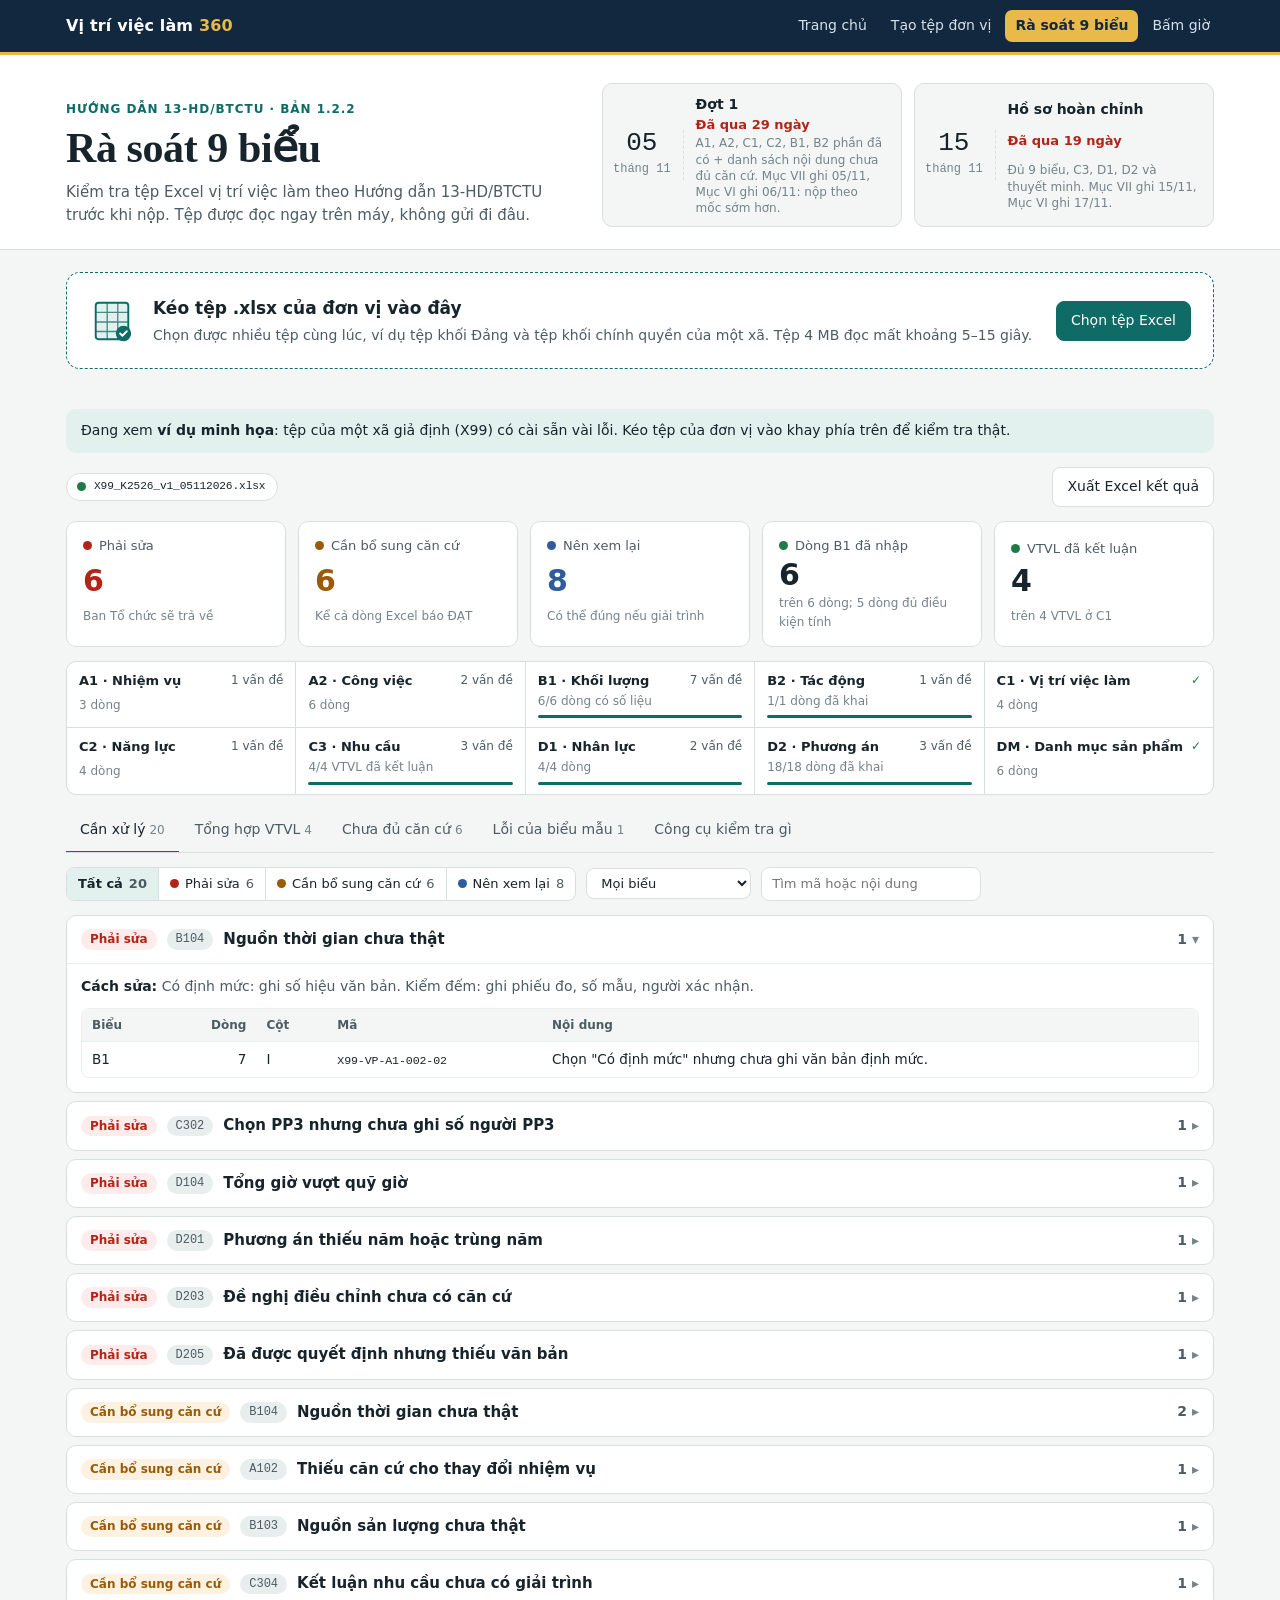
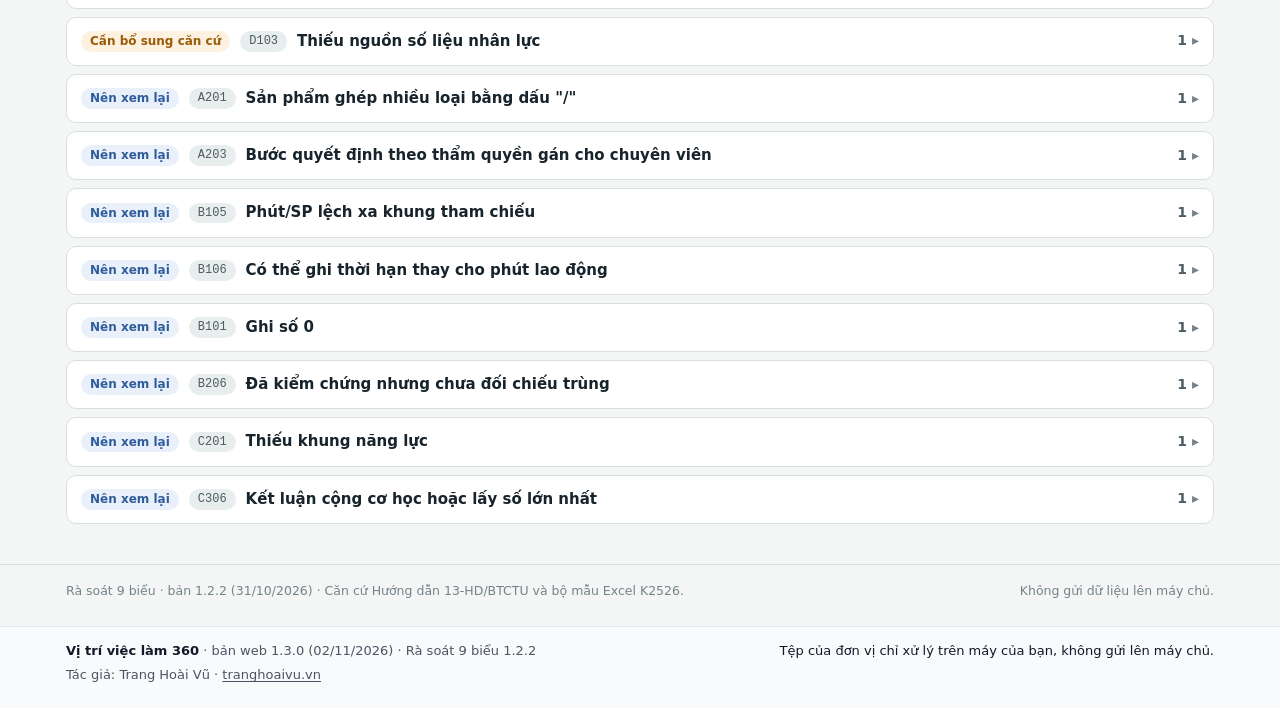
<file: public/vtvl360/ra-soat.html>
<!doctype html>
<html lang="vi">
<head>
<meta charset="utf-8">
<meta name="viewport" content="width=device-width,initial-scale=1,viewport-fit=cover">
<meta http-equiv="Content-Security-Policy" content="default-src 'self'; script-src 'self'; style-src 'self' 'unsafe-inline'; img-src 'self' data: blob:; connect-src 'self'; form-action 'none'; base-uri 'self'; object-src 'none'">
<meta name="referrer" content="no-referrer">
<meta name="robots" content="noindex, nofollow">
<meta name="theme-color" content="#0f2e2b">
<link rel="icon" href="/favicon.ico" sizes="any">
<link rel="icon" href="/favicon.svg" type="image/svg+xml">
<link rel="apple-touch-icon" href="/apple-touch-icon.png">
<link rel="manifest" href="/site.webmanifest">
<meta name="application-name" content="VTVL 360">
<meta name="apple-mobile-web-app-capable" content="yes">
<meta name="apple-mobile-web-app-status-bar-style" content="black-translucent">
<meta name="apple-mobile-web-app-title" content="VTVL 360">
<link rel="canonical" href="https://vtvl.captain-solution.tech/vtvl360/">
<meta property="og:type" content="website">
<meta property="og:site_name" content="VTVL 360">
<meta property="og:locale" content="vi_VN">
<meta property="og:title" content="Vị trí việc làm 360">
<meta property="og:description" content="Tạo tệp đơn vị, bấm giờ, nạp phiếu và rà soát 9 biểu VTVL ngay trên trình duyệt. Dữ liệu không rời khỏi máy.">
<meta property="og:url" content="https://vtvl.captain-solution.tech/vtvl360/">
<meta property="og:image" content="https://vtvl.captain-solution.tech/og-image.png">
<meta property="og:image:width" content="1200">
<meta property="og:image:height" content="630">
<meta name="twitter:card" content="summary_large_image">
<title>Rà soát 9 biểu</title>
<meta name="description" content="Kiểm tra bộ biểu vị trí việc làm theo Hướng dẫn 13-HD/BTCTU ngay trên trình duyệt.">
<meta name="author" content="Trang Hoài Vũ">
<link rel="icon" href="data:image/svg+xml,%3Csvg xmlns=%27http://www.w3.org/2000/svg%27 viewBox=%270 0 32 32%27%3E%3Crect width=%2732%27 height=%2732%27 rx=%277%27 fill=%27%2312283f%27/%3E%3Cpath d=%27M7 22h18%27 stroke=%27%23e9b949%27 stroke-width=%273%27 stroke-linecap=%27round%27/%3E%3Cpath d=%27M9 17V10m7 7V7m7 10v-5%27 stroke=%27%23ffffff%27 stroke-width=%273%27 stroke-linecap=%27round%27/%3E%3C/svg%3E">
<link rel="stylesheet" href="css/chung.css?v=1.3.0.bb475873fa">
<style>:root{color-scheme:light;box-sizing:border-box;padding-top:env(safe-area-inset-top,0px);padding-bottom:env(safe-area-inset-bottom,0px)}html{scroll-padding-top:env(safe-area-inset-top,0px)}body{margin:0;padding:0;font:14px -apple-system,BlinkMacSystemFont,sans-serif;background:#fff;color:#000}img{max-width:100%}[hidden]:not([hidden=until-found i]){display:none!important}</style>
<style>
/* Bàn rà soát hồ sơ: dải mốc nộp ở đầu, khay thả tệp, rồi sổ kết quả chia thẻ. */
:root {
  --paper: #f4f6f5; --sheet: #ffffff; --ink: #17242b; --ink-2: #4c5c63; --ink-3: #74838a; --line: #d8e0df; --line-2: #e8eeed;
  --accent: #0e6b66; --accent-ink: #ffffff; --accent-soft: #e2f0ee;
  --fix: #b42318; --fix-soft: #fdeceb; --ev: #9a5a06; --ev-soft: #fdf2e1; --rv: #2f5d9c; --rv-soft: #e9f0fa; --ok: #1e7a46; --ok-soft: #e4f4ea;
  --shadow: 0 1px 2px rgba(23, 36, 43, .06), 0 4px 16px rgba(23, 36, 43, .05);
  --display: "Literata", Georgia, "Times New Roman", serif;
  --body: "Be Vietnam Pro", system-ui, "Segoe UI", Roboto, Arial, sans-serif;
  --mono: "JetBrains Mono", ui-monospace, Consolas, "Courier New", monospace;
  --r: 10px;
}
@media (prefers-color-scheme: dark) { :root:not([data-theme="light"]) {
  --paper: #0f1719; --sheet: #162124; --ink: #e3ebea; --ink-2: #a3b4b6; --ink-3: #7d9093; --line: #2b3b3e; --line-2: #22312f;
  --accent: #52c2b7; --accent-ink: #062523; --accent-soft: #143331;
  --fix: #f8746a; --fix-soft: #3a1c1a; --ev: #f2b552; --ev-soft: #372a13; --rv: #8db3ec; --rv-soft: #1a2841; --ok: #62d18f; --ok-soft: #12301f;
  --shadow: 0 1px 2px rgba(0, 0, 0, .3), 0 4px 16px rgba(0, 0, 0, .25); color-scheme: dark; } }
:root[data-theme="dark"] {
  --paper: #0f1719; --sheet: #162124; --ink: #e3ebea; --ink-2: #a3b4b6; --ink-3: #7d9093; --line: #2b3b3e; --line-2: #22312f;
  --accent: #52c2b7; --accent-ink: #062523; --accent-soft: #143331;
  --fix: #f8746a; --fix-soft: #3a1c1a; --ev: #f2b552; --ev-soft: #372a13; --rv: #8db3ec; --rv-soft: #1a2841; --ok: #62d18f; --ok-soft: #12301f;
  --shadow: 0 1px 2px rgba(0, 0, 0, .3), 0 4px 16px rgba(0, 0, 0, .25); color-scheme: dark; }

* { box-sizing: border-box; }
/* Bản offline mở thẳng từ đĩa không có khung trang của Artifact: .panel { display: grid } sẽ đè thuộc tính hidden, hiện mọi thẻ cùng lúc */
[hidden] { display: none !important; }
body { background: var(--paper); color: var(--ink); font-family: var(--body); font-size: 15px; line-height: 1.55; -webkit-font-smoothing: antialiased; }
.wrap { max-width: 1180px; margin: 0 auto; padding-left: max(16px, env(safe-area-inset-left, 0px)); padding-right: max(16px, env(safe-area-inset-right, 0px)); }
h1, h2, h3 { text-wrap: balance; margin: 0; }
button, input, select, textarea { font: inherit; color: inherit; }
:focus-visible { outline: 2px solid var(--accent); outline-offset: 2px; }
.mono { font-family: var(--mono); font-size: .86em; letter-spacing: -.01em; }
.num { font-variant-numeric: tabular-nums; }
.muted { color: var(--ink-2); }

/* đầu trang */
.top { border-bottom: 1px solid var(--line); background: var(--sheet); }
.top .wrap { padding-block: 28px 22px; display: grid; grid-template-columns: minmax(0, 1fr) auto; gap: 20px 32px; align-items: end; }
.eyebrow { font-size: 12px; letter-spacing: .08em; text-transform: uppercase; color: var(--accent); font-weight: 600; }
h1 { font-family: var(--display); font-weight: 700; font-size: clamp(30px, 4.2vw, 42px); line-height: 1.1; margin-top: 6px; letter-spacing: -.01em; }
.lede { margin: 10px 0 0; max-width: 62ch; color: var(--ink-2); }
.milestones { display: flex; gap: 12px; flex-wrap: wrap; }
.ms { display: grid; grid-template-columns: auto minmax(0, 1fr); gap: 0 12px; align-items: center; border: 1px solid var(--line); border-radius: var(--r); padding: 10px 14px 10px 10px; background: var(--paper); min-width: 0; max-width: 300px; }
.ms .date { grid-row: span 3; text-align: center; border-right: 1px dashed var(--line); padding-right: 12px; }
.ms .dd { font-family: var(--mono); font-size: 26px; font-weight: 500; line-height: 1; display: block; }
.ms .mm { font-family: var(--mono); font-size: 12px; color: var(--ink-3); }
.ms b { font-size: 14px; }
.ms .left { font-size: 13px; color: var(--accent); font-weight: 600; }
.ms .note { font-size: 12px; color: var(--ink-3); line-height: 1.35; }
.ms.past .left { color: var(--fix); }

/* khay thả tệp */
main { padding-block: 22px 40px; display: grid; gap: 20px; grid-template-columns: minmax(0, 1fr); }
.drop { border: 1.5px dashed var(--accent); border-radius: 14px; background: var(--sheet); padding: 22px; display: grid; grid-template-columns: auto minmax(0, 1fr) auto; gap: 18px; align-items: center; transition: background .15s, border-color .15s; }
.drop.over { background: var(--accent-soft); border-style: solid; }
.drop svg { width: 46px; height: 46px; }
.drop h2 { font-size: 17px; font-weight: 600; }
.drop p { margin: 3px 0 0; color: var(--ink-2); font-size: 14px; }
.btn { display: inline-flex; align-items: center; gap: 8px; border: 1px solid var(--line); background: var(--sheet); border-radius: 8px; padding: 8px 14px; cursor: pointer; font-weight: 500; font-size: 14px; white-space: nowrap; }
.btn:hover { border-color: var(--accent); }
.btn.primary { background: var(--accent); border-color: var(--accent); color: var(--accent-ink); }
.btn.primary:hover { filter: brightness(1.06); }
.btn:disabled { opacity: .55; cursor: not-allowed; }
.btn.small { padding: 5px 10px; font-size: 13px; }
.progress { background: var(--sheet); border: 1px solid var(--line); border-radius: var(--r); padding: 14px 16px; }
.progress .bar { height: 6px; border-radius: 99px; background: var(--line-2); overflow: hidden; margin-top: 8px; }
.progress .bar i { display: block; height: 100%; width: 0; background: var(--accent); transition: width .2s; }
.progress.indet .bar i { width: 35% !important; animation: slide 1.1s ease-in-out infinite; }
@keyframes slide { from { transform: translateX(-100%); } to { transform: translateX(300%); } }
@media (prefers-reduced-motion: reduce) { .progress.indet .bar i { animation: none; width: 100% !important; opacity: .5; } }
.alert { border-radius: var(--r); padding: 10px 14px; font-size: 14px; border: 1px solid var(--line); background: var(--sheet); }
.alert.err { border-color: var(--fix); background: var(--fix-soft); }
.alert.info { background: var(--accent-soft); border-color: transparent; }

/* tổng quan */
.head-row { display: flex; flex-wrap: wrap; gap: 10px 16px; align-items: center; justify-content: space-between; }
.files { display: flex; flex-wrap: wrap; gap: 8px; min-width: 0; }
.file-chip { display: inline-flex; gap: 8px; align-items: center; border: 1px solid var(--line); background: var(--sheet); border-radius: 99px; padding: 4px 12px 4px 10px; font-size: 13px; max-width: 100%; }
.file-chip .mono { overflow: hidden; text-overflow: ellipsis; white-space: nowrap; }
.tiles { display: grid; grid-template-columns: repeat(5, minmax(0, 1fr)); gap: 12px; }
.tile { background: var(--sheet); border: 1px solid var(--line); border-radius: var(--r); padding: 14px 16px; display: grid; gap: 2px; text-align: left; cursor: default; }
button.tile { cursor: pointer; }
button.tile:hover { border-color: var(--ink-3); }
.tile .k { font-size: 13px; color: var(--ink-2); display: flex; align-items: center; gap: 7px; }
.tile .v { font-size: 30px; font-weight: 600; line-height: 1.15; font-variant-numeric: tabular-nums; }
.tile .s { font-size: 12px; color: var(--ink-3); }
.dot { width: 9px; height: 9px; border-radius: 50%; flex: none; }
.dot.fix { background: var(--fix); } .dot.evidence { background: var(--ev); } .dot.review { background: var(--rv); } .dot.ok { background: var(--ok); }
.tile.fix .v { color: var(--fix); } .tile.evidence .v { color: var(--ev); } .tile.review .v { color: var(--rv); }
.sheets { display: grid; grid-template-columns: repeat(5, minmax(0, 1fr)); gap: 1px; background: var(--line); border: 1px solid var(--line); border-radius: var(--r); overflow: hidden; }
.sh { background: var(--sheet); padding: 9px 12px; display: grid; gap: 1px; min-width: 0; }
.sh .n { font-weight: 600; font-size: 13px; display: flex; justify-content: space-between; gap: 6px; }
.sh .n span:last-child { font-weight: 500; font-size: 12px; white-space: nowrap; }
td.m { display: none; }
#vtTable { min-width: 1320px; }
#vtTable td.nm { min-width: 230px; }
#vtTable td.nw { white-space: nowrap; }
.sh .d { font-size: 12px; color: var(--ink-3); white-space: nowrap; overflow: hidden; text-overflow: ellipsis; }
.sh .meter { height: 3px; background: var(--line-2); border-radius: 2px; margin-top: 4px; overflow: hidden; }
.sh .meter i { display: block; height: 100%; background: var(--accent); }
.sh.missing .n { color: var(--fix); }

/* thẻ */
.tabs { display: flex; gap: 2px; border-bottom: 1px solid var(--line); overflow-x: auto; scrollbar-width: thin; }
.tab { border: 0; background: none; padding: 10px 14px; font-weight: 500; font-size: 14px; color: var(--ink-2); border-bottom: 2px solid transparent; margin-bottom: -1px; cursor: pointer; white-space: nowrap; }
.tab[aria-selected="true"] { color: var(--ink); border-bottom-color: var(--accent); }
.tab .c { font-size: 12px; color: var(--ink-3); margin-left: 4px; font-variant-numeric: tabular-nums; }
.panel { display: grid; gap: 14px; grid-template-columns: minmax(0, 1fr); }
/* Lưới một cột: không để nội dung rộng (danh sách sản phẩm dài trong ô chọn) kéo giãn cả trang trên điện thoại */
.grp-body, .ai, .sub, .tb { grid-template-columns: minmax(0, 1fr); }
.filters { display: flex; flex-wrap: wrap; gap: 8px 10px; align-items: center; }
.seg { display: inline-flex; border: 1px solid var(--line); border-radius: 8px; overflow: hidden; background: var(--sheet); flex-wrap: wrap; }
.seg button { border: 0; background: none; padding: 6px 11px; font-size: 13px; cursor: pointer; display: inline-flex; gap: 6px; align-items: center; }
.seg button + button { border-left: 1px solid var(--line); }
.seg button[aria-pressed="true"] { background: var(--accent-soft); font-weight: 600; }
select, input[type="search"] { border: 1px solid var(--line); border-radius: 8px; background: var(--sheet); padding: 6px 10px; font-size: 13px; min-width: 0; max-width: 100%; }
input[type="search"] { width: 220px; max-width: 100%; }
.chip { display: inline-flex; align-items: center; border-radius: 99px; padding: 1px 9px; font-size: 12px; font-weight: 600; white-space: nowrap; }
.chip.fix { background: var(--fix-soft); color: var(--fix); }
.chip.evidence { background: var(--ev-soft); color: var(--ev); }
.chip.review { background: var(--rv-soft); color: var(--rv); }
.chip.code { background: var(--line-2); color: var(--ink-2); font-family: var(--mono); font-weight: 500; }

details.grp { background: var(--sheet); border: 1px solid var(--line); border-radius: var(--r); }
details.grp + details.grp { margin-top: 8px; }
details.grp > summary { list-style: none; cursor: pointer; padding: 12px 14px; display: grid; grid-template-columns: auto auto minmax(0, 1fr) auto; gap: 10px; align-items: center; }
details.grp > summary::-webkit-details-marker { display: none; }
details.grp > summary .t { font-weight: 600; min-width: 0; }
details.grp > summary .cnt { font-variant-numeric: tabular-nums; font-weight: 600; color: var(--ink-2); font-size: 14px; }
details.grp > summary .cnt::after { content: " ▸"; color: var(--ink-3); }
details.grp[open] > summary .cnt::after { content: " ▾"; }
.grp-body { border-top: 1px solid var(--line-2); padding: 12px 14px 14px; display: grid; gap: 10px; }
.howto { font-size: 14px; color: var(--ink-2); max-width: 90ch; }
.howto b { color: var(--ink); font-weight: 600; }
.tbl-wrap { overflow: auto; border: 1px solid var(--line-2); border-radius: 8px; max-width: 100%; }
table { border-collapse: collapse; width: 100%; font-size: 13.5px; }
th, td { text-align: left; padding: 7px 10px; border-bottom: 1px solid var(--line-2); vertical-align: top; }
th { font-weight: 600; font-size: 12px; color: var(--ink-2); background: var(--paper); position: sticky; top: 0; z-index: 1; white-space: nowrap; }
tr:last-child td { border-bottom: 0; }
td.r, th.r { text-align: right; font-variant-numeric: tabular-nums; }
td .mono { white-space: nowrap; }
.more { justify-self: start; }
.sub { border: 1px solid var(--line-2); border-radius: 8px; padding: 10px 12px; display: grid; gap: 6px; }
.sub h4 { margin: 0; font-size: 14px; display: flex; gap: 8px; align-items: baseline; flex-wrap: wrap; }
.sub ul { margin: 0; padding-left: 18px; font-size: 13px; color: var(--ink-2); }
.ai { border: 1px solid var(--accent); border-radius: 8px; padding: 12px; display: grid; gap: 8px; background: var(--accent-soft); }
.ai textarea { width: 100%; min-height: 220px; border: 1px solid var(--line); border-radius: 6px; background: var(--sheet); padding: 10px; font-family: var(--mono); font-size: 12px; line-height: 1.5; resize: vertical; }
.ai .row { display: flex; gap: 8px; flex-wrap: wrap; align-items: center; }
.note-box { font-size: 13px; color: var(--ink-2); background: var(--sheet); border: 1px solid var(--line); border-radius: 8px; padding: 10px 12px; }
.note-box b { color: var(--ink); }
.tb { background: var(--sheet); border: 1px solid var(--line); border-radius: var(--r); padding: 14px 16px; display: grid; gap: 6px; }
.tb h3 { font-size: 16px; display: flex; gap: 8px; align-items: baseline; flex-wrap: wrap; }
.tb p { margin: 0; font-size: 14px; color: var(--ink-2); max-width: 95ch; }
.tb p b { color: var(--ink); }
.rules { display: grid; grid-template-columns: repeat(2, minmax(0, 1fr)); gap: 14px; }
.rules section { background: var(--sheet); border: 1px solid var(--line); border-radius: var(--r); padding: 12px 14px; }
.rules h3 { font-size: 15px; margin-bottom: 6px; }
.rules ol { list-style: none; margin: 0; padding: 0; display: grid; gap: 7px; }
.rules li { display: grid; grid-template-columns: 48px minmax(0, 1fr); gap: 8px; font-size: 13.5px; }
.rules li .mono { color: var(--ink-3); padding-top: 1px; }
.rules li small { display: block; color: var(--ink-3); font-size: 12.5px; }
/* Mục rộng hết hàng (thay đổi, bảng PL3): lưới một cột minmax(0, 1fr) để bảng rộng cuộn trong khung, không kéo giãn trang */
.rules section.wide { grid-column: 1 / -1; display: grid; grid-template-columns: minmax(0, 1fr); gap: 8px; align-content: start; }
.rules section.wide h3 { margin-bottom: 0; }
.rules section.wide p { margin: 0; font-size: 13px; color: var(--ink-2); max-width: 110ch; }
.rules h4 { margin: 4px 0 0; font-size: 14px; }
.rules ul.plain { margin: 0; padding-left: 18px; display: grid; gap: 5px; font-size: 13.5px; max-width: 110ch; }
.rules ul.plain li { display: list-item; }
.pl3 table { min-width: 600px; }
.pl3 th.n, .pl3 td.n { text-align: right; font-variant-numeric: tabular-nums; white-space: nowrap; }
.pl3 tr.g td { background: var(--paper); font-weight: 600; color: var(--ink); }
.empty { text-align: center; padding: 26px 12px; color: var(--ink-2); background: var(--sheet); border: 1px dashed var(--line); border-radius: var(--r); }
.toast { position: fixed; left: 50%; bottom: calc(18px + env(safe-area-inset-bottom, 0px)); transform: translateX(-50%); background: var(--ink); color: var(--paper); padding: 9px 16px; border-radius: 8px; font-size: 14px; box-shadow: var(--shadow); z-index: 20; max-width: calc(100% - 32px); }
footer { border-top: 1px solid var(--line); color: var(--ink-3); font-size: 12.5px; }
footer .wrap { padding-block: 16px 26px; display: flex; flex-wrap: wrap; gap: 6px 18px; justify-content: space-between; }

@media (max-width: 900px) {
  .top .wrap { grid-template-columns: minmax(0, 1fr); }
  .tiles { grid-template-columns: repeat(3, minmax(0, 1fr)); }
  .sheets { grid-template-columns: repeat(2, minmax(0, 1fr)); }
  .rules { grid-template-columns: minmax(0, 1fr); }
}
@media (max-width: 560px) {
  body { font-size: 14.5px; }
  .drop { grid-template-columns: minmax(0, 1fr); text-align: left; padding: 16px; }
  .drop svg { display: none; }
  .tiles { grid-template-columns: repeat(2, minmax(0, 1fr)); }
  .tiles .tile:last-child { grid-column: span 2; }
  .tile .v { font-size: 26px; }
  table.rows thead { display: none; }
  table.rows, table.rows tbody, table.rows tr { display: block; width: 100%; }
  table.rows tr { padding: 8px 10px; border-bottom: 1px solid var(--line-2); }
  table.rows tr:last-child { border-bottom: 0; }
  table.rows td { display: none; border: 0; padding: 0; }
  table.rows td.m, table.rows td.msg { display: block; }
  table.rows td.m { font-size: 12px; color: var(--ink-3); margin-bottom: 2px; }
  .ms { max-width: none; flex: 1 1 100%; }
  details.grp > summary { grid-template-columns: auto minmax(0, 1fr) auto; }
  details.grp > summary .chip.code { display: none; }
  input[type="search"] { width: 100%; }
}
</style>
</head>
<body>
<div class="v360-bar"><div class="v360-bar-in">
  <a class="v360-brand" href="index.html"><span>Vị trí việc làm <b>360</b></span></a>
  <nav class="v360-nav" aria-label="Các trang"><a href="index.html">Trang chủ</a><a href="tao-tep.html">Tạo tệp đơn vị</a><a href="ra-soat.html" aria-current="page">Rà soát 9 biểu</a><a href="bam-gio.html">Bấm giờ</a></nav>
</div></div>


<header class="top">
  <div class="wrap">
    <div>
      <div class="eyebrow">Hướng dẫn 13-HD/BTCTU · bản 1.2.2</div>
      <h1>Rà soát 9 biểu</h1>
      <p class="lede">Kiểm tra tệp Excel vị trí việc làm theo Hướng dẫn 13-HD/BTCTU trước khi nộp. Tệp được đọc ngay trên máy, không gửi đi đâu.</p>
    </div>
    <div class="milestones" id="milestones" aria-label="Mốc nộp"></div>
  </div>
</header>

<main class="wrap">
  <section class="drop" id="drop" aria-label="Chọn tệp Excel">
    <svg viewBox="0 0 48 48" aria-hidden="true"><rect x="7" y="5" width="34" height="38" rx="3" fill="var(--accent-soft)" stroke="var(--accent)" stroke-width="2"/><path d="M7 15h34M7 25h34M7 35h34M19 5v38M30 5v38" stroke="var(--accent)" stroke-width="1.4" fill="none" opacity=".75"/><circle cx="36" cy="37" r="8" fill="var(--accent)"/><path d="M32.5 37l2.4 2.4 4.6-4.8" stroke="var(--accent-ink)" stroke-width="2" fill="none" stroke-linecap="round" stroke-linejoin="round"/></svg>
    <div>
      <h2>Kéo tệp .xlsx của đơn vị vào đây</h2>
      <p>Chọn được nhiều tệp cùng lúc, ví dụ tệp khối Đảng và tệp khối chính quyền của một xã. Tệp 4 MB đọc mất khoảng 5–15 giây.</p>
    </div>
    <div>
      <input type="file" id="fileInput" accept=".xlsx,.xlsm,application/vnd.openxmlformats-officedocument.spreadsheetml.sheet" multiple hidden>
      <button class="btn primary" id="pickBtn" type="button">Chọn tệp Excel</button>
    </div>
  </section>

  <div class="progress" id="progress" hidden role="status" aria-live="polite">
    <div id="progressText">Đang đọc tệp…</div>
    <div class="bar"><i id="progressBar"></i></div>
  </div>
  <div id="errors"></div>

  <section id="results" class="panel" aria-live="polite">
    <div class="alert info" id="sampleBanner" hidden>Đang xem <b>ví dụ minh họa</b>: tệp của một xã giả định (X99) có cài sẵn vài lỗi. Kéo tệp của đơn vị vào khay phía trên để kiểm tra thật.</div>
    <div class="head-row">
      <div class="files" id="fileChips"></div>
      <button class="btn" id="exportBtn" type="button">Xuất Excel kết quả</button>
    </div>
    <div class="alert info" id="bigNote" hidden></div>
    <div class="tiles" id="tiles"></div>
    <div class="sheets" id="sheets" aria-label="Tiến độ theo biểu"></div>
    <nav class="tabs" role="tablist" id="tabs">
      <button class="tab" role="tab" data-tab="issues" aria-selected="true">Cần xử lý<span class="c" id="tc-issues"></span></button>
      <button class="tab" role="tab" data-tab="vtvl" aria-selected="false">Tổng hợp VTVL<span class="c" id="tc-vtvl"></span></button>
      <button class="tab" role="tab" data-tab="evidence" aria-selected="false">Chưa đủ căn cứ<span class="c" id="tc-evidence"></span></button>
      <button class="tab" role="tab" data-tab="template" aria-selected="false">Lỗi của biểu mẫu<span class="c" id="tc-template"></span></button>
      <button class="tab" role="tab" data-tab="rules" aria-selected="false">Công cụ kiểm tra gì</button>
    </nav>
    <div class="panel" id="tab-issues" role="tabpanel">
      <div class="filters">
        <div class="seg" id="levelSeg" role="group" aria-label="Lọc theo mức"></div>
        <select id="sheetSel" aria-label="Lọc theo biểu"></select>
        <select id="fileSel" aria-label="Lọc theo tệp" hidden></select>
        <input type="search" id="q" placeholder="Tìm mã hoặc nội dung" aria-label="Tìm mã hoặc nội dung">
      </div>
      <div id="groups"></div>
    </div>
    <div class="panel" id="tab-vtvl" role="tabpanel" hidden>
      <div class="note-box">Ba con số khác nhau: <b>người quy đổi PP2</b> (giờ ròng ÷ quỹ giờ) chỉ là căn cứ tính; <b>người cần bố trí</b> là kết luận ở C3 sau khi phân tích; <b>biên chế</b> do cấp có thẩm quyền giao. Giờ B1 do công cụ tự tính lại từ các cột nhập, chỉ cộng dòng đủ điều kiện như cột R của mẫu.</div>
      <div class="muted" id="vtExempt" style="font-size:13px" hidden></div>
      <div class="filters">
        <label class="muted" style="display:inline-flex;gap:6px;align-items:center;font-size:13px"><input type="checkbox" id="vtOnly" checked> Chỉ VTVL đã có số liệu</label>
        <input type="search" id="vtQ" placeholder="Tìm mã hoặc tên VTVL" aria-label="Tìm VTVL">
      </div>
      <div class="tbl-wrap" style="max-height:70vh"><table id="vtTable"></table></div>
    </div>
    <div class="panel" id="tab-evidence" role="tabpanel" hidden>
      <div class="note-box">Hướng dẫn 13 yêu cầu nộp kèm đợt 1 <b>danh sách nội dung chưa đủ căn cứ</b>, ghi rõ nguyên nhân, thời hạn bổ sung và đầu mối. Bảng dưới gom các dòng còn dùng câu mẫu hoặc thiếu nguồn. Tệp xuất Excel có sẵn trang <b>Chua_du_can_cu</b> với hai cột trống để đơn vị điền.</div>
      <div id="evidenceBox"></div>
    </div>
    <div class="panel" id="tab-template" role="tabpanel" hidden>
      <div class="note-box">Đây là lỗi nằm trong chính tệp mẫu, không tính là lỗi của đơn vị. Tệp xuất Excel có trang <b>Gop_y_bieu_mau</b> theo đúng cột của trang Y_KIEN_DON_VI để đơn vị chép vào góp ý.</div>
      <div id="templateBox" class="panel"></div>
    </div>
    <div class="panel" id="tab-rules" role="tabpanel" hidden>
      <div class="note-box">Công cụ đọc các cột nhập liệu và <b>tự tính lại</b>, không dựa vào kết quả công thức lưu sẵn trong tệp (có thể đã cũ). Kết quả là để đơn vị tự rà trước khi nộp, không thay cho thẩm định của Ban Tổ chức. Mức <b>Phải sửa</b>: sai cấu trúc, mã, danh sách hoặc số liệu. <b>Cần bổ sung căn cứ</b>: chưa truy được nguồn, kể cả khi Excel báo ĐẠT. <b>Nên xem lại</b>: nghi vấn nghiệp vụ, có thể đúng nếu có giải trình.</div>
      <div class="rules" id="rulesBox"></div>
    </div>
  </section>
</main>

<footer>
  <div class="wrap">
    <span>Rà soát 9 biểu · bản 1.2.2 (31/10/2026) · Căn cứ Hướng dẫn 13-HD/BTCTU và bộ mẫu Excel K2526.</span>
    <span id="modeNote"></span>
  </div>
</footer>
<div class="toast" id="toast" hidden role="status"></div>


<div class="v360-foot"><div class="v360-foot-in">
  <span><b>Vị trí việc làm 360</b> · bản web 1.3.0 (02/11/2026) · Rà soát 9 biểu 1.2.2</span>
  <span class="v360-safe">Tệp của đơn vị chỉ xử lý trên máy của bạn, không gửi lên máy chủ.</span>
  <span id="v360NhatKy" hidden>Trang có ghi nhật ký sử dụng (mã, tên đơn vị, thao tác, số đếm) để tác giả theo dõi; không gửi tệp, không ghi họ tên.</span>
  <span id="v360TacGia" hidden></span>
  <span id="v360LienHe" hidden></span>
</div></div>
<script src="lib/xlsx-0.18.5.full.min.js?v=1.3.0.c9506197ca"></script>
<script src="js/engine.js?v=1.3.0.5b8ffefed3"></script>
<script src="js/ra-soat.js?v=1.3.0.6bfaf38a99"></script>
<script src="js/cau-hinh.js?v=1.3.0.47973bc4f9"></script>
<script src="js/khung.js?v=1.3.0.b723b2bb43"></script>
</body>
</html>
</file>
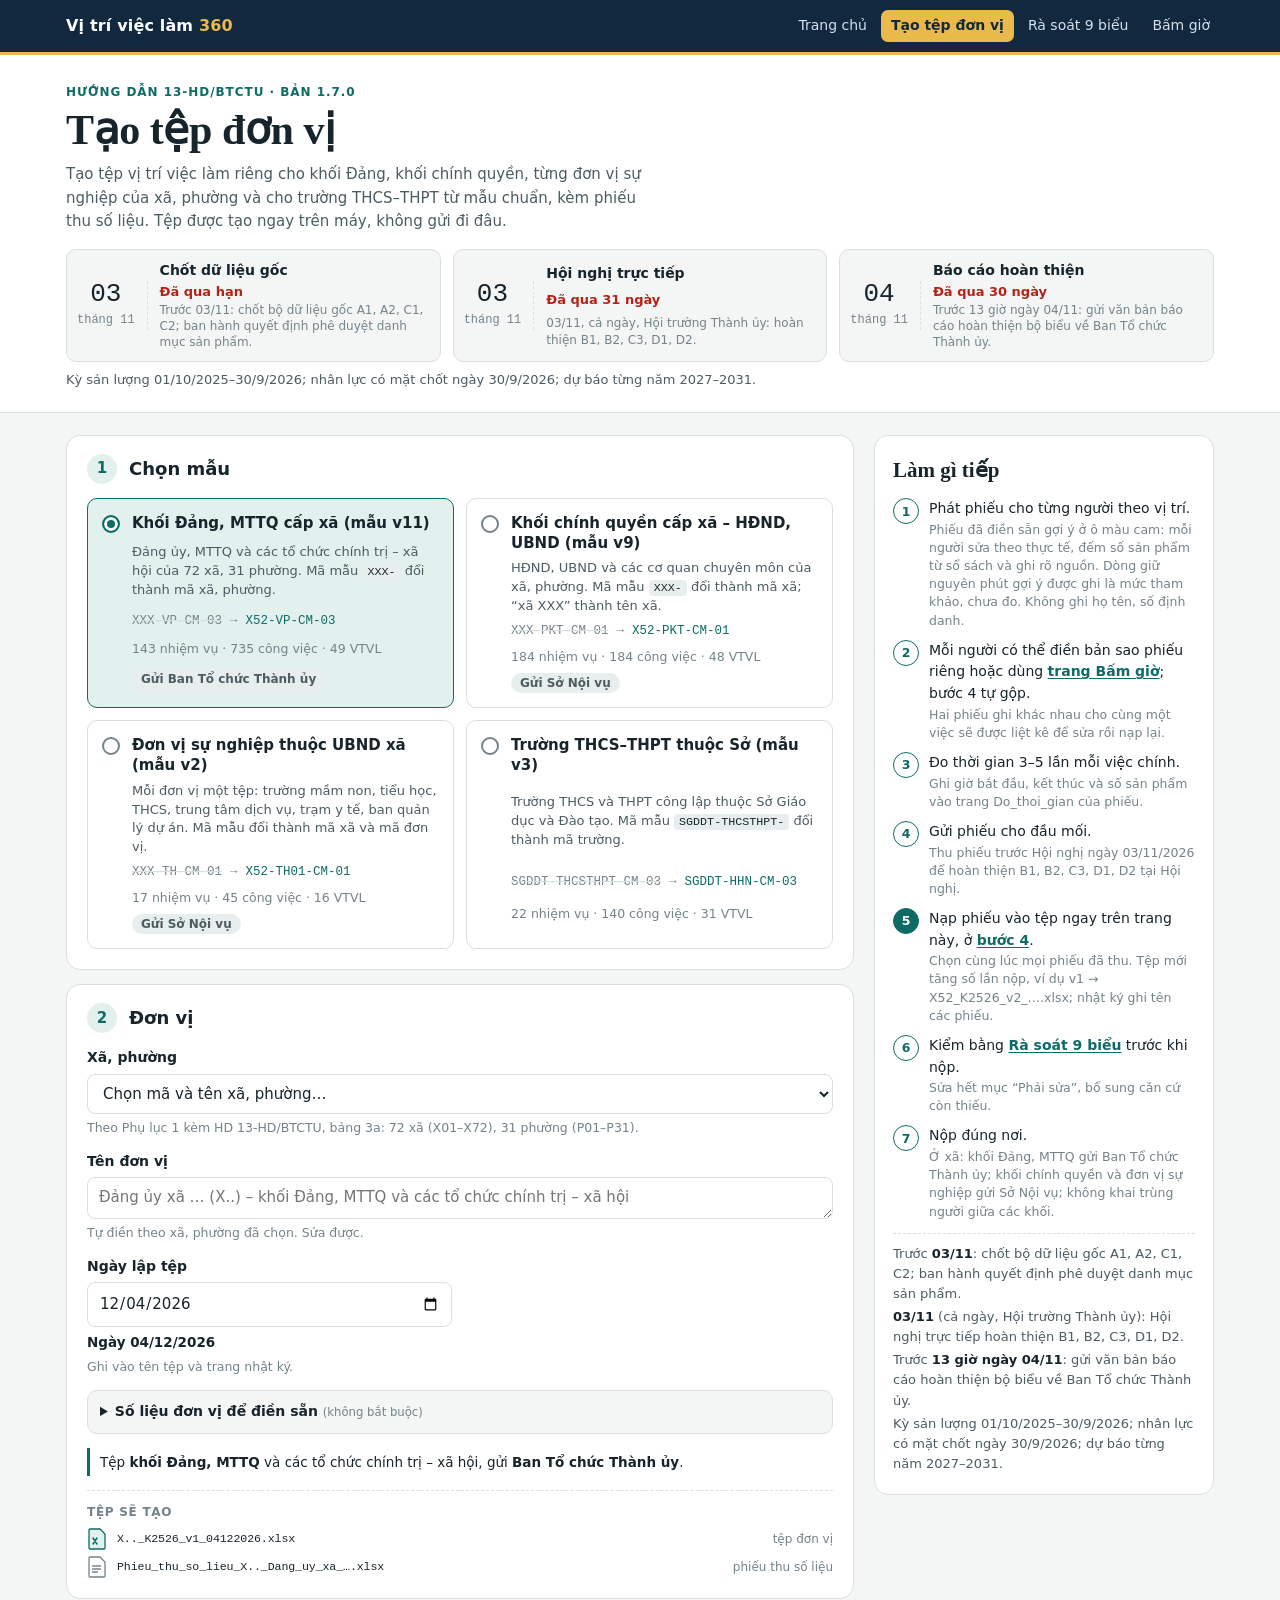
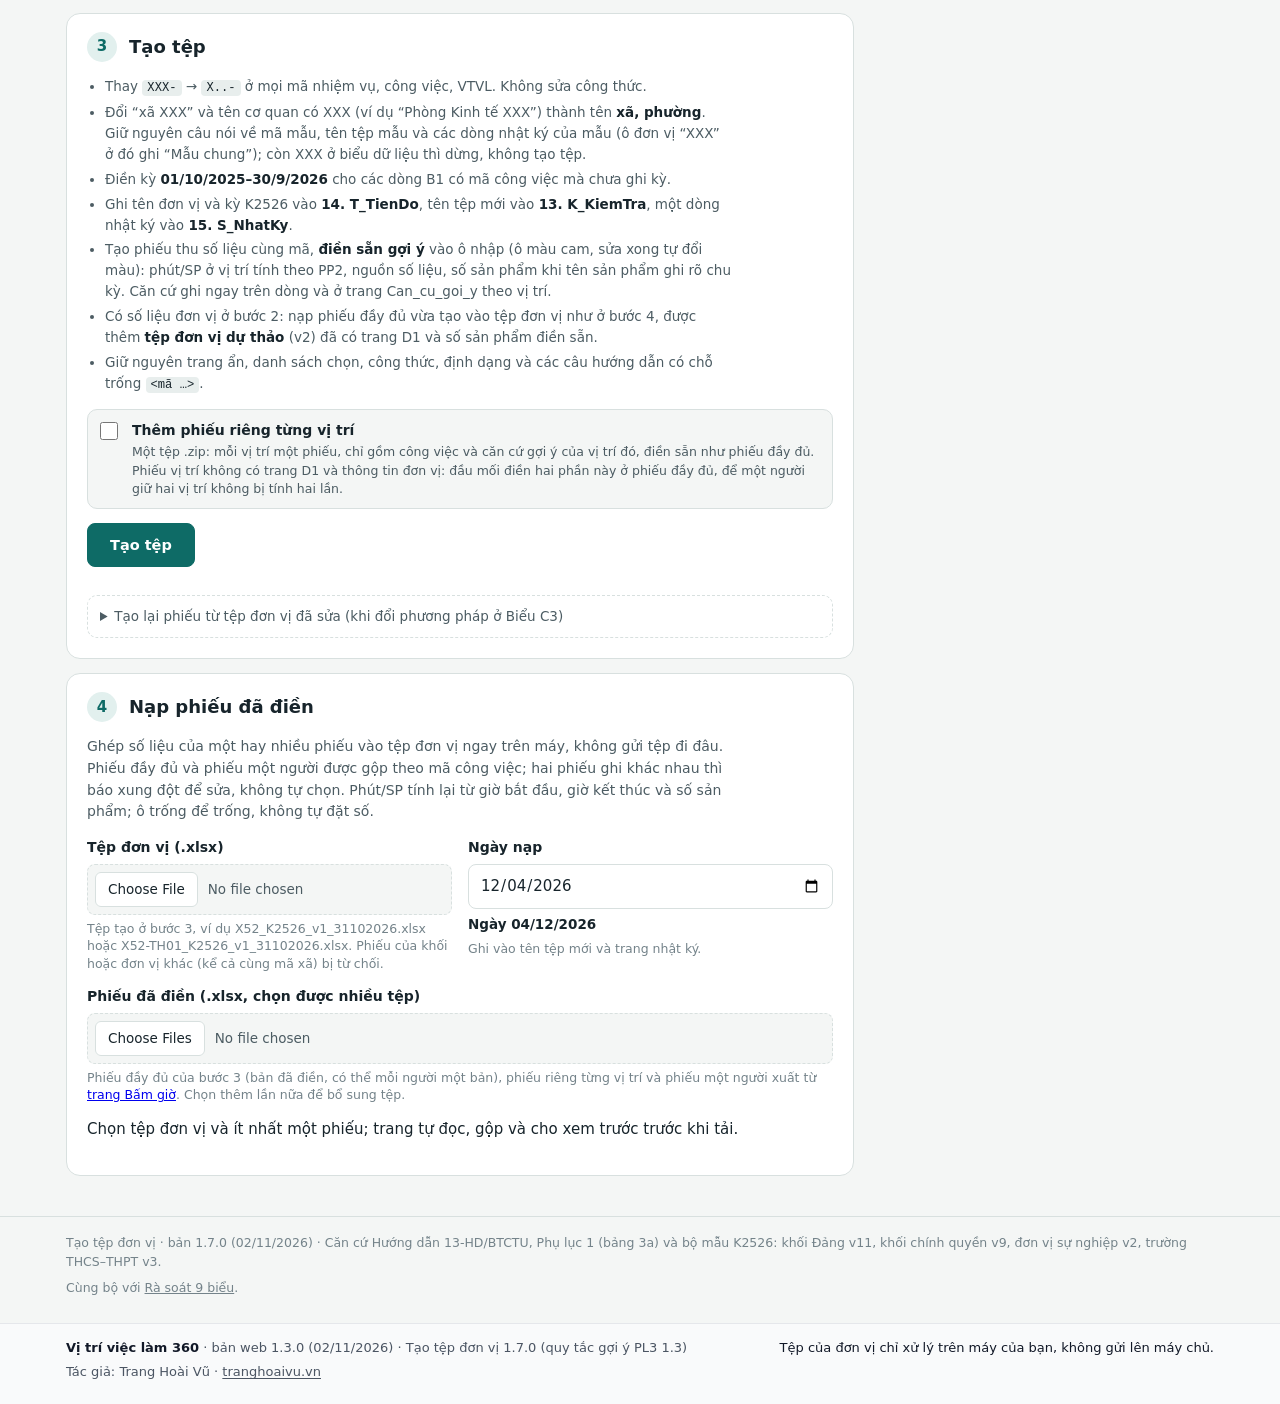
<file: public/vtvl360/tao-tep.html>
<!doctype html>
<html lang="vi">
<head>
<meta charset="utf-8">
<meta name="viewport" content="width=device-width,initial-scale=1,viewport-fit=cover">
<meta http-equiv="Content-Security-Policy" content="default-src 'self'; script-src 'self'; style-src 'self' 'unsafe-inline'; img-src 'self' data: blob:; connect-src 'self'; form-action 'none'; base-uri 'self'; object-src 'none'">
<meta name="referrer" content="no-referrer">
<meta name="robots" content="noindex, nofollow">
<meta name="theme-color" content="#0f2e2b">
<link rel="icon" href="/favicon.ico" sizes="any">
<link rel="icon" href="/favicon.svg" type="image/svg+xml">
<link rel="apple-touch-icon" href="/apple-touch-icon.png">
<link rel="manifest" href="/site.webmanifest">
<meta name="application-name" content="VTVL 360">
<meta name="apple-mobile-web-app-capable" content="yes">
<meta name="apple-mobile-web-app-status-bar-style" content="black-translucent">
<meta name="apple-mobile-web-app-title" content="VTVL 360">
<link rel="canonical" href="https://vtvl.captain-solution.tech/vtvl360/">
<meta property="og:type" content="website">
<meta property="og:site_name" content="VTVL 360">
<meta property="og:locale" content="vi_VN">
<meta property="og:title" content="Vị trí việc làm 360">
<meta property="og:description" content="Tạo tệp đơn vị, bấm giờ, nạp phiếu và rà soát 9 biểu VTVL ngay trên trình duyệt. Dữ liệu không rời khỏi máy.">
<meta property="og:url" content="https://vtvl.captain-solution.tech/vtvl360/">
<meta property="og:image" content="https://vtvl.captain-solution.tech/og-image.png">
<meta property="og:image:width" content="1200">
<meta property="og:image:height" content="630">
<meta name="twitter:card" content="summary_large_image">
<title>Tạo tệp đơn vị</title>
<meta name="description" content="Tạo tệp vị trí việc làm riêng cho khối Đảng, khối chính quyền, đơn vị sự nghiệp của xã, phường và trường THCS–THPT từ mẫu chuẩn, kèm phiếu thu số liệu, ngay trên trình duyệt.">
<meta name="author" content="Trang Hoài Vũ">
<link rel="icon" href="data:image/svg+xml,%3Csvg xmlns=%27http://www.w3.org/2000/svg%27 viewBox=%270 0 32 32%27%3E%3Crect width=%2732%27 height=%2732%27 rx=%277%27 fill=%27%2312283f%27/%3E%3Cpath d=%27M7 22h18%27 stroke=%27%23e9b949%27 stroke-width=%273%27 stroke-linecap=%27round%27/%3E%3Cpath d=%27M9 17V10m7 7V7m7 10v-5%27 stroke=%27%23ffffff%27 stroke-width=%273%27 stroke-linecap=%27round%27/%3E%3C/svg%3E">
<link rel="stylesheet" href="css/chung.css?v=1.3.0.bb475873fa">
<style>:root{color-scheme:light;box-sizing:border-box;padding-top:env(safe-area-inset-top,0px);padding-bottom:env(safe-area-inset-bottom,0px)}html{scroll-padding-top:env(safe-area-inset-top,0px)}body{margin:0;padding:0;font:14px -apple-system,BlinkMacSystemFont,sans-serif;background:#fff;color:#000}img{max-width:100%}[hidden]:not([hidden=until-found i]){display:none!important}</style>
<style>
/* Bàn tách tệp: dải mốc nộp ở đầu; bên trái ba bước (mẫu → đơn vị → tạo tệp), bên phải việc cần làm tiếp. Cùng họ với "Rà soát 9 biểu". */
:root {
  --paper: #f4f6f5; --sheet: #ffffff; --ink: #17242b; --ink-2: #4c5c63; --ink-3: #74838a; --line: #d8e0df; --line-2: #e8eeed;
  --accent: #0e6b66; --accent-ink: #ffffff; --accent-soft: #e2f0ee;
  --fix: #b42318; --fix-soft: #fdeceb; --warn: #9a5a06; --warn-soft: #fdf2e1; --ok: #1e7a46; --ok-soft: #e4f4ea;
  --shadow: 0 1px 2px rgba(23, 36, 43, .06), 0 4px 16px rgba(23, 36, 43, .05);
  --display: "Literata", Georgia, "Times New Roman", serif;
  --body: "Be Vietnam Pro", system-ui, "Segoe UI", Roboto, Arial, sans-serif;
  --mono: "JetBrains Mono", ui-monospace, Consolas, "Courier New", monospace;
  --r: 10px;
}
@media (prefers-color-scheme: dark) { :root:not([data-theme="light"]) {
  --paper: #0f1719; --sheet: #162124; --ink: #e3ebea; --ink-2: #a3b4b6; --ink-3: #7d9093; --line: #2b3b3e; --line-2: #22312f;
  --accent: #52c2b7; --accent-ink: #062523; --accent-soft: #143331;
  --fix: #f8746a; --fix-soft: #3a1c1a; --warn: #f2b552; --warn-soft: #372a13; --ok: #62d18f; --ok-soft: #12301f;
  --shadow: 0 1px 2px rgba(0, 0, 0, .3), 0 4px 16px rgba(0, 0, 0, .25); color-scheme: dark; } }
:root[data-theme="dark"] {
  --paper: #0f1719; --sheet: #162124; --ink: #e3ebea; --ink-2: #a3b4b6; --ink-3: #7d9093; --line: #2b3b3e; --line-2: #22312f;
  --accent: #52c2b7; --accent-ink: #062523; --accent-soft: #143331;
  --fix: #f8746a; --fix-soft: #3a1c1a; --warn: #f2b552; --warn-soft: #372a13; --ok: #62d18f; --ok-soft: #12301f;
  --shadow: 0 1px 2px rgba(0, 0, 0, .3), 0 4px 16px rgba(0, 0, 0, .25); color-scheme: dark; }

* { box-sizing: border-box; }
body { background: var(--paper); color: var(--ink); font-family: var(--body); font-size: 15px; line-height: 1.55; -webkit-font-smoothing: antialiased; }
.wrap { max-width: 1180px; margin: 0 auto; padding-left: max(16px, env(safe-area-inset-left, 0px)); padding-right: max(16px, env(safe-area-inset-right, 0px)); }
h1, h2, h3 { text-wrap: balance; margin: 0; }
p { margin: 0; }
button, input, select { font: inherit; color: inherit; }
:focus-visible { outline: 2px solid var(--accent); outline-offset: 2px; }
[hidden] { display: none !important; }
.mono { font-family: var(--mono); font-size: .86em; letter-spacing: -.01em; }
.num { font-variant-numeric: tabular-nums; }
code.tok { font-family: var(--mono); font-size: .9em; white-space: nowrap; background: var(--line-2); color: var(--ink); border-radius: 4px; padding: 1px 5px; }

/* đầu trang */
.top { border-bottom: 1px solid var(--line); background: var(--sheet); }
.top .wrap { padding-block: 28px 22px; display: grid; grid-template-columns: minmax(0, 1fr); gap: 16px 32px; align-items: end; }
.eyebrow { font-size: 12px; letter-spacing: .08em; text-transform: uppercase; color: var(--accent); font-weight: 600; }
h1 { font-family: var(--display); font-weight: 700; font-size: clamp(30px, 4.2vw, 42px); line-height: 1.1; margin-top: 6px; letter-spacing: -.01em; }
.lede { margin-top: 10px; max-width: 62ch; color: var(--ink-2); }
/* 1.7.0: ba mốc theo công văn của Ban Tổ chức Thành ủy, một hàng dưới tiêu đề */
.ms-wrap { display: grid; gap: 8px; min-width: 0; }
.milestones { display: grid; grid-template-columns: repeat(3, minmax(0, 1fr)); gap: 12px; }
.ms-line { font-size: 13px; color: var(--ink-2); }
.ms { display: grid; grid-template-columns: auto minmax(0, 1fr); gap: 0 12px; align-items: center; border: 1px solid var(--line); border-radius: var(--r); padding: 10px 14px 10px 10px; background: var(--paper); min-width: 0; }
.ms .date { grid-row: span 3; text-align: center; border-right: 1px dashed var(--line); padding-right: 12px; }
.ms .dd { font-family: var(--mono); font-size: 26px; font-weight: 500; line-height: 1; display: block; }
.ms .mm { font-family: var(--mono); font-size: 12px; color: var(--ink-3); }
.ms b { font-size: 14px; }
.ms .left { font-size: 13px; color: var(--accent); font-weight: 600; }
.ms .note { font-size: 12px; color: var(--ink-3); line-height: 1.35; }
.ms.past .left { color: var(--fix); }

/* bố cục chính */
main { padding-block: 22px 40px; display: grid; gap: 20px; grid-template-columns: minmax(0, 1fr) minmax(0, 340px); align-items: start; }
.flow, .flow-form { display: grid; gap: 14px; grid-template-columns: minmax(0, 1fr); min-width: 0; }
.step { background: var(--sheet); border: 1px solid var(--line); border-radius: 14px; padding: 18px 20px 20px; display: grid; gap: 14px; grid-template-columns: minmax(0, 1fr); min-width: 0; }
.step-h { display: flex; align-items: center; gap: 12px; }
.step-n { width: 30px; height: 30px; border-radius: 50%; display: inline-grid; place-items: center; background: var(--accent-soft); color: var(--accent); font-weight: 700; font-size: 15px; flex: none; font-variant-numeric: tabular-nums; }
.step-h h2 { font-size: 18px; font-weight: 600; }
.step-h .aside { margin-left: auto; font-size: 13px; color: var(--ink-3); }

/* bước 1: bốn mẫu */
.choices { display: grid; grid-template-columns: repeat(2, minmax(0, 1fr)); gap: 12px; }
.choice { position: relative; display: grid; gap: 6px; border: 1.5px solid var(--line); border-radius: var(--r); padding: 14px 14px 14px 44px; cursor: pointer; background: var(--sheet); transition: border-color .15s; min-width: 0; }
.choice:hover { border-color: var(--ink-3); }
.choice input { position: absolute; opacity: 0; pointer-events: none; }
.choice .dot { position: absolute; left: 14px; top: 16px; width: 18px; height: 18px; border-radius: 50%; border: 2px solid var(--ink-3); background: var(--sheet); }
.choice:has(input:checked) { border-color: var(--accent); background: var(--accent-soft); }
.choice:has(input:checked) .dot { border-color: var(--accent); box-shadow: inset 0 0 0 3px var(--sheet); background: var(--accent); }
.choice:has(input:focus-visible) { outline: 2px solid var(--accent); outline-offset: 2px; }
.choice .t { font-weight: 600; line-height: 1.35; }
.choice .s { font-size: 13px; color: var(--ink-2); line-height: 1.45; }
.choice .facts { font-size: 12.5px; color: var(--ink-3); font-variant-numeric: tabular-nums; }
.xform { display: flex; flex-wrap: wrap; align-items: center; gap: 4px 8px; font-family: var(--mono); font-size: 12.5px; min-width: 0; }
.xform .from { color: var(--ink-3); text-decoration: line-through; text-decoration-color: var(--line); overflow-wrap: anywhere; }
.xform .arrow { color: var(--ink-3); }
.xform .to { color: var(--accent); font-weight: 500; overflow-wrap: anywhere; }
.choice .dest { justify-self: start; font-size: 12px; font-weight: 600; border-radius: 99px; padding: 1px 9px; background: var(--line-2); color: var(--ink-2); }
.subpick { display: grid; grid-template-columns: minmax(0, 1fr); gap: 5px; border: 1px solid var(--accent); border-radius: var(--r); padding: 12px 14px; background: var(--accent-soft); }
.subpick label { font-weight: 600; font-size: 14px; }
.subpick .hint { font-size: 12.5px; color: var(--ink-2); line-height: 1.4; }
.dest-note { font-size: 13.5px; color: var(--ink); border-left: 3px solid var(--accent); padding: 4px 0 4px 10px; max-width: 80ch; }
.codeview { font-family: var(--mono); font-size: 15px; color: var(--accent); font-weight: 500; padding: 9px 0; overflow-wrap: anywhere; }

/* bước 2: đơn vị */
.fields { display: grid; grid-template-columns: repeat(2, minmax(0, 1fr)); gap: 14px 16px; }
.field { display: grid; gap: 5px; min-width: 0; align-content: start; }
.field.wide { grid-column: 1 / -1; }
.field label { font-weight: 600; font-size: 14px; }
.field .hint { font-size: 12.5px; color: var(--ink-3); line-height: 1.4; }
.field .err { font-size: 12.5px; color: var(--fix); line-height: 1.4; }
.dateview { font-size: 13.5px; font-weight: 600; color: var(--ink); font-variant-numeric: tabular-nums; }
/* 1.6.0: số liệu đơn vị để điền sẵn */
.sldv { border: 1px solid var(--line); border-radius: var(--r); background: var(--paper); min-width: 0; }
.sldv > summary { cursor: pointer; padding: 10px 12px; font-size: 14px; font-weight: 600; }
.sldv > summary small { font-weight: 400; color: var(--ink-3); }
.sldv-body { display: grid; gap: 12px; padding: 0 12px 12px; min-width: 0; }
.sldv .hint { font-size: 12.5px; color: var(--ink-3); line-height: 1.4; }
.sldv .hint.ok { color: var(--ok); }
.sldv .hint:empty { display: none; }
.sldv-h { display: flex; flex-wrap: wrap; gap: 2px 10px; align-items: baseline; font-size: 14px; margin-bottom: 6px; }
.ppl { max-height: 360px; overflow-y: auto; border: 1px solid var(--line-2); border-radius: 8px; background: var(--sheet); }
.ppl:empty { display: none; }
.ppl-row { display: grid; grid-template-columns: minmax(0, 7.5em) minmax(0, 1fr) 4.6em; gap: 8px; align-items: center; padding: 6px 10px; border-bottom: 1px solid var(--line-2); font-size: 13.5px; }
.ppl-row:last-child { border-bottom: 0; }
.ppl-row .mono { overflow-wrap: anywhere; color: var(--ink-2); }
.ppl-row label { font-weight: 400; font-size: 13.5px; overflow-wrap: anywhere; }
.ppl-row input { padding: 6px 8px; text-align: right; }
/* 1.7.0: bảng "Nhân sự theo mã ngạch" — dòng xếp chồng khi khung hẹp, năm cột khi khung từ 620 px (container query) */
.ng { display: grid; gap: 8px; min-width: 0; container-type: inline-size; }
.ng-head { display: none; }
.ng-list { max-height: 440px; overflow-y: auto; overflow-x: hidden; border: 1px solid var(--line-2); border-radius: 8px; background: var(--sheet); }
.ng-row { display: grid; grid-template-columns: minmax(0, 1fr) 5.4em; grid-template-areas: "ma n" "ten ten" "vt vt" "act act"; gap: 6px 8px; align-items: center; padding: 8px 10px; border-bottom: 1px solid var(--line-2); min-width: 0; }
.ng-row:last-child { border-bottom: 0; }
.ng-row .ng-ma { grid-area: ma; } .ng-row .ng-n { grid-area: n; } .ng-row .ng-vt { grid-area: vt; } .ng-row .ng-ten { grid-area: ten; } .ng-row .ng-btns { grid-area: act; }
.ng-row input[type="text"], .ng-row select { padding: 6px 8px; font-size: 14px; }
.ng-row .ng-ma { font-family: var(--mono); font-size: 13.5px; }
.ng-row .ng-n { text-align: right; }
.ng-ten { font-size: 12.5px; color: var(--ink-2); line-height: 1.35; overflow-wrap: anywhere; min-width: 0; }
.ng-ten:empty { display: none; }
.ng-ten.miss { color: var(--warn); }
.ng-btns { display: flex; flex-wrap: wrap; gap: 6px; min-width: 0; }
.btn.sm { padding: 5px 10px; font-size: 13px; font-weight: 500; }
@container (min-width: 620px) {
  .ng-head, .ng-row { grid-template-columns: minmax(0, 8.4em) minmax(0, 1fr) 4.8em minmax(0, 1.6fr) auto; grid-template-areas: "ma ten n vt act"; }
  .ng-head { display: grid; gap: 8px; padding: 0 10px; font-size: 12px; font-weight: 600; color: var(--ink-2); }
  .ng-head span:nth-child(1) { grid-area: ma; } .ng-head span:nth-child(2) { grid-area: ten; } .ng-head span:nth-child(3) { grid-area: n; text-align: right; }
  .ng-head span:nth-child(4) { grid-area: vt; } .ng-head span:nth-child(5) { grid-area: act; }
  .ng-btns { flex-wrap: nowrap; }
  .ng-ten:empty { display: block; }
}
.ng-sum { display: grid; gap: 2px; font-size: 13px; color: var(--ink-2); min-width: 0; overflow-wrap: anywhere; }
.ng-sum b { color: var(--ink); font-variant-numeric: tabular-nums; }
.ng-sum .warn { color: var(--warn); font-weight: 600; }
.ng-act { display: flex; flex-wrap: wrap; gap: 8px 10px; align-items: center; }
.ng-act .btn { white-space: normal; text-align: left; }
.ng-msg { font-size: 13px; line-height: 1.4; }
.ng-msg.err { color: var(--fix); }
.ng-msg.ok { color: var(--ok); }
.parts .warns { padding: 6px 12px 12px; }
select, input[type="text"], input[type="date"], textarea { width: 100%; min-width: 0; border: 1px solid var(--line); border-radius: 8px; background: var(--sheet); padding: 9px 11px; font-size: 15px; }
select:hover, input[type="text"]:hover, input[type="date"]:hover, textarea:hover { border-color: var(--ink-3); }
textarea.name { resize: vertical; line-height: 1.45; min-height: 2.6em; field-sizing: content; font-family: inherit; }
input.code { font-family: var(--mono); text-transform: uppercase; letter-spacing: .04em; }
.field.invalid input, .field.invalid select, .field.invalid textarea { border-color: var(--fix); }
.names { border-top: 1px dashed var(--line); padding-top: 12px; display: grid; gap: 6px; }
.names .k { font-size: 12px; letter-spacing: .06em; text-transform: uppercase; color: var(--ink-3); font-weight: 600; }
.fname { display: grid; grid-template-columns: 22px minmax(0, 1fr) auto; gap: 8px; align-items: center; font-size: 13.5px; }
.fname .mono { overflow-wrap: anywhere; }
.fname .tag { font-size: 12px; color: var(--ink-3); white-space: nowrap; }
.xl-ico { width: 20px; height: 22px; display: block; }

/* bước 3 */
.actions { display: flex; flex-wrap: wrap; gap: 10px 14px; align-items: center; }
.btn { display: inline-flex; align-items: center; justify-content: center; gap: 8px; border: 1px solid var(--line); background: var(--sheet); border-radius: 8px; padding: 9px 16px; cursor: pointer; font-weight: 500; font-size: 14.5px; white-space: nowrap; }
.btn:hover { border-color: var(--accent); }
.btn.primary { background: var(--accent); border-color: var(--accent); color: var(--accent-ink); font-weight: 600; padding: 10px 22px; }
.btn.primary:hover { filter: brightness(1.06); }
.btn:disabled { opacity: .55; cursor: not-allowed; }
.does { margin: 0; padding-left: 18px; display: grid; gap: 4px; font-size: 13.5px; color: var(--ink-2); max-width: 75ch; }
.does b { color: var(--ink); font-weight: 600; }
.progress { border: 1px solid var(--line); border-radius: var(--r); padding: 12px 14px; background: var(--paper); }
.progress .bar { height: 6px; border-radius: 99px; background: var(--line-2); overflow: hidden; margin-top: 8px; }
.progress .bar i { display: block; height: 100%; width: 0; background: var(--accent); transition: width .2s; }
.alert { border-radius: var(--r); padding: 10px 14px; font-size: 14px; border: 1px solid var(--line); background: var(--sheet); }
.alert.err { border-color: var(--fix); background: var(--fix-soft); }
.alert.warn { border-color: transparent; background: var(--warn-soft); }
.result { display: grid; gap: 12px; grid-template-columns: minmax(0, 1fr); }
.result h3 { font-size: 16px; display: flex; align-items: center; gap: 8px; }
.result h3 .ok { width: 20px; height: 20px; border-radius: 50%; background: var(--ok); display: inline-grid; place-items: center; flex: none; }
.tiles { display: grid; grid-template-columns: repeat(3, minmax(0, 1fr)); gap: 10px; }
.tile { border: 1px solid var(--line); border-radius: var(--r); padding: 12px 14px; display: grid; gap: 2px; align-content: start; min-width: 0; background: var(--paper); }
.tile .k { font-size: 13px; color: var(--ink-2); }
.tile .v { font-size: 28px; font-weight: 600; line-height: 1.15; font-variant-numeric: tabular-nums; }
.tile .s { font-size: 12px; color: var(--ink-3); overflow-wrap: anywhere; }
details.parts { border: 1px solid var(--line-2); border-radius: 8px; background: var(--sheet); }
details.parts > summary { cursor: pointer; padding: 9px 12px; font-size: 13.5px; font-weight: 500; color: var(--ink-2); }
.tbl-wrap { overflow-x: auto; border-top: 1px solid var(--line-2); }
table { border-collapse: collapse; width: 100%; font-size: 13px; }
th, td { text-align: left; padding: 6px 12px; border-bottom: 1px solid var(--line-2); vertical-align: top; }
th { font-weight: 600; font-size: 12px; color: var(--ink-2); background: var(--paper); white-space: nowrap; }
tr:last-child td { border-bottom: 0; }
td.r, th.r { text-align: right; font-variant-numeric: tabular-nums; }
.files { display: grid; gap: 8px; }
.file { display: grid; grid-template-columns: 24px minmax(0, 1fr) auto; gap: 12px; align-items: center; border: 1px solid var(--line); border-radius: var(--r); padding: 10px 12px; background: var(--sheet); }
.file .meta { min-width: 0; display: grid; gap: 1px; }
.file .meta .mono { overflow-wrap: anywhere; font-size: 13px; color: var(--ink); }
.file .meta small { color: var(--ink-3); font-size: 12.5px; }
.file.off { background: var(--paper); border-style: dashed; }
.stale { font-size: 13px; color: var(--warn); }
.kept { font-size: 13px; color: var(--ink-2); max-width: 80ch; }

/* bước 4: nạp phiếu */
.lead-s { font-size: 14px; color: var(--ink-2); max-width: 72ch; }
input[type="file"] { width: 100%; min-width: 0; font-size: 13.5px; color: var(--ink-2); border: 1px dashed var(--line); border-radius: 8px; padding: 7px; background: var(--paper); }
input[type="file"]::file-selector-button { font: inherit; font-weight: 500; color: var(--ink); border: 1px solid var(--line); background: var(--sheet); border-radius: 6px; padding: 6px 12px; margin-right: 10px; cursor: pointer; }
input[type="file"]:hover::file-selector-button { border-color: var(--accent); }
.nap-sum { font-size: 14px; color: var(--ink-2); }
.nap-sum b { color: var(--ink); font-variant-numeric: tabular-nums; }
.warns { list-style: none; margin: 0; padding: 0; display: grid; gap: 8px; }
.warns > li { border: 1px solid transparent; border-radius: 8px; padding: 9px 12px; display: grid; gap: 4px; font-size: 13.5px; min-width: 0; }
.warns > li.err { border-color: var(--fix); background: var(--fix-soft); }
.warns > li.warn { background: var(--warn-soft); }
.warns > li.info { background: var(--accent-soft); }
.warns .h { font-weight: 600; display: flex; gap: 6px 8px; align-items: baseline; flex-wrap: wrap; }
.warns .h .n { font-weight: 500; color: var(--ink-2); font-variant-numeric: tabular-nums; }
.warns ul { margin: 0; padding-left: 18px; color: var(--ink-2); font-size: 13px; display: grid; gap: 2px; }
.warns ul li { overflow-wrap: anywhere; }
.opt { display: grid; grid-template-columns: 22px minmax(0, 1fr); gap: 10px; align-items: start; border: 1px solid var(--line); border-radius: var(--r); padding: 10px 12px; background: var(--paper); cursor: pointer; font-size: 14px; }
.opt:has(input:checked) { border-color: var(--accent); background: var(--accent-soft); }
.opt input { width: 18px; height: 18px; margin: 2px 0 0; accent-color: var(--accent); }
.opt small { display: block; color: var(--ink-2); font-size: 12.5px; line-height: 1.45; margin-top: 2px; }
.regen { border: 1px dashed var(--line); border-radius: var(--r); background: var(--sheet); }
.regen > summary { cursor: pointer; padding: 10px 12px; font-size: 13.5px; font-weight: 500; color: var(--ink-2); }
.regen-body { display: grid; gap: 10px; padding: 0 12px 12px; }
.gy { font-size: 13.5px; color: var(--ink-2); }
.gy b { color: var(--ink); font-variant-numeric: tabular-nums; }
.picked-wrap { display: grid; gap: 6px; margin-top: 2px; }
.picked { list-style: none; margin: 0; padding: 0; display: grid; gap: 6px; }
.picked li { display: grid; grid-template-columns: minmax(0, 1fr) auto auto; gap: 8px; align-items: center; border: 1px solid var(--line); border-radius: 8px; padding: 4px 4px 4px 10px; background: var(--sheet); font-size: 13px; min-width: 0; }
.picked .mono { overflow-wrap: anywhere; color: var(--ink); }
.picked .sz { color: var(--ink-3); font-size: 12px; white-space: nowrap; font-variant-numeric: tabular-nums; }
.picked .x { border: 1px solid transparent; background: none; width: 34px; height: 34px; border-radius: 6px; cursor: pointer; color: var(--ink-2); font-size: 18px; line-height: 1; display: grid; place-items: center; }
.picked .x:hover { border-color: var(--fix); color: var(--fix); }
.picked-act { display: flex; flex-wrap: wrap; gap: 4px 12px; justify-content: space-between; align-items: center; font-size: 12.5px; color: var(--ink-3); }
.linkbtn { border: 0; background: none; color: var(--accent); font: inherit; font-weight: 600; cursor: pointer; padding: 6px 0; text-decoration: underline; text-underline-offset: 2px; }
.tiles.four { grid-template-columns: repeat(4, minmax(0, 1fr)); }
.tiles-cap { font-size: 13px; color: var(--ink-2); margin-bottom: -4px; }
.tile.bad { border-color: var(--fix); background: var(--fix-soft); }
.flist { list-style: none; margin: 0; padding: 0; display: grid; gap: 6px; }
.flist li { display: grid; grid-template-columns: auto minmax(0, 1fr); gap: 2px 10px; align-items: baseline; border: 1px solid var(--line-2); border-radius: 8px; padding: 8px 12px; background: var(--sheet); font-size: 13.5px; min-width: 0; }
.flist .tag { font-size: 12px; font-weight: 600; border-radius: 99px; padding: 1px 9px; background: var(--accent-soft); color: var(--accent); white-space: nowrap; }
.flist .mono { overflow-wrap: anywhere; color: var(--ink); }
.flist small { grid-column: 2; color: var(--ink-3); font-size: 12.5px; overflow-wrap: anywhere; }
.flist li.no { border-color: var(--fix); background: var(--fix-soft); }
.flist li.no .tag { background: var(--fix); color: var(--sheet); }
.flist li.no small { color: var(--ink-2); }
.conf { border: 1px solid var(--fix); background: var(--fix-soft); border-radius: 8px; padding: 10px 12px; display: grid; gap: 6px; font-size: 13.5px; min-width: 0; }
.conf .h { font-weight: 600; }
.conf > ul { margin: 0; padding-left: 18px; display: grid; gap: 8px; }
.conf > ul > li { overflow-wrap: anywhere; }
.conf .vals { margin: 3px 0 0; padding-left: 16px; color: var(--ink-2); font-size: 13px; display: grid; gap: 2px; }
.conf .vals b { color: var(--ink); font-weight: 600; }
.check-next { font-size: 14px; color: var(--ink); }
.check-next a { color: var(--accent); font-weight: 600; text-underline-offset: 2px; }
.next li.here::before { background: var(--accent); color: var(--accent-ink); }
.next a.jump { color: var(--accent); font-weight: 600; }

/* việc cần làm tiếp */
.next { background: var(--sheet); border: 1px solid var(--line); border-radius: 14px; padding: 18px 18px 20px; display: grid; gap: 12px; min-width: 0; position: sticky; top: calc(14px + env(safe-area-inset-top, 0px)); }
.next h2 { font-family: var(--display); font-size: 21px; font-weight: 700; }
.next ol { list-style: none; margin: 0; padding: 0; display: grid; gap: 10px; counter-reset: s; }
.next li { display: grid; grid-template-columns: 26px minmax(0, 1fr); gap: 10px; font-size: 14px; counter-increment: s; }
.next li::before { content: counter(s); width: 24px; height: 24px; border-radius: 50%; border: 1.5px solid var(--accent); color: var(--accent); font-size: 12.5px; font-weight: 700; display: grid; place-items: center; font-variant-numeric: tabular-nums; }
.next li small { display: block; color: var(--ink-3); font-size: 12.5px; line-height: 1.45; margin-top: 1px; }
.next a { color: var(--accent); font-weight: 600; text-underline-offset: 2px; }
.next .dates { border-top: 1px dashed var(--line); padding-top: 10px; font-size: 13px; color: var(--ink-2); display: grid; gap: 3px; }
.next .dates b { color: var(--ink); font-variant-numeric: tabular-nums; }
.toast { position: fixed; left: 50%; bottom: calc(18px + env(safe-area-inset-bottom, 0px)); transform: translateX(-50%); background: var(--ink); color: var(--paper); padding: 9px 16px; border-radius: 8px; font-size: 14px; box-shadow: var(--shadow); z-index: 20; max-width: calc(100% - 32px); }
footer { border-top: 1px solid var(--line); color: var(--ink-3); font-size: 12.5px; }
footer .wrap { padding-block: 16px 26px; display: flex; flex-wrap: wrap; gap: 6px 18px; justify-content: space-between; }

@media (max-width: 980px) {
  main { grid-template-columns: minmax(0, 1fr); }
  .next { position: static; }
}
@media (max-width: 640px) {
  body { font-size: 14.5px; }
  .choices, .fields { grid-template-columns: minmax(0, 1fr); }
  .step { padding: 16px 14px 18px; }
  .milestones { grid-template-columns: minmax(0, 1fr); gap: 8px; }
  .tiles { grid-template-columns: repeat(2, minmax(0, 1fr)); }
  .tiles .tile:last-child { grid-column: span 2; }
  .tiles.four { grid-template-columns: repeat(2, minmax(0, 1fr)); }
  .tiles.four .tile:last-child { grid-column: auto; }
  .flist li { grid-template-columns: minmax(0, 1fr); }
  .flist .tag { justify-self: start; }
  .flist small { grid-column: 1; }
  .tile .v { font-size: 24px; }
  .fname { grid-template-columns: 22px minmax(0, 1fr); }
  .fname .tag { grid-column: 2; }
  .file { grid-template-columns: 24px minmax(0, 1fr); }
  .file .btn { grid-column: 1 / -1; }
  .btn.primary { width: 100%; }
}
@media (prefers-reduced-motion: reduce) { .progress .bar i, .choice { transition: none; } }
</style>
</head>
<body>
<div class="v360-bar"><div class="v360-bar-in">
  <a class="v360-brand" href="index.html"><span>Vị trí việc làm <b>360</b></span></a>
  <nav class="v360-nav" aria-label="Các trang"><a href="index.html">Trang chủ</a><a href="tao-tep.html" aria-current="page">Tạo tệp đơn vị</a><a href="ra-soat.html">Rà soát 9 biểu</a><a href="bam-gio.html">Bấm giờ</a></nav>
</div></div>


<header class="top">
  <div class="wrap">
    <div>
      <div class="eyebrow">Hướng dẫn 13-HD/BTCTU · bản 1.7.0</div>
      <h1>Tạo tệp đơn vị</h1>
      <p class="lede">Tạo tệp vị trí việc làm riêng cho khối Đảng, khối chính quyền, từng đơn vị sự nghiệp của xã, phường và cho trường THCS–THPT từ mẫu chuẩn, kèm phiếu thu số liệu. Tệp được tạo ngay trên máy, không gửi đi đâu.</p>
    </div>
    <div class="ms-wrap">
      <div class="milestones" id="milestones" aria-label="Mốc thời gian"></div>
      <p class="ms-line">Kỳ sản lượng 01/10/2025–30/9/2026; nhân lực có mặt chốt ngày 30/9/2026; dự báo từng năm 2027–2031.</p>
    </div>
  </div>
</header>

<main class="wrap">
  <div class="flow">
  <form class="flow-form" id="form" novalidate>
    <section class="step" aria-labelledby="h1s">
      <div class="step-h"><span class="step-n" aria-hidden="true">1</span><h2 id="h1s">Chọn mẫu</h2></div>
      <div class="choices" role="radiogroup" aria-labelledby="h1s">
        <label class="choice">
          <input type="radio" name="kind" id="kindDang" value="dang" checked>
          <span class="dot" aria-hidden="true"></span>
          <span class="t">Khối Đảng, MTTQ cấp xã (mẫu v11)</span>
          <span class="s">Đảng ủy, MTTQ và các tổ chức chính trị – xã hội của 72 xã, 31 phường. Mã mẫu <code class="tok">XXX-</code> đổi thành mã xã, phường.</span>
          <span class="xform" aria-hidden="true"><span class="from">XXX-VP-CM-03</span><span class="arrow">→</span><span class="to" id="exDang">X52-VP-CM-03</span></span>
          <span class="facts">143 nhiệm vụ · 735 công việc · 49 VTVL</span>
          <span class="dest">Gửi Ban Tổ chức Thành ủy</span>
        </label>
        <label class="choice">
          <input type="radio" name="kind" id="kindUbnd" value="ubnd">
          <span class="dot" aria-hidden="true"></span>
          <span class="t">Khối chính quyền cấp xã – HĐND, UBND (mẫu v9)</span>
          <span class="s">HĐND, UBND và các cơ quan chuyên môn của xã, phường. Mã mẫu <code class="tok">XXX-</code> đổi thành mã xã; “xã XXX” thành tên xã.</span>
          <span class="xform" aria-hidden="true"><span class="from">XXX-PKT-CM-01</span><span class="arrow">→</span><span class="to" id="exUbnd">X52-PKT-CM-01</span></span>
          <span class="facts">184 nhiệm vụ · 184 công việc · 48 VTVL</span>
          <span class="dest">Gửi Sở Nội vụ</span>
        </label>
        <label class="choice">
          <input type="radio" name="kind" id="kindDvsn" value="dvsn">
          <span class="dot" aria-hidden="true"></span>
          <span class="t">Đơn vị sự nghiệp thuộc UBND xã (mẫu v2)</span>
          <span class="s">Mỗi đơn vị một tệp: trường mầm non, tiểu học, THCS, trung tâm dịch vụ, trạm y tế, ban quản lý dự án. Mã mẫu đổi thành mã xã và mã đơn vị.</span>
          <span class="xform" aria-hidden="true"><span class="from" id="exDvsnFrom">XXX-TH-CM-01</span><span class="arrow">→</span><span class="to" id="exDvsn">X52-TH01-CM-01</span></span>
          <span class="facts" id="factsDvsn">17 nhiệm vụ · 45 công việc · 16 VTVL</span>
          <span class="dest">Gửi Sở Nội vụ</span>
        </label>
        <label class="choice">
          <input type="radio" name="kind" id="kindTruong" value="truong">
          <span class="dot" aria-hidden="true"></span>
          <span class="t">Trường THCS–THPT thuộc Sở (mẫu v3)</span>
          <span class="s">Trường THCS và THPT công lập thuộc Sở Giáo dục và Đào tạo. Mã mẫu <code class="tok">SGDDT-THCSTHPT-</code> đổi thành mã trường.</span>
          <span class="xform" aria-hidden="true"><span class="from">SGDDT-THCSTHPT-CM-03</span><span class="arrow">→</span><span class="to" id="exTruong">SGDDT-HHN-CM-03</span></span>
          <span class="facts">22 nhiệm vụ · 140 công việc · 31 VTVL</span>
        </label>
      </div>
      <div class="subpick" id="dvPick" hidden>
        <label for="dvType">Loại đơn vị sự nghiệp</label>
        <select id="dvType">
          <option value="MN">Trường mầm non</option>
          <option value="TH" selected>Trường tiểu học</option>
          <option value="THCS">Trường THCS</option>
          <option value="DVTH">Trung tâm Dịch vụ tổng hợp</option>
          <option value="TYT">Trạm Y tế</option>
          <option value="BQLDA">Ban Quản lý dự án đầu tư xây dựng</option>
        </select>
        <span class="hint">Mỗi loại có mẫu riêng (bản v2, đã rà soát số chỗ thay mã). Đơn vị khác loại thì tạo tệp khác.</span>
      </div>
    </section>

    <section class="step" aria-labelledby="h2s">
      <div class="step-h"><span class="step-n" aria-hidden="true">2</span><h2 id="h2s">Đơn vị</h2></div>
      <div class="fields" id="fieldsXa">
        <div class="field wide" id="fXa">
          <label for="xa">Xã, phường</label>
          <select id="xa"><option value="">Chọn mã và tên xã, phường…</option></select>
          <span class="hint">Theo Phụ lục 1 kèm HD 13-HD/BTCTU, bảng 3a: 72 xã (X01–X72), 31 phường (P01–P31).</span>
          <span class="err" id="eXa" hidden></span>
        </div>
      </div>
      <div class="fields" id="fieldsDang">
        <div class="field wide" id="fNameDang">
          <label for="nameDang">Tên đơn vị</label>
          <textarea id="nameDang" class="name" rows="2" autocomplete="off" spellcheck="false" placeholder="Đảng ủy xã … (X..) – khối Đảng, MTTQ và các tổ chức chính trị – xã hội"></textarea>
          <span class="hint">Tự điền theo xã, phường đã chọn. Sửa được.</span>
          <span class="err" id="eNameDang" hidden></span>
        </div>
      </div>
      <div class="fields" id="fieldsDvsn" hidden>
        <div class="field" id="fDvCode">
          <label for="dvCode">Mã đơn vị</label>
          <input type="text" id="dvCode" class="code" maxlength="10" autocomplete="off" autocapitalize="characters" spellcheck="false" placeholder="TH01">
          <span class="hint">Mã tạm đến khi Sở Nội vụ cấp; nên giữ chữ chỉ loại ở đầu (MN, TH, THCS…); hai trường cùng loại trong một xã dùng TH01, TH02…</span>
          <span class="err" id="eDvCode" hidden></span>
        </div>
        <div class="field">
          <span class="lbl" style="font-weight:600;font-size:14px">Mã đầy đủ</span>
          <span class="codeview" id="dvFull" aria-live="polite">X..-TH01-CM-01</span>
          <span class="hint">Ví dụ một mã VTVL của đơn vị sau khi tách tệp.</span>
        </div>
        <div class="field wide" id="fNameDvsn">
          <label for="nameDvsn">Tên đơn vị</label>
          <textarea id="nameDvsn" class="name" rows="2" autocomplete="off" spellcheck="false" placeholder="Trường Tiểu học … (mã tạm TH01)"></textarea>
          <span class="hint">Bắt buộc. Ghi đúng tên trên con dấu; thêm “(mã tạm …)” nếu dùng mã tạm.</span>
          <span class="err" id="eNameDvsn" hidden></span>
        </div>
      </div>
      <div class="fields" id="fieldsTruong" hidden>
        <div class="field" id="fCode">
          <label for="code">Mã trường</label>
          <input type="text" id="code" class="code" maxlength="10" autocomplete="off" autocapitalize="characters" spellcheck="false" placeholder="HHN">
          <span class="hint">Mã trường do Sở cấp, 2–10 ký tự A–Z, 0–9, ví dụ HHN. Chưa có thì đặt mã tạm. Không nhập THCSTHPT (mã mẫu).</span>
          <span class="err" id="eCode" hidden></span>
        </div>
        <div class="field" id="fNameTruong">
          <label for="nameTruong">Tên trường</label>
          <textarea id="nameTruong" class="name" rows="2" autocomplete="off" spellcheck="false" placeholder="Trường THCS và THPT … (mã tạm …)"></textarea>
          <span class="hint">Ghi đúng tên trên con dấu; thêm “(mã tạm …)” nếu dùng mã tạm.</span>
          <span class="err" id="eNameTruong" hidden></span>
        </div>
      </div>
      <div class="fields">
        <div class="field" id="fDate">
          <label for="date">Ngày lập tệp</label>
          <input type="date" id="date" min="2026-01-01" max="2027-12-31">
          <span class="dateview" id="dateVn" aria-live="polite"></span>
          <span class="hint">Ghi vào tên tệp và trang nhật ký.</span>
          <span class="err" id="eDate" hidden></span>
        </div>
      </div>
      <details class="sldv" id="sldv">
        <summary>Số liệu đơn vị để điền sẵn <small>(không bắt buộc)</small></summary>
        <div class="sldv-body">
          <p class="hint">Kỳ sản lượng 01/10/2025–30/9/2026. Nhân lực: người có mặt ngày 30/9/2026, đối chiếu bảng lương tháng 9/2026. Máy dùng các số này để điền sẵn số sản phẩm và trang D1; mọi số điền sẵn đều sửa được.</p>
          <p class="hint ok" id="sldvNote" aria-live="polite"></p>
          <div class="fields" id="sldvFields"></div>
          <div class="ng" id="ng" hidden>
            <div class="sldv-h"><b>Nhân sự theo mã ngạch</b><span class="hint" id="ngNote"></span></div>
            <p class="hint">Gõ số người từng mã ngạch như trên bảng lương tháng 9/2026. Hiệu trưởng, phó hiệu trưởng, người làm việc khác ngạch: bấm Tách rồi chọn vị trí đang làm.</p>
            <div class="ng-head" aria-hidden="true"><span>Mã ngạch</span><span>Tên</span><span>Số người</span><span>Xếp vào vị trí</span><span></span></div>
            <div class="ng-list" id="ngList"></div>
            <div class="ng-sum" id="ngSum" aria-live="polite"></div>
            <div class="ng-act"><button type="button" class="btn" id="ngAdd">Thêm dòng</button><button type="button" class="btn" id="ngPush">Đưa vào bảng số người theo vị trí</button></div>
            <p class="ng-msg" id="ngMsg" role="status" aria-live="polite" hidden></p>
            <datalist id="ngDm"></datalist>
          </div>
          <div class="sldv-ppl">
            <div class="sldv-h"><b>Số người hiện có theo vị trí</b><span class="hint" id="sldvPplNote"></span></div>
            <div class="ppl" id="sldvPpl"></div>
          </div>
        </div>
      </details>
      <p class="dest-note" id="destNote" hidden></p>
      <div class="names" aria-live="polite">
        <span class="k">Tệp sẽ tạo</span>
        <div class="fname"><svg class="xl-ico" viewBox="0 0 20 22" aria-hidden="true"><path d="M3 1h10l5 5v14a1 1 0 0 1-1 1H3a1 1 0 0 1-1-1V2a1 1 0 0 1 1-1z" fill="var(--accent-soft)" stroke="var(--accent)" stroke-width="1.3"/><path d="M6 10l4 6M10 10l-4 6" stroke="var(--accent)" stroke-width="1.5" stroke-linecap="round"/></svg><span class="mono" id="pvUnit"></span><span class="tag">tệp đơn vị</span></div>
        <div class="fname"><svg class="xl-ico" viewBox="0 0 20 22" aria-hidden="true"><path d="M3 1h10l5 5v14a1 1 0 0 1-1 1H3a1 1 0 0 1-1-1V2a1 1 0 0 1 1-1z" fill="var(--sheet)" stroke="var(--ink-3)" stroke-width="1.3"/><path d="M5.5 10h8M5.5 13h8M5.5 16h5" stroke="var(--ink-3)" stroke-width="1.3" stroke-linecap="round"/></svg><span class="mono" id="pvForm"></span><span class="tag">phiếu thu số liệu</span></div>
        <div class="fname" id="pvZipRow" hidden><svg class="xl-ico" viewBox="0 0 20 22" aria-hidden="true"><path d="M3 1h10l5 5v14a1 1 0 0 1-1 1H3a1 1 0 0 1-1-1V2a1 1 0 0 1 1-1z" fill="var(--sheet)" stroke="var(--accent)" stroke-width="1.3"/><path d="M9 3v2M11 5v2M9 7v2M11 9v2M8.5 12h3v4h-3z" stroke="var(--accent)" stroke-width="1.2" fill="none"/></svg><span class="mono" id="pvZip"></span><span class="tag">phiếu từng vị trí</span></div>
        <div class="fname" id="pvDraftRow" hidden><svg class="xl-ico" viewBox="0 0 20 22" aria-hidden="true"><path d="M3 1h10l5 5v14a1 1 0 0 1-1 1H3a1 1 0 0 1-1-1V2a1 1 0 0 1 1-1z" fill="var(--accent-soft)" stroke="var(--accent)" stroke-width="1.3"/><path d="M6 10l4 6M10 10l-4 6" stroke="var(--accent)" stroke-width="1.5" stroke-linecap="round"/></svg><span class="mono" id="pvDraft"></span><span class="tag">tệp đơn vị dự thảo</span></div>
      </div>
    </section>

    <section class="step" aria-labelledby="h3s">
      <div class="step-h"><span class="step-n" aria-hidden="true">3</span><h2 id="h3s">Tạo tệp</h2></div>
      <ul class="does" id="does"></ul>
      <label class="opt" for="optViTri"><input type="checkbox" id="optViTri"><span><b>Thêm phiếu riêng từng vị trí</b><small>Một tệp .zip: mỗi vị trí một phiếu, chỉ gồm công việc và căn cứ gợi ý của vị trí đó, điền sẵn như phiếu đầy đủ. Phiếu vị trí không có trang D1 và thông tin đơn vị: đầu mối điền hai phần này ở phiếu đầy đủ, để một người giữ hai vị trí không bị tính hai lần.</small></span></label>
      <div class="actions">
        <button class="btn primary" id="go" type="submit">Tạo tệp</button>
        <span class="stale" id="stale" hidden>Thông tin đã đổi. Bấm Tạo tệp để tạo lại.</span>
      </div>
      <div class="progress" id="progress" hidden role="status" aria-live="polite">
        <div id="progressText">Đang mở mẫu…</div>
        <div class="bar"><i id="progressBar"></i></div>
      </div>
      <div id="errors" aria-live="polite"></div>
      <div class="result" id="result" hidden aria-live="polite"></div>
      <details class="regen" id="regen">
        <summary>Tạo lại phiếu từ tệp đơn vị đã sửa (khi đổi phương pháp ở Biểu C3)</summary>
        <div class="regen-body">
          <p class="hint">Gợi ý phút/SP chỉ có ở vị trí tính theo PP2. Đổi phương pháp ở Biểu C3 thì chọn tệp đơn vị đã sửa ở đây: trang đọc Biểu C3, Biểu B1 và Danh mục sản phẩm của tệp để tạo lại phiếu (và zip từng vị trí nếu đánh dấu ô trên). Tệp đơn vị không bị sửa.</p>
          <div class="field"><label for="regenUnit">Tệp đơn vị (.xlsx)</label>
            <input type="file" id="regenUnit" accept=".xlsx,application/vnd.openxmlformats-officedocument.spreadsheetml.sheet"></div>
          <div id="regenErrors" aria-live="polite"></div>
          <div class="result" id="regenResult" hidden aria-live="polite"></div>
        </div>
      </details>
    </section>
  </form>

  <section class="step" id="buoc-4" aria-labelledby="h4s">
    <div class="step-h"><span class="step-n" aria-hidden="true">4</span><h2 id="h4s">Nạp phiếu đã điền</h2></div>
    <p class="lead-s">Ghép số liệu của một hay nhiều phiếu vào tệp đơn vị ngay trên máy, không gửi tệp đi đâu. Phiếu đầy đủ và phiếu một người được gộp theo mã công việc; hai phiếu ghi khác nhau thì báo xung đột để sửa, không tự chọn. Phút/SP tính lại từ giờ bắt đầu, giờ kết thúc và số sản phẩm; ô trống để trống, không tự đặt số.</p>
    <div class="fields">
      <div class="field">
        <label for="napUnit">Tệp đơn vị (.xlsx)</label>
        <input type="file" id="napUnit" accept=".xlsx,application/vnd.openxmlformats-officedocument.spreadsheetml.sheet">
        <span class="hint">Tệp tạo ở bước 3, ví dụ X52_K2526_v1_31102026.xlsx hoặc X52-TH01_K2526_v1_31102026.xlsx. Phiếu của khối hoặc đơn vị khác (kể cả cùng mã xã) bị từ chối.</span>
      </div>
      <div class="field" id="fNapDate">
        <label for="napDate">Ngày nạp</label>
        <input type="date" id="napDate" min="2026-01-01" max="2027-12-31">
        <span class="dateview" id="napDateVn" aria-live="polite"></span>
        <span class="hint">Ghi vào tên tệp mới và trang nhật ký.</span>
      </div>
      <div class="field wide">
        <label for="napForm">Phiếu đã điền (.xlsx, chọn được nhiều tệp)</label>
        <input type="file" id="napForm" multiple accept=".xlsx,application/vnd.openxmlformats-officedocument.spreadsheetml.sheet">
        <span class="hint">Phiếu đầy đủ của bước 3 (bản đã điền, có thể mỗi người một bản), phiếu riêng từng vị trí và phiếu một người xuất từ <a href="bam-gio.html" target="_blank" rel="noopener">trang Bấm giờ</a>. Chọn thêm lần nữa để bổ sung tệp.</span>
        <div class="picked-wrap" id="napPickedWrap" hidden>
          <ul class="picked" id="napPicked" aria-label="Phiếu đã chọn"></ul>
          <div class="picked-act"><span id="napPickedN"></span><button type="button" class="linkbtn" id="napClear">Bỏ hết phiếu</button></div>
        </div>
      </div>
    </div>
    <p class="hint" id="napHint">Chọn tệp đơn vị và ít nhất một phiếu; trang tự đọc, gộp và cho xem trước trước khi tải.</p>
    <div class="progress" id="napProgress" hidden role="status" aria-live="polite">
      <div id="napProgressText">Đang đọc tệp…</div>
      <div class="bar"><i id="napProgressBar"></i></div>
    </div>
    <div id="napErrors" aria-live="polite"></div>
    <div class="result" id="napResult" hidden aria-live="polite"></div>
  </section>
  </div>

  <aside class="next" aria-labelledby="nextH">
    <h2 id="nextH">Làm gì tiếp</h2>
    <ol>
      <li><span>Phát phiếu cho từng người theo vị trí.<small>Phiếu đã điền sẵn gợi ý ở ô màu cam: mỗi người sửa theo thực tế, đếm số sản phẩm từ sổ sách và ghi rõ nguồn. Dòng giữ nguyên phút gợi ý được ghi là mức tham khảo, chưa đo. Không ghi họ tên, số định danh.</small></span></li>
      <li><span>Mỗi người có thể điền bản sao phiếu riêng hoặc dùng <a href="bam-gio.html" target="_blank" rel="noopener">trang Bấm giờ</a>; bước 4 tự gộp.<small>Hai phiếu ghi khác nhau cho cùng một việc sẽ được liệt kê để sửa rồi nạp lại.</small></span></li>
      <li><span>Đo thời gian 3–5 lần mỗi việc chính.<small>Ghi giờ bắt đầu, kết thúc và số sản phẩm vào trang Do_thoi_gian của phiếu.</small></span></li>
      <li><span>Gửi phiếu cho đầu mối.<small>Thu phiếu trước Hội nghị ngày 03/11/2026 để hoàn thiện B1, B2, C3, D1, D2 tại Hội nghị.</small></span></li>
      <li class="here"><span>Nạp phiếu vào tệp ngay trên trang này, ở <a class="jump" href="#buoc-4">bước 4</a>.<small>Chọn cùng lúc mọi phiếu đã thu. Tệp mới tăng số lần nộp, ví dụ v1 → X52_K2526_v2_….xlsx; nhật ký ghi tên các phiếu.</small></span></li>
      <li><span>Kiểm bằng <a href="ra-soat.html" target="_blank" rel="noopener">Rà soát 9 biểu</a> trước khi nộp.<small>Sửa hết mục “Phải sửa”, bổ sung căn cứ còn thiếu.</small></span></li>
      <li><span>Nộp đúng nơi.<small>Ở xã: khối Đảng, MTTQ gửi Ban Tổ chức Thành ủy; khối chính quyền và đơn vị sự nghiệp gửi Sở Nội vụ; không khai trùng người giữa các khối.</small></span></li>
    </ol>
    <div class="dates">
      <span>Trước <b>03/11</b>: chốt bộ dữ liệu gốc A1, A2, C1, C2; ban hành quyết định phê duyệt danh mục sản phẩm.</span>
      <span><b>03/11</b> (cả ngày, Hội trường Thành ủy): Hội nghị trực tiếp hoàn thiện B1, B2, C3, D1, D2.</span>
      <span>Trước <b>13 giờ ngày 04/11</b>: gửi văn bản báo cáo hoàn thiện bộ biểu về Ban Tổ chức Thành ủy.</span>
      <span>Kỳ sản lượng 01/10/2025–30/9/2026; nhân lực có mặt chốt ngày 30/9/2026; dự báo từng năm 2027–2031.</span>
    </div>
  </aside>
</main>

<footer>
  <div class="wrap">
    <span>Tạo tệp đơn vị · bản 1.7.0 (02/11/2026) · Căn cứ Hướng dẫn 13-HD/BTCTU, Phụ lục 1 (bảng 3a) và bộ mẫu K2526: khối Đảng v11, khối chính quyền v9, đơn vị sự nghiệp v2, trường THCS–THPT v3.</span>
    <span>Cùng bộ với <a href="ra-soat.html" target="_blank" rel="noopener" style="color:inherit">Rà soát 9 biểu</a>.</span>
  </div>
</footer>
<div class="toast" id="toast" hidden role="status"></div>


<div class="v360-foot"><div class="v360-foot-in">
  <span><b>Vị trí việc làm 360</b> · bản web 1.3.0 (02/11/2026) · Tạo tệp đơn vị 1.7.0 (quy tắc gợi ý PL3 1.3)</span>
  <span class="v360-safe">Tệp của đơn vị chỉ xử lý trên máy của bạn, không gửi lên máy chủ.</span>
  <span id="v360NhatKy" hidden>Trang có ghi nhật ký sử dụng (mã, tên đơn vị, thao tác, số đếm) để tác giả theo dõi; không gửi tệp, không ghi họ tên.</span>
  <span id="v360TacGia" hidden></span>
  <span id="v360LienHe" hidden></span>
</div></div>
<script src="lib/jszip-3.10.1.min.js?v=1.3.0.acc7e41455"></script>
<script src="js/split-core.js?v=1.3.0.a37fa75e81"></script>
<script src="js/nap-core.js?v=1.3.0.9a5ffb3228"></script>
<script src="js/du-lieu-pl3.js?v=1.3.0.9c89009865"></script>
<script src="js/du-lieu-tg.js?v=1.3.0.74d6601ec3"></script>
<script src="js/du-lieu-sldv.js?v=1.3.0.484b42b653"></script>
<script src="js/goiy-core.js?v=1.3.0.25462e916f"></script>
<script src="js/du-lieu-ngach.js?v=1.3.0.df95c8af06"></script>
<script src="js/ngach-core.js?v=1.3.0.fe68d7e5cc"></script>
<script src="js/du-lieu-xa.js?v=1.3.0.1a9d55add4"></script>
<script src="js/du-lieu-dvsn.js?v=1.3.0.f7b0c8f1b8"></script>
<script src="js/mau.js?v=1.3.0.1c6355c192"></script>
<script src="js/tao-tep.js?v=1.3.0.fe74d34e7a"></script>
<script src="js/cau-hinh.js?v=1.3.0.47973bc4f9"></script>
<script src="js/khung.js?v=1.3.0.b723b2bb43"></script>
</body>
</html>
</file>
<file: public/vtvl360/css/chung.css>
/* Vị trí việc làm 360 — khung chung (thanh trên, chân trang) và trang chủ.
   Chỉ dùng lớp có tiền tố v360-, đặt rõ phông, cỡ chữ, màu: không đụng bố cục bên trong của ba công cụ. */
:root {
  --v360-navy: #12283f; --v360-navy-2: #1c3a5c; --v360-gold: #e9b949; --v360-gold-ink: #946f12;
  --v360-bg: #f9fafb; --v360-surface: #ffffff; --v360-line: #e5e7eb;
  --v360-ink: #111827; --v360-ink-2: #4b5563; --v360-ink-3: #6b7280;
  --v360-soft: #eef2f7; --v360-gold-soft: #fbf3dc;
  --v360-font: system-ui, -apple-system, "Segoe UI", Roboto, "Helvetica Neue", Arial, "Noto Sans", sans-serif;
}
@media (prefers-color-scheme: dark) {
  :root:not([data-theme="light"]) {
    --v360-bg: #0c1622; --v360-surface: #132235; --v360-line: #26384f;
    --v360-ink: #e8edf3; --v360-ink-2: #b6c2d1; --v360-ink-3: #8d9cb0;
    --v360-soft: #182a40; --v360-gold-ink: #e9b949; --v360-gold-soft: #2c2716;
  }
}
:root[data-theme="dark"] {
  --v360-bg: #0c1622; --v360-surface: #132235; --v360-line: #26384f;
  --v360-ink: #e8edf3; --v360-ink-2: #b6c2d1; --v360-ink-3: #8d9cb0;
  --v360-soft: #182a40; --v360-gold-ink: #e9b949; --v360-gold-soft: #2c2716;
}

/* ---------- thanh trên ---------- */
.v360-bar { background: var(--v360-navy); color: #ffffff; border-bottom: 3px solid var(--v360-gold);
  font-family: var(--v360-font); font-size: 14px; line-height: 1.4; font-weight: 500; -webkit-text-size-adjust: 100%; }
.v360-bar *, .v360-foot *, .v360-home * { box-sizing: border-box; }
.v360-bar-in { max-width: 1180px; margin: 0 auto; padding: 10px max(16px, env(safe-area-inset-right, 0px)) 10px max(16px, env(safe-area-inset-left, 0px));
  display: flex; flex-wrap: wrap; align-items: center; justify-content: space-between; gap: 6px 20px; }
.v360-brand { color: #ffffff; text-decoration: none; font-size: 16px; font-weight: 700; letter-spacing: .01em; display: inline-flex; align-items: center; gap: 9px; white-space: nowrap; }
.v360-brand:hover { color: #ffffff; text-decoration: none; }
.v360-mark { display: inline-grid; place-items: center; width: 26px; height: 26px; border-radius: 7px; background: var(--v360-gold); color: var(--v360-navy); font-size: 11px; font-weight: 800; letter-spacing: -.02em; }
.v360-brand b { color: var(--v360-gold); font-weight: 700; }
.v360-nav { display: flex; flex-wrap: wrap; gap: 2px 4px; margin: 0 -6px; }
.v360-nav a { color: #d6e0eb; text-decoration: none; padding: 6px 10px; border-radius: 7px; font-size: 14px; font-weight: 500; white-space: nowrap; }
.v360-nav a:hover { background: var(--v360-navy-2); color: #ffffff; text-decoration: none; }
.v360-nav a[aria-current="page"] { background: var(--v360-gold); color: var(--v360-navy); font-weight: 650; }
.v360-nav a:focus-visible, .v360-brand:focus-visible { outline: 2px solid var(--v360-gold); outline-offset: 2px; }
@media (max-width: 480px) {
  .v360-bar-in { gap: 4px 12px; padding-top: 8px; padding-bottom: 8px; }
  .v360-nav a { padding: 5px 8px; font-size: 13.5px; }
}

/* ---------- chân trang ---------- */
.v360-foot { background: var(--v360-bg); border-top: 1px solid var(--v360-line); color: var(--v360-ink-2);
  font-family: var(--v360-font); font-size: 13px; line-height: 1.55; }
.v360-foot-in { max-width: 1180px; margin: 0 auto; padding: 14px max(16px, env(safe-area-inset-right, 0px)) calc(22px + env(safe-area-inset-bottom, 0px)) max(16px, env(safe-area-inset-left, 0px));
  display: flex; flex-wrap: wrap; gap: 4px 22px; justify-content: space-between; }
.v360-foot-in > span { min-width: 0; overflow-wrap: anywhere; }
.v360-foot b { color: var(--v360-ink); font-weight: 600; }
.v360-foot .v360-safe { color: var(--v360-ink); }
.v360-foot a { color: inherit; text-underline-offset: 2px; }
.v360-foot a:focus-visible { outline: 2px solid var(--v360-gold); outline-offset: 2px; border-radius: 3px; }

/* ---------- trang chủ ---------- */
.v360-home { background: var(--v360-bg); color: var(--v360-ink); font-family: var(--v360-font); font-size: 16px; line-height: 1.55; -webkit-font-smoothing: antialiased; }
body.v360-page { margin: 0; background: var(--v360-bg); }
.v360-wrap { max-width: 1040px; margin: 0 auto; padding-left: max(16px, env(safe-area-inset-left, 0px)); padding-right: max(16px, env(safe-area-inset-right, 0px)); }
.v360-hero { background: linear-gradient(180deg, var(--v360-navy) 0, var(--v360-navy) 62%, var(--v360-bg) 62%); color: #ffffff; }
.v360-hero .v360-wrap { padding-top: 34px; }
.v360-hero h1 { margin: 0; font-size: clamp(30px, 6.4vw, 46px); line-height: 1.08; font-weight: 800; letter-spacing: -.015em; text-wrap: balance; }
.v360-hero h1 b { color: var(--v360-gold); font-weight: 800; }
.v360-sub { margin: 10px 0 0; font-size: clamp(16px, 2.6vw, 19px); color: #d6e0eb; max-width: 40ch; }
/* dòng tác giả dưới dòng phụ: chừa sẵn một dòng (khung.js điền theo js/cau-hinh.js) để bố cục không nhảy */
.v360-author { margin: 8px 0 0; min-height: 1.5em; font-size: 14px; line-height: 1.5; color: #b9c7d6; overflow-wrap: anywhere; }
.v360-author a { color: #ffffff; font-weight: 600; text-decoration: underline; text-decoration-color: var(--v360-gold); text-underline-offset: 3px; }
.v360-author a:hover { color: var(--v360-gold); }
.v360-author a:focus-visible { outline: 2px solid var(--v360-gold); outline-offset: 2px; border-radius: 3px; }
.v360-safe-card { margin-top: 26px; display: flex; gap: 12px; align-items: flex-start; background: var(--v360-surface); color: var(--v360-ink);
  border: 1px solid var(--v360-line); border-left: 4px solid var(--v360-gold); border-radius: 12px; padding: 14px 16px; box-shadow: 0 1px 2px rgba(17, 24, 39, .05), 0 6px 20px rgba(17, 24, 39, .06); }
.v360-safe-card svg { flex: none; width: 24px; height: 24px; color: var(--v360-gold-ink); margin-top: 1px; }
.v360-safe-card p { margin: 0; font-weight: 600; }
.v360-safe-card small { display: block; font-weight: 400; color: var(--v360-ink-2); font-size: 14px; margin-top: 2px; }

.v360-main { display: grid; grid-template-columns: minmax(0, 1fr) minmax(0, 330px); gap: 22px; align-items: start; padding-top: 26px; padding-bottom: 40px; }
.v360-h2 { margin: 0 0 12px; font-size: 13px; letter-spacing: .08em; text-transform: uppercase; color: var(--v360-ink-3); font-weight: 700; }
.v360-steps { list-style: none; margin: 0; padding: 0; display: grid; gap: 12px; counter-reset: v360s; }
.v360-step { counter-increment: v360s; display: grid; grid-template-columns: auto minmax(0, 1fr); gap: 4px 14px; align-items: start;
  background: var(--v360-surface); border: 1px solid var(--v360-line); border-radius: 12px; padding: 16px 16px 16px 14px; }
.v360-step::before { content: counter(v360s); grid-row: span 3; width: 34px; height: 34px; border-radius: 50%; display: grid; place-items: center;
  background: var(--v360-navy); color: var(--v360-gold); font-weight: 800; font-size: 16px; }
.v360-step.opt::before { background: var(--v360-soft); color: var(--v360-ink-2); border: 1px dashed var(--v360-ink-3); }
.v360-step h3 { margin: 4px 0 0; font-size: 17px; line-height: 1.35; font-weight: 700; color: var(--v360-ink); }
.v360-step h3 small { font-size: 13px; font-weight: 600; color: var(--v360-ink-3); margin-right: 4px; }
.v360-step p { margin: 0; color: var(--v360-ink-2); font-size: 15px; }
.v360-step p b { color: var(--v360-ink); font-weight: 600; }
.v360-act { margin-top: 8px; display: flex; flex-wrap: wrap; gap: 8px; }
.v360-btn { display: inline-flex; align-items: center; gap: 8px; min-height: 40px; padding: 8px 16px; border-radius: 9px; text-decoration: none;
  background: var(--v360-navy); color: #ffffff; font-weight: 600; font-size: 15px; border: 1px solid var(--v360-navy); }
.v360-btn:hover { background: var(--v360-navy-2); border-color: var(--v360-navy-2); color: #ffffff; text-decoration: none; }
.v360-btn:focus-visible { outline: 2px solid var(--v360-gold); outline-offset: 2px; }
.v360-btn.ghost { background: transparent; color: var(--v360-ink); border-color: var(--v360-line); }
.v360-btn.ghost:hover { border-color: var(--v360-ink-3); background: var(--v360-soft); color: var(--v360-ink); }
.v360-btn svg { width: 16px; height: 16px; flex: none; }
@media (prefers-color-scheme: dark) { :root:not([data-theme="light"]) .v360-btn:not(.ghost) { background: var(--v360-gold); border-color: var(--v360-gold); color: var(--v360-navy); }
  :root:not([data-theme="light"]) .v360-btn:not(.ghost):hover { filter: brightness(1.06); } }
:root[data-theme="dark"] .v360-btn:not(.ghost) { background: var(--v360-gold); border-color: var(--v360-gold); color: var(--v360-navy); }

.v360-side { display: grid; gap: 14px; }
.v360-box { background: var(--v360-surface); border: 1px solid var(--v360-line); border-radius: 12px; padding: 16px; }
.v360-box h2 { margin: 0 0 10px; font-size: 16px; font-weight: 700; color: var(--v360-ink); }
.v360-box ul { margin: 0; padding: 0; list-style: none; display: grid; gap: 10px; }
.v360-box li { display: grid; gap: 1px; font-size: 15px; }
.v360-box li b { font-weight: 650; }
.v360-box li span { color: var(--v360-ink-2); font-size: 14px; }
.v360-box.where { border-top: 4px solid var(--v360-navy); }
.v360-box.when { border-top: 4px solid var(--v360-gold); }
.v360-dates { display: grid; gap: 8px; }
.v360-date { display: flex; justify-content: space-between; gap: 10px; align-items: baseline; padding-bottom: 8px; border-bottom: 1px dashed var(--v360-line); font-size: 15px; }
.v360-date:last-child { border-bottom: 0; padding-bottom: 0; }
.v360-date b { font-variant-numeric: tabular-nums; color: var(--v360-gold-ink); font-weight: 700; white-space: nowrap; }
.v360-date-dong { display: block; line-height: 1.45; } /* bản 1.2.0: mốc là một câu, ngày tô đậm trong câu */
.v360-note { margin: 10px 0 0; font-size: 14px; color: var(--v360-ink-2); }
.v360-warn { margin: 10px 0 0; padding: 8px 10px; border-radius: 8px; background: var(--v360-gold-soft); color: var(--v360-ink); font-size: 14px; }
.v360-dl { display: grid; gap: 8px; margin-top: 4px; }
.v360-dl a { display: grid; gap: 1px; color: var(--v360-ink); text-decoration: none; font-size: 15px; }
.v360-dl a span { font-weight: 600; text-decoration: underline; text-underline-offset: 3px; text-decoration-color: var(--v360-gold); justify-self: start; }
.v360-dl a:hover span { color: var(--v360-gold-ink); }
.v360-dl a:focus-visible { outline: 2px solid var(--v360-gold); outline-offset: 2px; border-radius: 4px; }
.v360-dl small { color: var(--v360-ink-3); font-size: 13px; font-weight: 400; }
@media (max-width: 860px) {
  .v360-main { grid-template-columns: minmax(0, 1fr); }
  .v360-hero { background: linear-gradient(180deg, var(--v360-navy) 0, var(--v360-navy) 70%, var(--v360-bg) 70%); }
}
@media (max-width: 480px) {
  .v360-hero .v360-wrap { padding-top: 24px; }
  .v360-step { padding: 14px 14px 14px 12px; gap: 4px 12px; }
  .v360-step::before { width: 30px; height: 30px; font-size: 15px; }
  .v360-btn { width: 100%; justify-content: center; }
}
@media (prefers-reduced-motion: no-preference) { .v360-btn, .v360-nav a { transition: background-color .15s, border-color .15s, color .15s; } }
</file>
